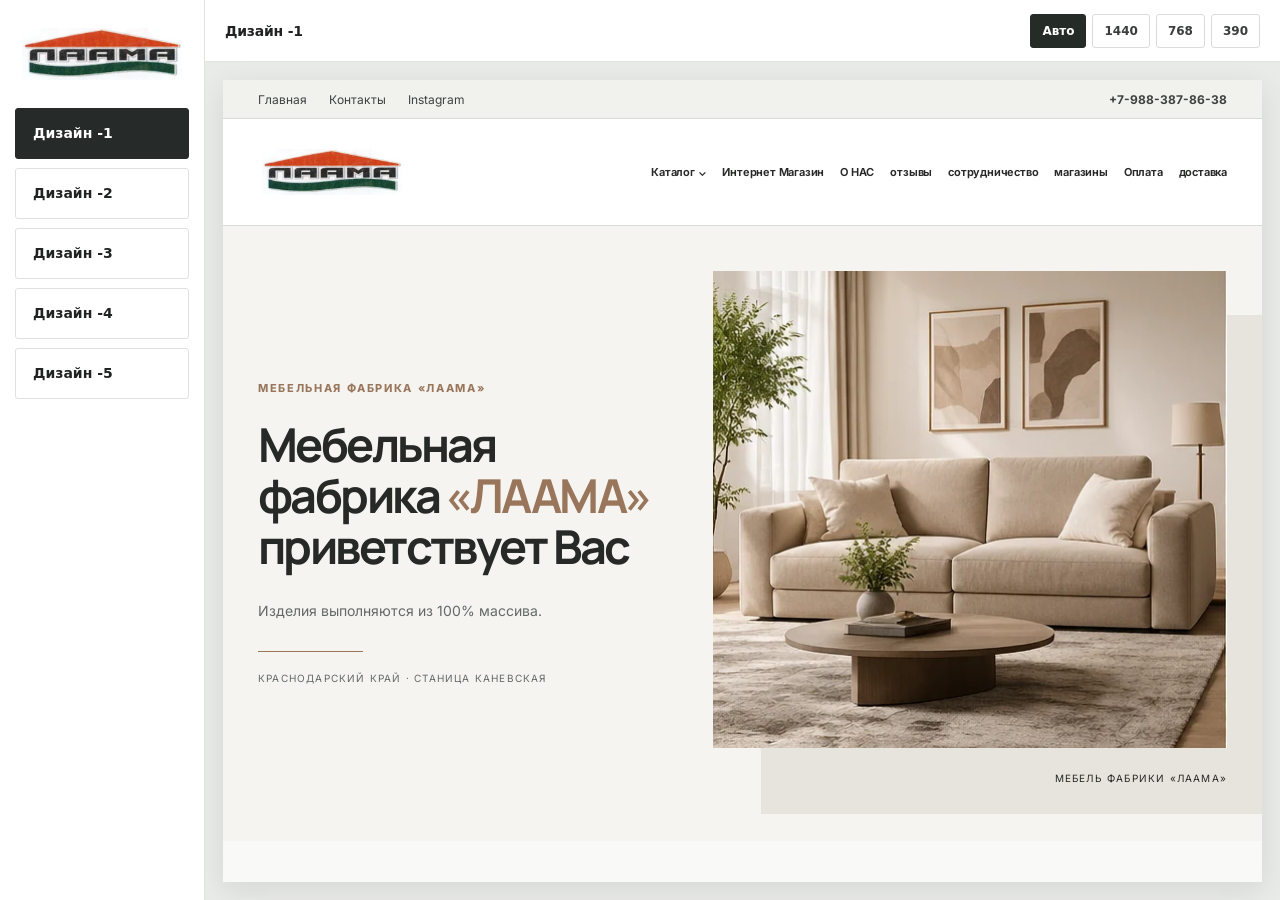
<file: index.html>
<!DOCTYPE html>
<html lang="ru">
<head>
  <meta charset="UTF-8">
  <meta name="viewport" content="width=device-width, initial-scale=1.0">
  <meta name="description" content="Пять вариантов редизайна мебельной фабрики ЛААМА">
  <meta name="robots" content="noindex,nofollow">
  <title>ЛААМА — дизайн</title>
  <link rel="icon" type="image/png" href="assets/logo.png">
  <link rel="stylesheet" href="css/preview.css">
  <script src="js/app.js" defer></script>
</head>
<body>
 <main class="app">
  <aside class="sidebar" aria-label="Выбор дизайна">
   <img src="assets/logo.png" class="demo-logo" alt="ЛААМА" width="160" height="51">
   <nav id="options" class="options" role="tablist" aria-label="Дизайны"></nav>
  </aside>
  <section class="viewer" aria-label="Просмотр макета">
   <header class="controls">
    <span id="control-name" class="control-info">Дизайн -1</span>
    <div class="devices" role="group" aria-label="Размер экрана">
     <button type="button" class="device active" data-device="auto" aria-pressed="true">Авто</button>
     <button type="button" class="device" data-device="desktop" aria-pressed="false">1440</button>
     <button type="button" class="device" data-device="tablet" aria-pressed="false">768</button>
     <button type="button" class="device" data-device="mobile" aria-pressed="false">390</button>
    </div>
   </header>
   <div class="stage" data-device="auto" id="stage">
    <iframe id="preview" class="preview" title="Дизайн -1" loading="eager"></iframe>
   </div>
  </section>
 </main>
</body>
</html>
</file>
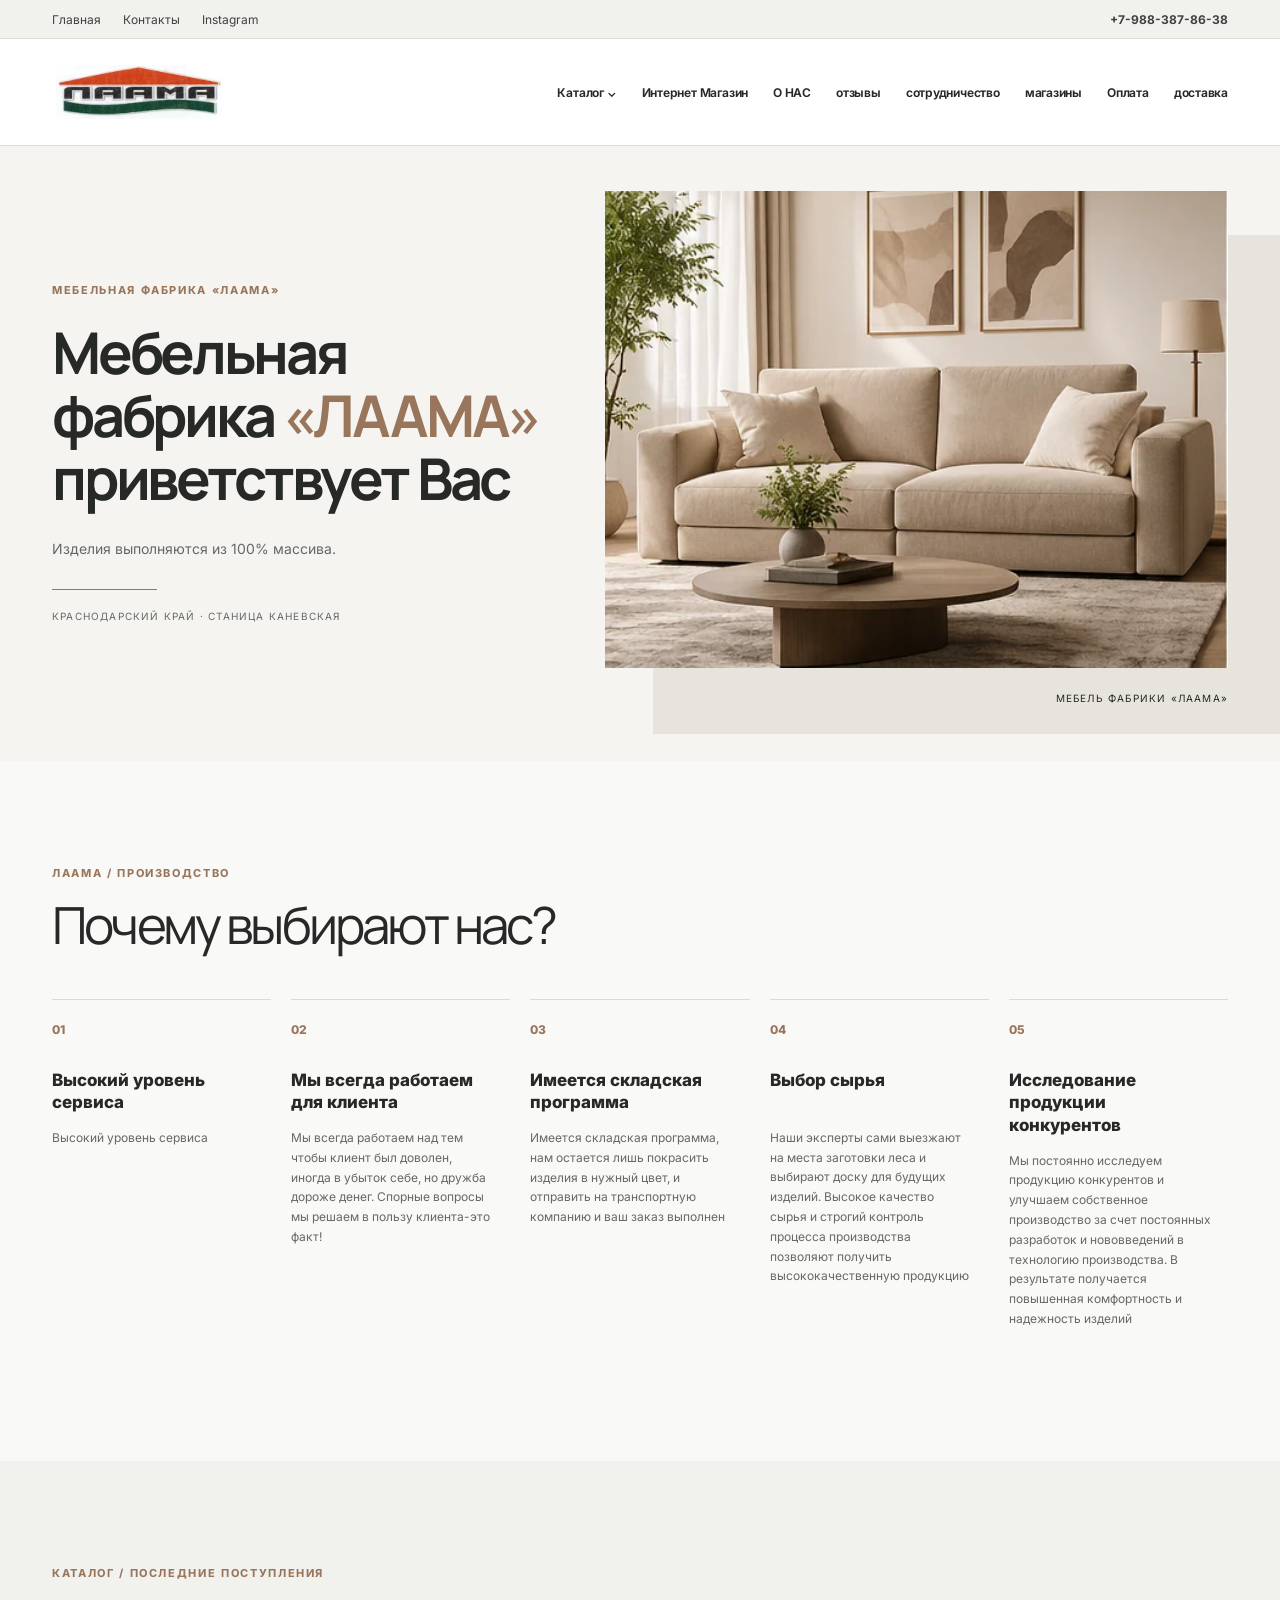
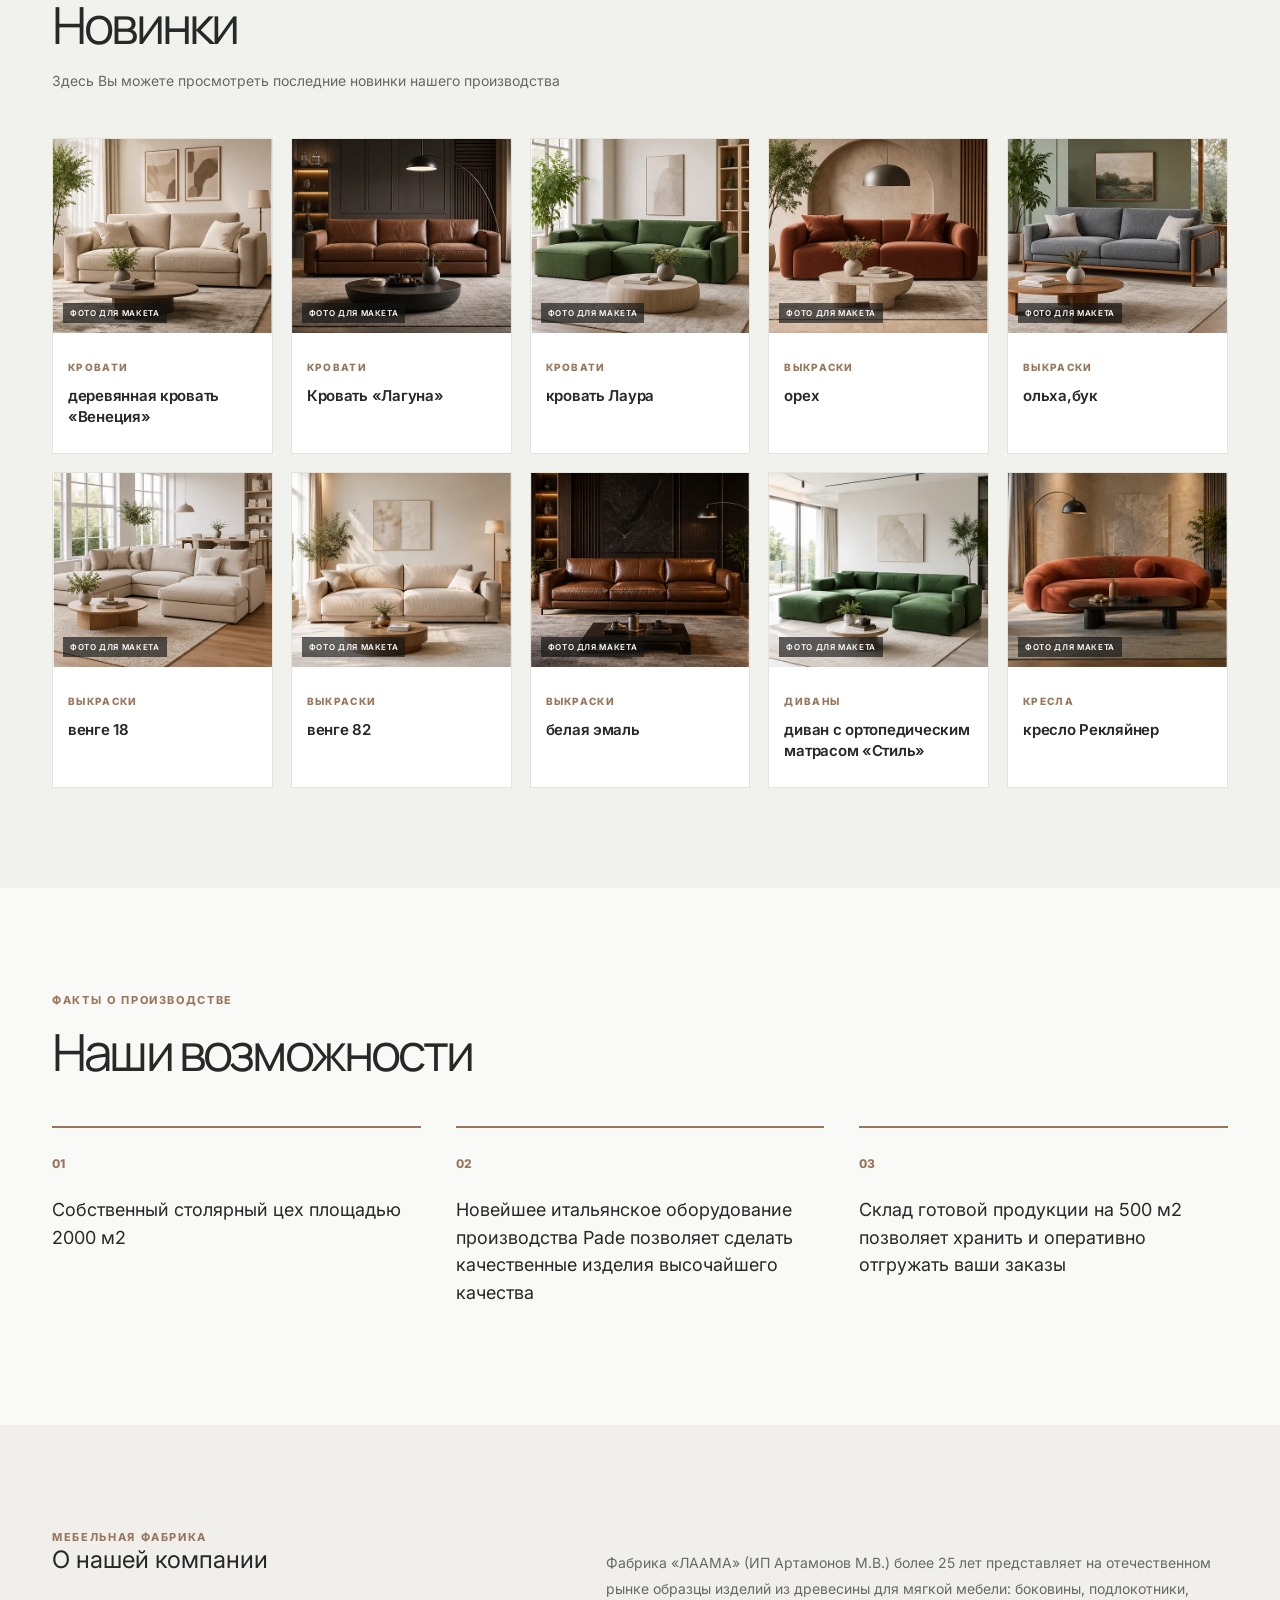
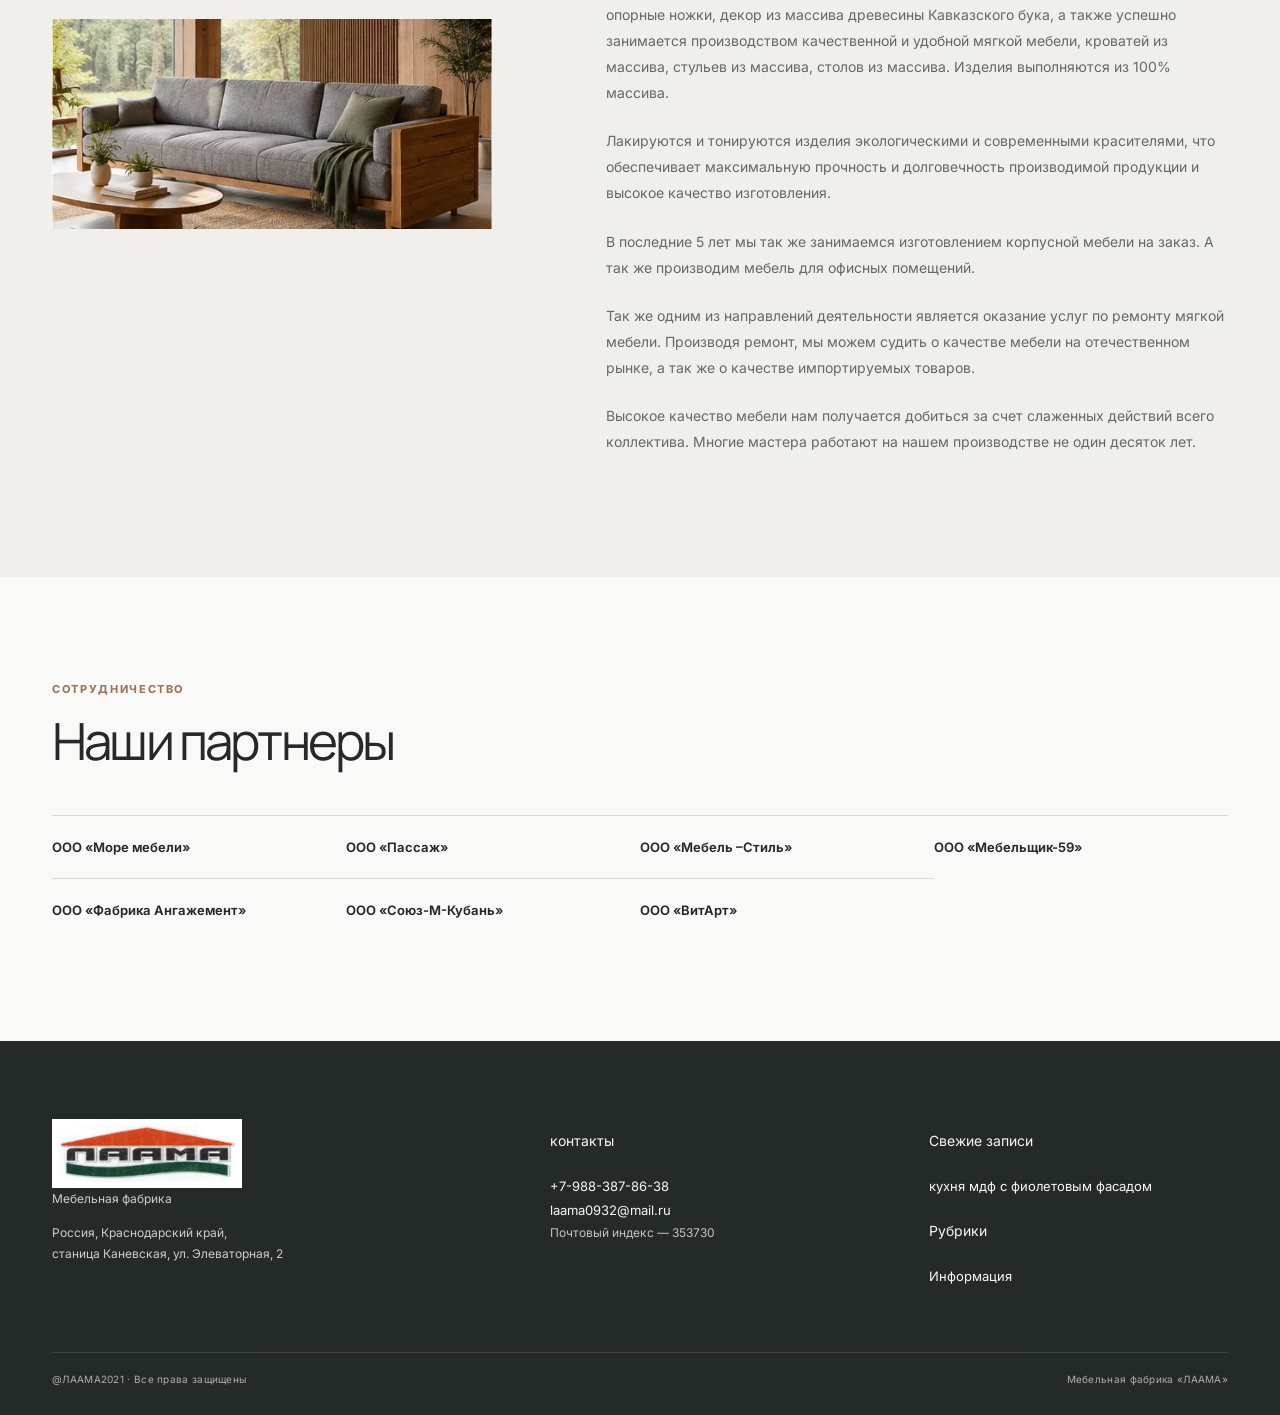
<file: design-1.html>
<!DOCTYPE html>
<html lang="ru"><head><meta charset="utf-8"/><meta content="width=device-width,initial-scale=1" name="viewport"/><title>ЛААМА — Дизайн -1</title><meta content="Визуальная концепция редизайна сайта laama24.ru" name="description"/><link href="css/site.css" rel="stylesheet"/></head><body class="theme-modern"><div class="topline"><div class="wrap topflex"><div class="toplinks"><a href="https://laama24.ru/">Главная</a><a href="https://laama24.ru/call/">Контакты</a><a href="https://laama24.ru/my-instagram-feed/">Instagram</a></div><a class="top-phone" href="tel:+79883878638">+7-988-387-86-38</a></div></div><header class="header"><div class="wrap header-grid"><a aria-label="ЛААМА · Главная" class="brand" href="https://laama24.ru/"><img alt="ЛААМА — мебельная фабрика" class="logo-image" src="assets/logo.png"/></a><nav aria-label="Основное меню" class="site-nav"><ul class="nav-list"><li class="catalog-holder"><a class="catalog-link" href="https://laama24.ru/">Каталог <span aria-hidden="true">⌄</span></a><ul class="catalog-panel"><li class="cat-group"><a href="https://laama24.ru/home/komplekt/">Деревянные подлокотники для диванов</a><ul class="cat-sub"><li><a href="https://laama24.ru/выкраски/">Выкраски</a></li><li><a href="https://laama24.ru/home/komplekt/">Деревянные подлокотники для диванов</a></li><li><a href="https://laama24.ru/divani/">Диваны</a></li></ul></li><li class="cat-group"><a href="https://laama24.ru/мебель/">мебель</a><ul class="cat-sub"><li><a href="https://laama24.ru/divani/">Диваны</a></li><li><a href="https://laama24.ru/кровати/">кровати</a></li><li><a href="https://laama24.ru/корпусная-мебель-на-заказ/">корпусная мебель на заказ</a></li><li><a href="https://laama24.ru/мебель-для-гостиниц/">Мебель для гостиниц</a></li><li><a href="https://laama24.ru/мебель/стулья-из-массива/">стулья из массива</a></li><li><a href="https://laama24.ru/мебель/столы/">столы из массива</a></li></ul></li></ul></li><li><a href="https://laama24.ru/shop/">Интернет Магазин</a></li><li><a href="https://laama24.ru/about/">О НАС</a></li><li><a href="https://laama24.ru/отзывы/">отзывы</a></li><li><a href="https://laama24.ru/сотрудничество/">сотрудничество</a></li><li><a href="https://laama24.ru/магазины/">магазины</a></li><li><a href="https://laama24.ru/оплата/">Оплата</a></li><li><a href="https://laama24.ru/доставка/">доставка</a></li></ul></nav></div></header><main><section class="hero"><div class="wrap hero-grid"><div class="hero-copy"><div class="eyebrow">МЕБЕЛЬНАЯ ФАБРИКА «ЛААМА»</div><h1>Мебельная фабрика <em>«ЛААМА»</em> приветствует Вас</h1><p>Изделия выполняются из 100% массива.</p><div class="hero-rule"></div><span class="hero-note">Краснодарский край · станица Каневская</span></div><div class="hero-visual"><div class="visual-shape"></div><div aria-label="Фотографии продукции" class="slider"><img alt="Временная демонстрационная фотография интерьера с диваном №1" class="slider-frame" fetchpriority="high" src="assets/sofa-01.webp" style="--slide:0"/><img alt="Временная демонстрационная фотография интерьера с диваном №2" class="slider-frame" loading="lazy" src="assets/sofa-02.webp" style="--slide:1"/><img alt="Временная демонстрационная фотография интерьера с диваном №3" class="slider-frame" loading="lazy" src="assets/sofa-03.webp" style="--slide:2"/><img alt="Временная демонстрационная фотография интерьера с диваном №4" class="slider-frame" loading="lazy" src="assets/sofa-04.webp" style="--slide:3"/><img alt="Временная демонстрационная фотография интерьера с диваном №5" class="slider-frame" loading="lazy" src="assets/sofa-05.webp" style="--slide:4"/><img alt="Временная демонстрационная фотография интерьера с диваном №6" class="slider-frame" loading="lazy" src="assets/sofa-06.webp" style="--slide:5"/><img alt="Временная демонстрационная фотография интерьера с диваном №7" class="slider-frame" loading="lazy" src="assets/sofa-07.webp" style="--slide:6"/><img alt="Временная демонстрационная фотография интерьера с диваном №8" class="slider-frame" loading="lazy" src="assets/sofa-08.webp" style="--slide:7"/><img alt="Временная демонстрационная фотография интерьера с диваном №9" class="slider-frame" loading="lazy" src="assets/sofa-09.webp" style="--slide:8"/><img alt="Временная демонстрационная фотография интерьера с диваном №10" class="slider-frame" loading="lazy" src="assets/sofa-10.webp" style="--slide:9"/><img alt="Временная демонстрационная фотография интерьера с диваном №11" class="slider-frame" loading="lazy" src="assets/sofa-11.webp" style="--slide:10"/><img alt="Временная демонстрационная фотография интерьера с диваном №12" class="slider-frame" loading="lazy" src="assets/sofa-12.webp" style="--slide:11"/></div><span class="visual-label">Мебель фабрики «ЛААМА»</span></div></div></section><section class="benefits sec wrap"><div class="section-title"><span class="eyebrow">ЛААМА / ПРОИЗВОДСТВО</span><h2>Почему выбирают нас?</h2></div><div class="benefit-grid"><article class="benefit"><span class="item-number">01</span><h3>Высокий уровень сервиса</h3><p>Высокий уровень сервиса</p></article><article class="benefit"><span class="item-number">02</span><h3>Мы всегда работаем для клиента</h3><p>Мы всегда работаем над тем чтобы клиент был доволен, иногда в убыток себе, но дружба дороже денег. Спорные вопросы мы решаем в пользу клиента-это факт!</p></article><article class="benefit"><span class="item-number">03</span><h3>Имеется складская программа</h3><p>Имеется складская программа, нам остается лишь покрасить изделия в нужный цвет, и отправить на транспортную компанию и ваш заказ выполнен</p></article><article class="benefit"><span class="item-number">04</span><h3>Выбор сырья</h3><p>Наши эксперты сами выезжают на места заготовки леса и выбирают доску для будущих изделий. Высокое качество сырья и строгий контроль процесса производства позволяют получить высококачественную продукцию</p></article><article class="benefit"><span class="item-number">05</span><h3>Исследование продукции конкурентов</h3><p>Мы постоянно исследуем продукцию конкурентов и улучшаем собственное производство за счет постоянных разработок и нововведений в технологию производства. В результате получается повышенная комфортность и надежность изделий</p></article></div></section><section class="novelties sec"><div class="wrap"><div class="section-title"><span class="eyebrow">КАТАЛОГ / ПОСЛЕДНИЕ ПОСТУПЛЕНИЯ</span><h2>Новинки</h2><p>Здесь Вы можете просмотреть последние новинки нашего производства</p></div><div class="product-grid"><a class="product product-1" href="https://laama24.ru/portfolio/деревянная-кровать-венеция/"><div class="product-img"><img alt="Демонстрационная фотография дивана — временное оформление макета" loading="lazy" src="assets/sofa-01.webp"/><span class="photo-demo-note">Фото для макета</span></div><div class="product-meta"><span class="product-category">Кровати</span><h3>деревянная кровать «Венеция»</h3></div></a><a class="product product-2" href="https://laama24.ru/portfolio/кровать-лагуна/"><div class="product-img"><img alt="Демонстрационная фотография дивана — временное оформление макета" loading="lazy" src="assets/sofa-02.webp"/><span class="photo-demo-note">Фото для макета</span></div><div class="product-meta"><span class="product-category">Кровати</span><h3>Кровать «Лагуна»</h3></div></a><a class="product product-3" href="https://laama24.ru/portfolio/кровать-лаура/"><div class="product-img"><img alt="Демонстрационная фотография дивана — временное оформление макета" loading="lazy" src="assets/sofa-03.webp"/><span class="photo-demo-note">Фото для макета</span></div><div class="product-meta"><span class="product-category">Кровати</span><h3>кровать Лаура</h3></div></a><a class="product product-4" href="https://laama24.ru/portfolio/орех/"><div class="product-img"><img alt="Демонстрационная фотография дивана — временное оформление макета" loading="lazy" src="assets/sofa-04.webp"/><span class="photo-demo-note">Фото для макета</span></div><div class="product-meta"><span class="product-category">Выкраски</span><h3>орех</h3></div></a><a class="product product-5" href="https://laama24.ru/portfolio/ольхабук/"><div class="product-img"><img alt="Демонстрационная фотография дивана — временное оформление макета" loading="lazy" src="assets/sofa-05.webp"/><span class="photo-demo-note">Фото для макета</span></div><div class="product-meta"><span class="product-category">Выкраски</span><h3>ольха,бук</h3></div></a><a class="product product-6" href="https://laama24.ru/portfolio/венге-18/"><div class="product-img"><img alt="Демонстрационная фотография дивана — временное оформление макета" loading="lazy" src="assets/sofa-06.webp"/><span class="photo-demo-note">Фото для макета</span></div><div class="product-meta"><span class="product-category">Выкраски</span><h3>венге 18</h3></div></a><a class="product product-7" href="https://laama24.ru/portfolio/венге-82/"><div class="product-img"><img alt="Демонстрационная фотография дивана — временное оформление макета" loading="lazy" src="assets/sofa-07.webp"/><span class="photo-demo-note">Фото для макета</span></div><div class="product-meta"><span class="product-category">Выкраски</span><h3>венге 82</h3></div></a><a class="product product-8" href="https://laama24.ru/portfolio/белая-эмаль/"><div class="product-img"><img alt="Демонстрационная фотография дивана — временное оформление макета" loading="lazy" src="assets/sofa-08.webp"/><span class="photo-demo-note">Фото для макета</span></div><div class="product-meta"><span class="product-category">Выкраски</span><h3>белая эмаль</h3></div></a><a class="product product-9" href="https://laama24.ru/portfolio/диван-стиль/"><div class="product-img"><img alt="Демонстрационная фотография дивана — временное оформление макета" loading="lazy" src="assets/sofa-09.webp"/><span class="photo-demo-note">Фото для макета</span></div><div class="product-meta"><span class="product-category">Диваны</span><h3>диван с ортопедическим матрасом «Стиль»</h3></div></a><a class="product product-10" href="https://laama24.ru/portfolio/кресло-рекляйнер/"><div class="product-img"><img alt="Демонстрационная фотография дивана — временное оформление макета" loading="lazy" src="assets/sofa-10.webp"/><span class="photo-demo-note">Фото для макета</span></div><div class="product-meta"><span class="product-category">Кресла</span><h3>кресло Рекляйнер</h3></div></a></div></div></section><section class="capacities sec"><div class="wrap"><div class="section-title"><span class="eyebrow">ФАКТЫ О ПРОИЗВОДСТВЕ</span><h2>Наши возможности</h2></div><div class="capacity-grid"><div class="capacity"><span class="item-number">01</span><p>Собственный столярный цех площадью 2000 м2</p></div><div class="capacity"><span class="item-number">02</span><p>Новейшее итальянское оборудование производства Pade позволяет сделать качественные изделия высочайшего качества</p></div><div class="capacity"><span class="item-number">03</span><p>Склад готовой продукции на 500 м2 позволяет хранить и оперативно отгружать ваши заказы</p></div></div></div></section><section class="about sec"><div class="wrap about-layout"><div class="about-heading"><span class="eyebrow">МЕБЕЛЬНАЯ ФАБРИКА</span><h2>О нашей компании</h2><div class="about-photo"><img alt="Демонстрационный интерьер с диваном" loading="lazy" src="assets/sofa-11.webp"/></div></div><div class="about-copy"><p>Фабрика «ЛААМА» (ИП Артамонов М.В.) более 25 лет представляет на отечественном рынке образцы изделий из древесины для мягкой мебели: боковины, подлокотники, опорные ножки, декор из массива древесины Кавказского бука, а также успешно занимается производством качественной и удобной мягкой мебели, кроватей из массива, стульев из массива, столов из массива. Изделия выполняются из 100% массива.</p><p>Лакируются и тонируются изделия экологическими и современными красителями, что обеспечивает максимальную прочность и долговечность производимой продукции и высокое качество изготовления.</p><p>В последние 5 лет мы так же занимаемся изготовлением корпусной мебели на заказ. А так же производим мебель для офисных помещений.</p><p>Так же одним из направлений деятельности является оказание услуг по ремонту мягкой мебели. Производя ремонт, мы можем судить о качестве мебели на отечественном рынке, а так же о качестве импортируемых товаров.</p><p>Высокое качество мебели нам получается добиться за счет слаженных действий всего коллектива. Многие мастера работают на нашем производстве не один десяток лет.</p></div></div></section><section class="partners sec"><div class="wrap"><div class="section-title"><span class="eyebrow">СОТРУДНИЧЕСТВО</span><h2>Наши партнеры</h2></div><div class="partner-grid"><span>ООО «Море мебели»</span><span>ООО «Пассаж»</span><span>ООО «Мебель –Стиль»</span><span>ООО «Мебельщик-59»</span><span>ООО «Фабрика Ангажемент»</span><span>ООО «Союз-М-Кубань»</span><span>ООО «ВитАрт»</span></div></div></section></main><footer class="site-footer"><div class="wrap foot-grid"><div class="foot-brand"><div class="foot-name"><img alt="Логотип мебельной фабрики ЛААМА" class="footer-logo" src="assets/logo.png"/></div><p>Мебельная фабрика</p><p>Россия, Краснодарский край,<br/>станица Каневская, ул. Элеваторная, 2</p></div><div class="foot-contact"><h3>контакты</h3><span>+7-988-387-86-38</span><span>laama0932@mail.ru</span><p>Почтовый индекс — 353730</p></div><div class="foot-posts"><h3>Свежие записи</h3><a href="https://laama24.ru/кухня-мдф-с-фиолетовым-фасадом/">кухня мдф с фиолетовым фасадом</a><h3 class="rubrics-h">Рубрики</h3><a href="https://laama24.ru/category/без-рубрики/">Информация</a></div></div><div class="wrap foot-bottom"><span>@ЛААМА2021 · Все права защищены</span><span>Мебельная фабрика «ЛААМА»</span></div></footer></body></html>
</file>
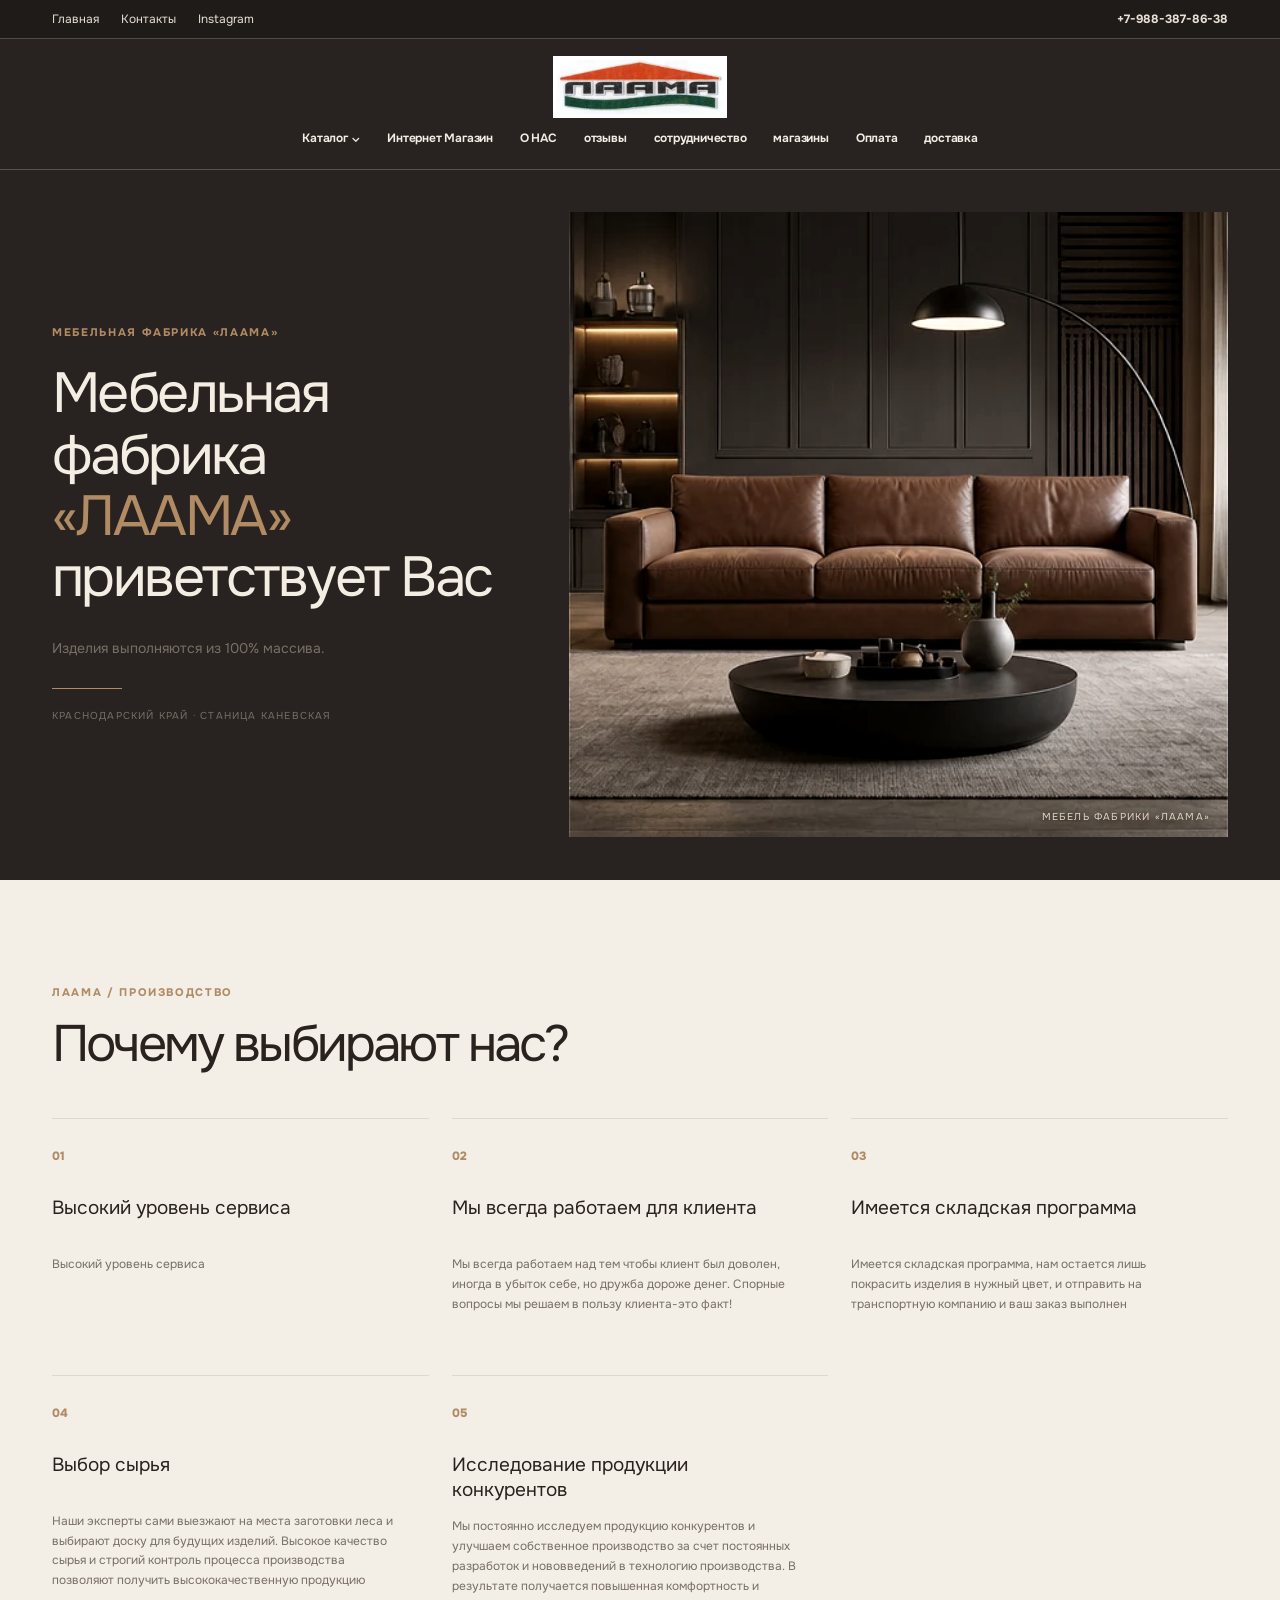
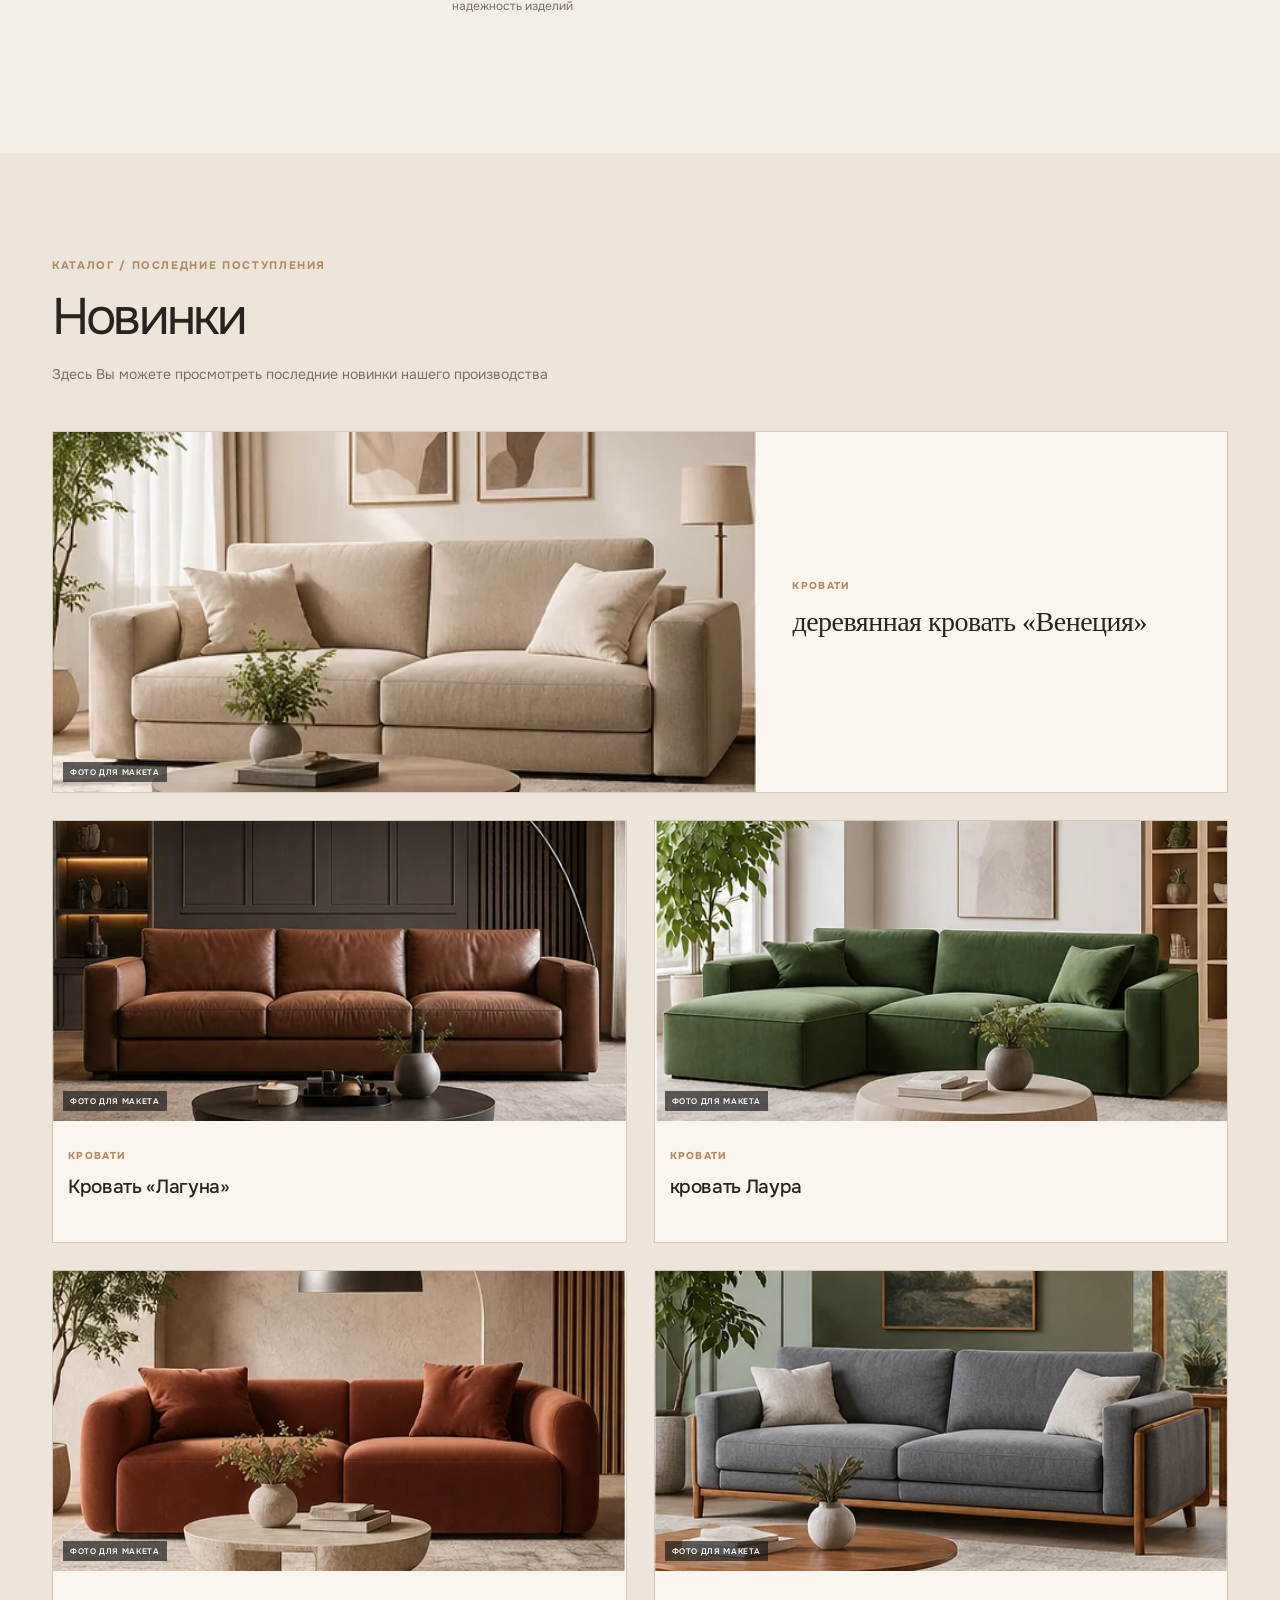
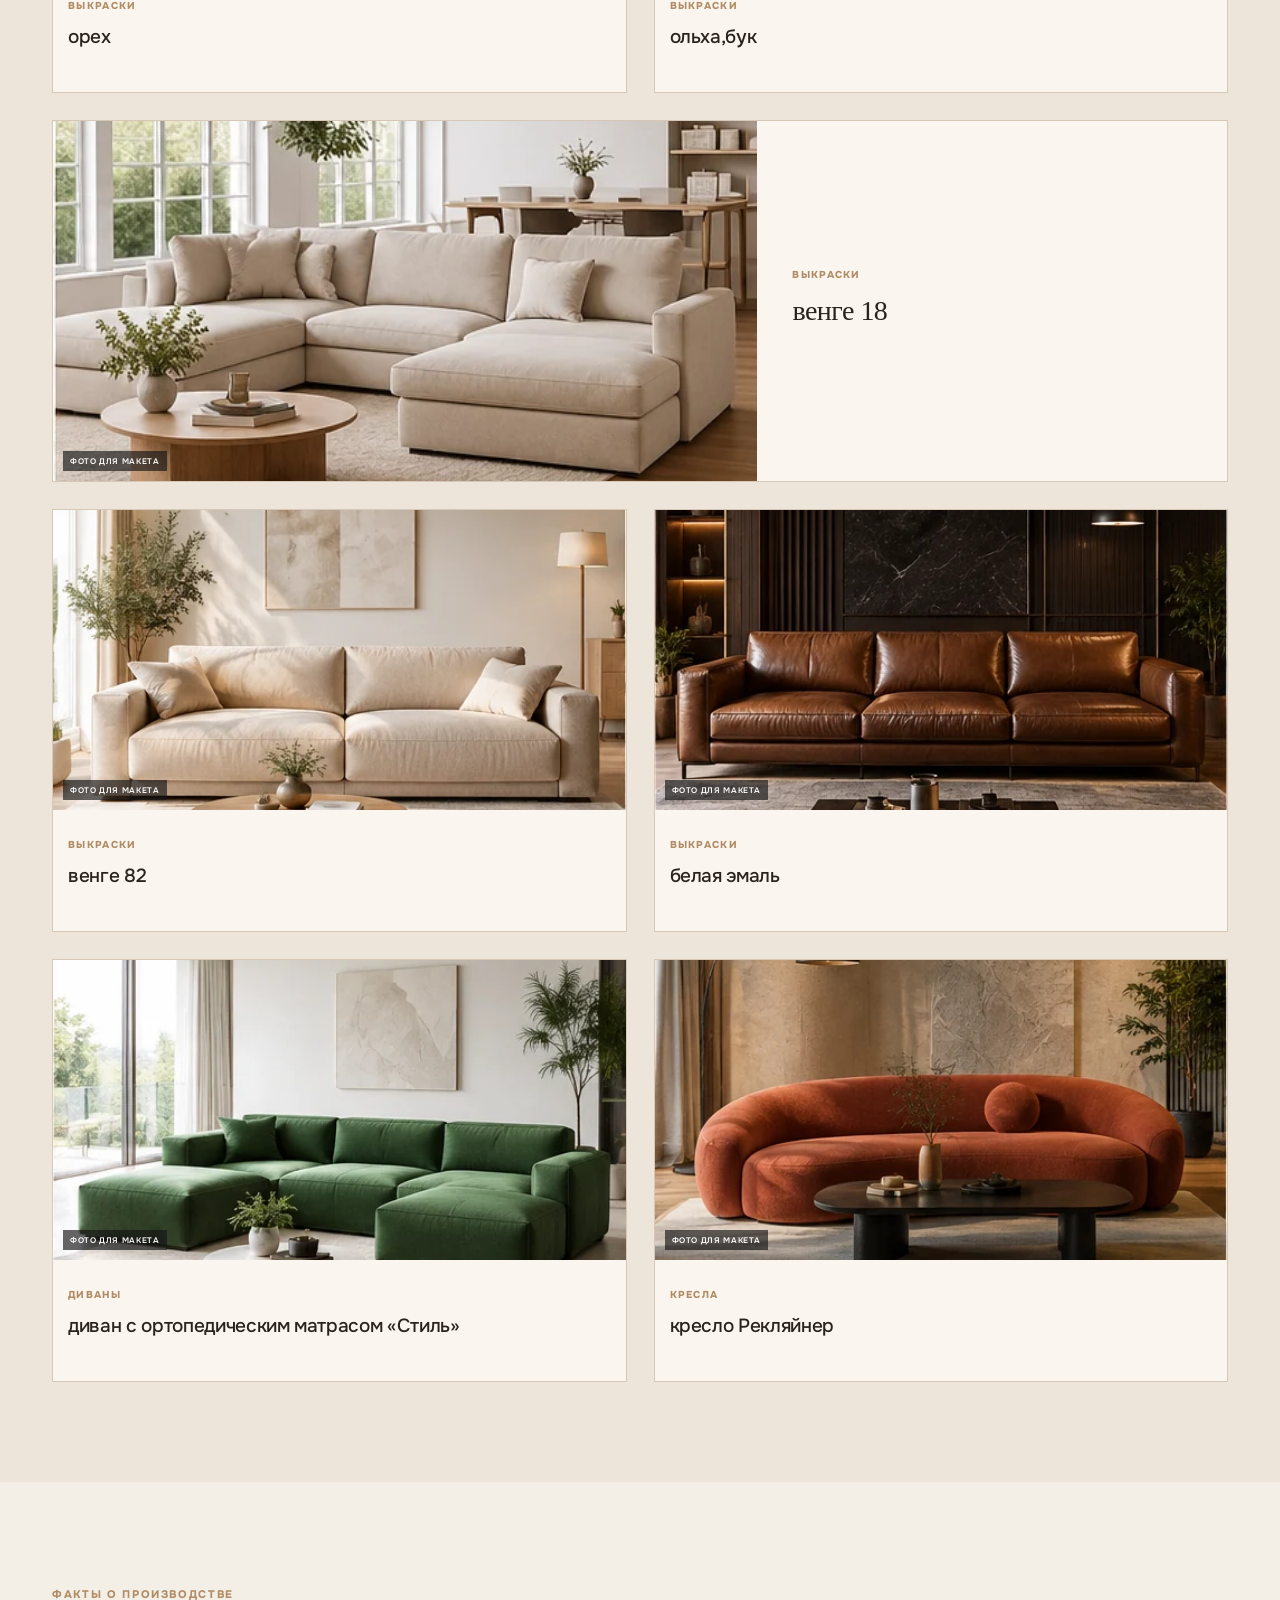
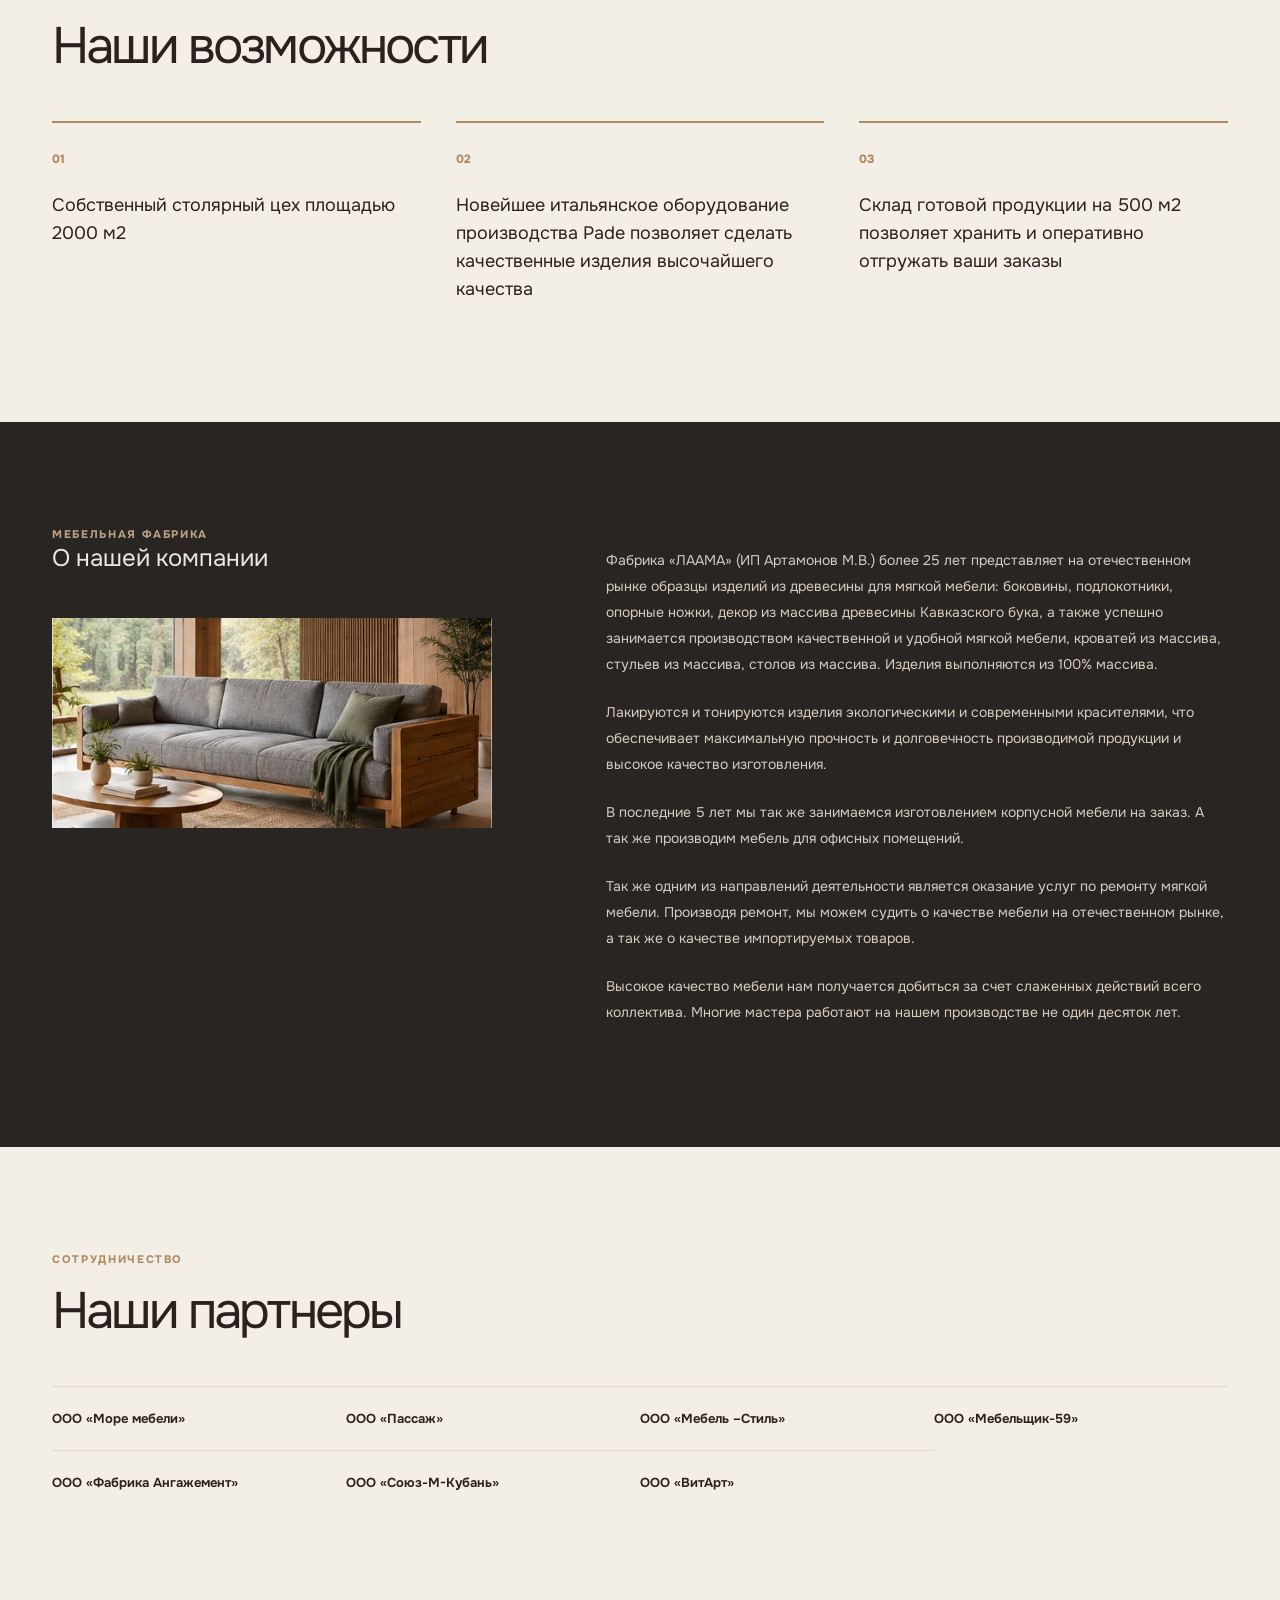
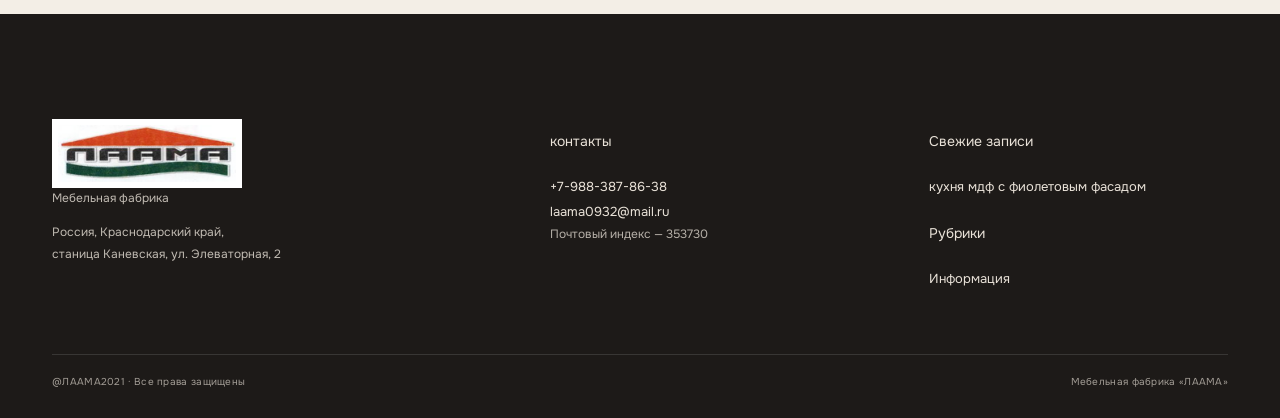
<file: design-2.html>
<!DOCTYPE html>
<html lang="ru"><head><meta charset="utf-8"/><meta content="width=device-width,initial-scale=1" name="viewport"/><title>ЛААМА — Дизайн -2</title><meta content="Визуальная концепция редизайна сайта laama24.ru" name="description"/><link href="css/site.css" rel="stylesheet"/></head><body class="theme-premium"><div class="topline"><div class="wrap topflex"><div class="toplinks"><a href="https://laama24.ru/">Главная</a><a href="https://laama24.ru/call/">Контакты</a><a href="https://laama24.ru/my-instagram-feed/">Instagram</a></div><a class="top-phone" href="tel:+79883878638">+7-988-387-86-38</a></div></div><header class="header"><div class="wrap header-grid"><a aria-label="ЛААМА · Главная" class="brand" href="https://laama24.ru/"><img alt="ЛААМА — мебельная фабрика" class="logo-image" src="assets/logo.png"/></a><nav aria-label="Основное меню" class="site-nav"><ul class="nav-list"><li class="catalog-holder"><a class="catalog-link" href="https://laama24.ru/">Каталог <span aria-hidden="true">⌄</span></a><ul class="catalog-panel"><li class="cat-group"><a href="https://laama24.ru/home/komplekt/">Деревянные подлокотники для диванов</a><ul class="cat-sub"><li><a href="https://laama24.ru/выкраски/">Выкраски</a></li><li><a href="https://laama24.ru/home/komplekt/">Деревянные подлокотники для диванов</a></li><li><a href="https://laama24.ru/divani/">Диваны</a></li></ul></li><li class="cat-group"><a href="https://laama24.ru/мебель/">мебель</a><ul class="cat-sub"><li><a href="https://laama24.ru/divani/">Диваны</a></li><li><a href="https://laama24.ru/кровати/">кровати</a></li><li><a href="https://laama24.ru/корпусная-мебель-на-заказ/">корпусная мебель на заказ</a></li><li><a href="https://laama24.ru/мебель-для-гостиниц/">Мебель для гостиниц</a></li><li><a href="https://laama24.ru/мебель/стулья-из-массива/">стулья из массива</a></li><li><a href="https://laama24.ru/мебель/столы/">столы из массива</a></li></ul></li></ul></li><li><a href="https://laama24.ru/shop/">Интернет Магазин</a></li><li><a href="https://laama24.ru/about/">О НАС</a></li><li><a href="https://laama24.ru/отзывы/">отзывы</a></li><li><a href="https://laama24.ru/сотрудничество/">сотрудничество</a></li><li><a href="https://laama24.ru/магазины/">магазины</a></li><li><a href="https://laama24.ru/оплата/">Оплата</a></li><li><a href="https://laama24.ru/доставка/">доставка</a></li></ul></nav></div></header><main><section class="hero"><div class="wrap hero-grid"><div class="hero-copy"><div class="eyebrow">МЕБЕЛЬНАЯ ФАБРИКА «ЛААМА»</div><h1>Мебельная фабрика <em>«ЛААМА»</em> приветствует Вас</h1><p>Изделия выполняются из 100% массива.</p><div class="hero-rule"></div><span class="hero-note">Краснодарский край · станица Каневская</span></div><div class="hero-visual"><div class="visual-shape"></div><div aria-label="Фотографии продукции" class="slider"><img alt="Временная демонстрационная фотография интерьера с диваном №2" class="slider-frame" fetchpriority="high" src="assets/sofa-02.webp" style="--slide:0"/><img alt="Временная демонстрационная фотография интерьера с диваном №1" class="slider-frame" loading="lazy" src="assets/sofa-01.webp" style="--slide:1"/><img alt="Временная демонстрационная фотография интерьера с диваном №3" class="slider-frame" loading="lazy" src="assets/sofa-03.webp" style="--slide:2"/><img alt="Временная демонстрационная фотография интерьера с диваном №4" class="slider-frame" loading="lazy" src="assets/sofa-04.webp" style="--slide:3"/><img alt="Временная демонстрационная фотография интерьера с диваном №5" class="slider-frame" loading="lazy" src="assets/sofa-05.webp" style="--slide:4"/><img alt="Временная демонстрационная фотография интерьера с диваном №6" class="slider-frame" loading="lazy" src="assets/sofa-06.webp" style="--slide:5"/><img alt="Временная демонстрационная фотография интерьера с диваном №7" class="slider-frame" loading="lazy" src="assets/sofa-07.webp" style="--slide:6"/><img alt="Временная демонстрационная фотография интерьера с диваном №8" class="slider-frame" loading="lazy" src="assets/sofa-08.webp" style="--slide:7"/><img alt="Временная демонстрационная фотография интерьера с диваном №9" class="slider-frame" loading="lazy" src="assets/sofa-09.webp" style="--slide:8"/><img alt="Временная демонстрационная фотография интерьера с диваном №10" class="slider-frame" loading="lazy" src="assets/sofa-10.webp" style="--slide:9"/><img alt="Временная демонстрационная фотография интерьера с диваном №11" class="slider-frame" loading="lazy" src="assets/sofa-11.webp" style="--slide:10"/><img alt="Временная демонстрационная фотография интерьера с диваном №12" class="slider-frame" loading="lazy" src="assets/sofa-12.webp" style="--slide:11"/></div><span class="visual-label">Мебель фабрики «ЛААМА»</span></div></div></section><section class="benefits sec wrap"><div class="section-title"><span class="eyebrow">ЛААМА / ПРОИЗВОДСТВО</span><h2>Почему выбирают нас?</h2></div><div class="benefit-grid"><article class="benefit"><span class="item-number">01</span><h3>Высокий уровень сервиса</h3><p>Высокий уровень сервиса</p></article><article class="benefit"><span class="item-number">02</span><h3>Мы всегда работаем для клиента</h3><p>Мы всегда работаем над тем чтобы клиент был доволен, иногда в убыток себе, но дружба дороже денег. Спорные вопросы мы решаем в пользу клиента-это факт!</p></article><article class="benefit"><span class="item-number">03</span><h3>Имеется складская программа</h3><p>Имеется складская программа, нам остается лишь покрасить изделия в нужный цвет, и отправить на транспортную компанию и ваш заказ выполнен</p></article><article class="benefit"><span class="item-number">04</span><h3>Выбор сырья</h3><p>Наши эксперты сами выезжают на места заготовки леса и выбирают доску для будущих изделий. Высокое качество сырья и строгий контроль процесса производства позволяют получить высококачественную продукцию</p></article><article class="benefit"><span class="item-number">05</span><h3>Исследование продукции конкурентов</h3><p>Мы постоянно исследуем продукцию конкурентов и улучшаем собственное производство за счет постоянных разработок и нововведений в технологию производства. В результате получается повышенная комфортность и надежность изделий</p></article></div></section><section class="novelties sec"><div class="wrap"><div class="section-title"><span class="eyebrow">КАТАЛОГ / ПОСЛЕДНИЕ ПОСТУПЛЕНИЯ</span><h2>Новинки</h2><p>Здесь Вы можете просмотреть последние новинки нашего производства</p></div><div class="product-grid"><a class="product product-1" href="https://laama24.ru/portfolio/деревянная-кровать-венеция/"><div class="product-img"><img alt="Демонстрационная фотография дивана — временное оформление макета" loading="lazy" src="assets/sofa-01.webp"/><span class="photo-demo-note">Фото для макета</span></div><div class="product-meta"><span class="product-category">Кровати</span><h3>деревянная кровать «Венеция»</h3></div></a><a class="product product-2" href="https://laama24.ru/portfolio/кровать-лагуна/"><div class="product-img"><img alt="Демонстрационная фотография дивана — временное оформление макета" loading="lazy" src="assets/sofa-02.webp"/><span class="photo-demo-note">Фото для макета</span></div><div class="product-meta"><span class="product-category">Кровати</span><h3>Кровать «Лагуна»</h3></div></a><a class="product product-3" href="https://laama24.ru/portfolio/кровать-лаура/"><div class="product-img"><img alt="Демонстрационная фотография дивана — временное оформление макета" loading="lazy" src="assets/sofa-03.webp"/><span class="photo-demo-note">Фото для макета</span></div><div class="product-meta"><span class="product-category">Кровати</span><h3>кровать Лаура</h3></div></a><a class="product product-4" href="https://laama24.ru/portfolio/орех/"><div class="product-img"><img alt="Демонстрационная фотография дивана — временное оформление макета" loading="lazy" src="assets/sofa-04.webp"/><span class="photo-demo-note">Фото для макета</span></div><div class="product-meta"><span class="product-category">Выкраски</span><h3>орех</h3></div></a><a class="product product-5" href="https://laama24.ru/portfolio/ольхабук/"><div class="product-img"><img alt="Демонстрационная фотография дивана — временное оформление макета" loading="lazy" src="assets/sofa-05.webp"/><span class="photo-demo-note">Фото для макета</span></div><div class="product-meta"><span class="product-category">Выкраски</span><h3>ольха,бук</h3></div></a><a class="product product-6" href="https://laama24.ru/portfolio/венге-18/"><div class="product-img"><img alt="Демонстрационная фотография дивана — временное оформление макета" loading="lazy" src="assets/sofa-06.webp"/><span class="photo-demo-note">Фото для макета</span></div><div class="product-meta"><span class="product-category">Выкраски</span><h3>венге 18</h3></div></a><a class="product product-7" href="https://laama24.ru/portfolio/венге-82/"><div class="product-img"><img alt="Демонстрационная фотография дивана — временное оформление макета" loading="lazy" src="assets/sofa-07.webp"/><span class="photo-demo-note">Фото для макета</span></div><div class="product-meta"><span class="product-category">Выкраски</span><h3>венге 82</h3></div></a><a class="product product-8" href="https://laama24.ru/portfolio/белая-эмаль/"><div class="product-img"><img alt="Демонстрационная фотография дивана — временное оформление макета" loading="lazy" src="assets/sofa-08.webp"/><span class="photo-demo-note">Фото для макета</span></div><div class="product-meta"><span class="product-category">Выкраски</span><h3>белая эмаль</h3></div></a><a class="product product-9" href="https://laama24.ru/portfolio/диван-стиль/"><div class="product-img"><img alt="Демонстрационная фотография дивана — временное оформление макета" loading="lazy" src="assets/sofa-09.webp"/><span class="photo-demo-note">Фото для макета</span></div><div class="product-meta"><span class="product-category">Диваны</span><h3>диван с ортопедическим матрасом «Стиль»</h3></div></a><a class="product product-10" href="https://laama24.ru/portfolio/кресло-рекляйнер/"><div class="product-img"><img alt="Демонстрационная фотография дивана — временное оформление макета" loading="lazy" src="assets/sofa-10.webp"/><span class="photo-demo-note">Фото для макета</span></div><div class="product-meta"><span class="product-category">Кресла</span><h3>кресло Рекляйнер</h3></div></a></div></div></section><section class="capacities sec"><div class="wrap"><div class="section-title"><span class="eyebrow">ФАКТЫ О ПРОИЗВОДСТВЕ</span><h2>Наши возможности</h2></div><div class="capacity-grid"><div class="capacity"><span class="item-number">01</span><p>Собственный столярный цех площадью 2000 м2</p></div><div class="capacity"><span class="item-number">02</span><p>Новейшее итальянское оборудование производства Pade позволяет сделать качественные изделия высочайшего качества</p></div><div class="capacity"><span class="item-number">03</span><p>Склад готовой продукции на 500 м2 позволяет хранить и оперативно отгружать ваши заказы</p></div></div></div></section><section class="about sec"><div class="wrap about-layout"><div class="about-heading"><span class="eyebrow">МЕБЕЛЬНАЯ ФАБРИКА</span><h2>О нашей компании</h2><div class="about-photo"><img alt="Демонстрационный интерьер с диваном" loading="lazy" src="assets/sofa-11.webp"/></div></div><div class="about-copy"><p>Фабрика «ЛААМА» (ИП Артамонов М.В.) более 25 лет представляет на отечественном рынке образцы изделий из древесины для мягкой мебели: боковины, подлокотники, опорные ножки, декор из массива древесины Кавказского бука, а также успешно занимается производством качественной и удобной мягкой мебели, кроватей из массива, стульев из массива, столов из массива. Изделия выполняются из 100% массива.</p><p>Лакируются и тонируются изделия экологическими и современными красителями, что обеспечивает максимальную прочность и долговечность производимой продукции и высокое качество изготовления.</p><p>В последние 5 лет мы так же занимаемся изготовлением корпусной мебели на заказ. А так же производим мебель для офисных помещений.</p><p>Так же одним из направлений деятельности является оказание услуг по ремонту мягкой мебели. Производя ремонт, мы можем судить о качестве мебели на отечественном рынке, а так же о качестве импортируемых товаров.</p><p>Высокое качество мебели нам получается добиться за счет слаженных действий всего коллектива. Многие мастера работают на нашем производстве не один десяток лет.</p></div></div></section><section class="partners sec"><div class="wrap"><div class="section-title"><span class="eyebrow">СОТРУДНИЧЕСТВО</span><h2>Наши партнеры</h2></div><div class="partner-grid"><span>ООО «Море мебели»</span><span>ООО «Пассаж»</span><span>ООО «Мебель –Стиль»</span><span>ООО «Мебельщик-59»</span><span>ООО «Фабрика Ангажемент»</span><span>ООО «Союз-М-Кубань»</span><span>ООО «ВитАрт»</span></div></div></section></main><footer class="site-footer"><div class="wrap foot-grid"><div class="foot-brand"><div class="foot-name"><img alt="Логотип мебельной фабрики ЛААМА" class="footer-logo" src="assets/logo.png"/></div><p>Мебельная фабрика</p><p>Россия, Краснодарский край,<br/>станица Каневская, ул. Элеваторная, 2</p></div><div class="foot-contact"><h3>контакты</h3><span>+7-988-387-86-38</span><span>laama0932@mail.ru</span><p>Почтовый индекс — 353730</p></div><div class="foot-posts"><h3>Свежие записи</h3><a href="https://laama24.ru/кухня-мдф-с-фиолетовым-фасадом/">кухня мдф с фиолетовым фасадом</a><h3 class="rubrics-h">Рубрики</h3><a href="https://laama24.ru/category/без-рубрики/">Информация</a></div></div><div class="wrap foot-bottom"><span>@ЛААМА2021 · Все права защищены</span><span>Мебельная фабрика «ЛААМА»</span></div></footer></body></html>
</file>
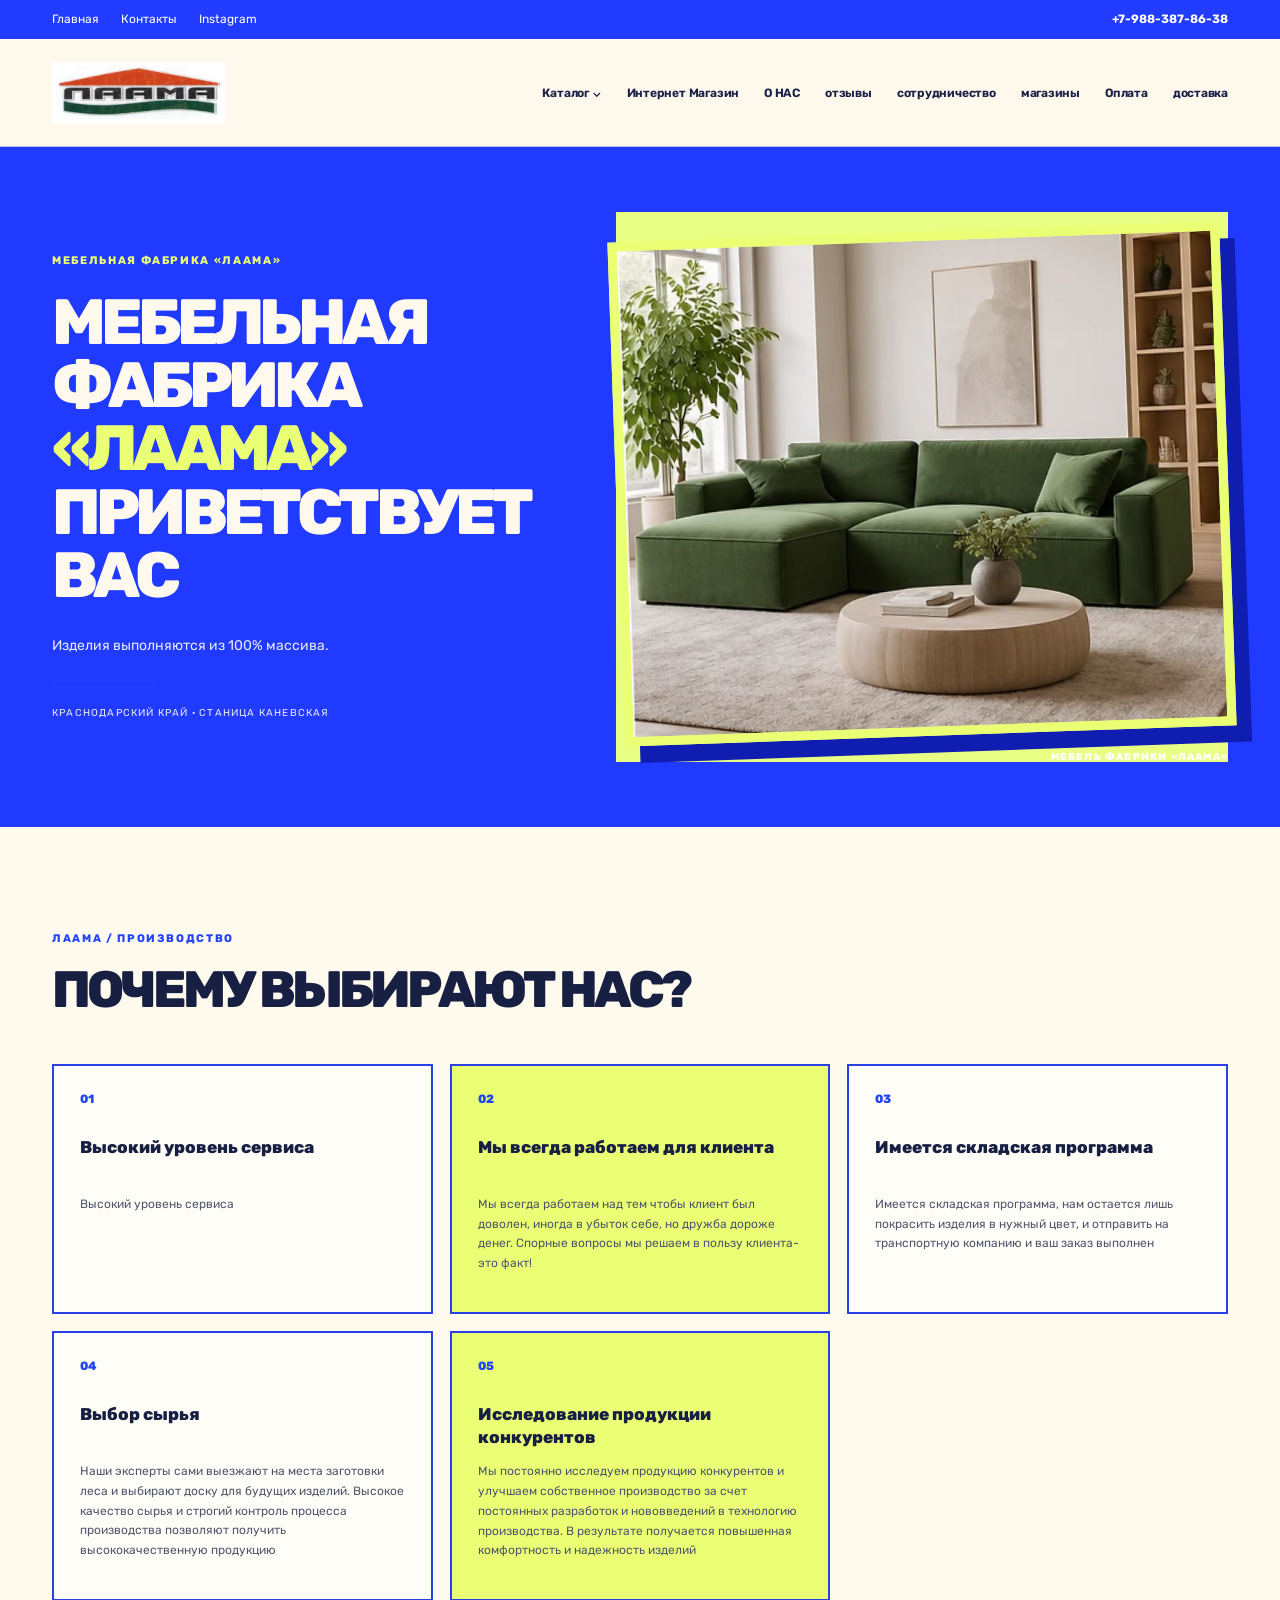
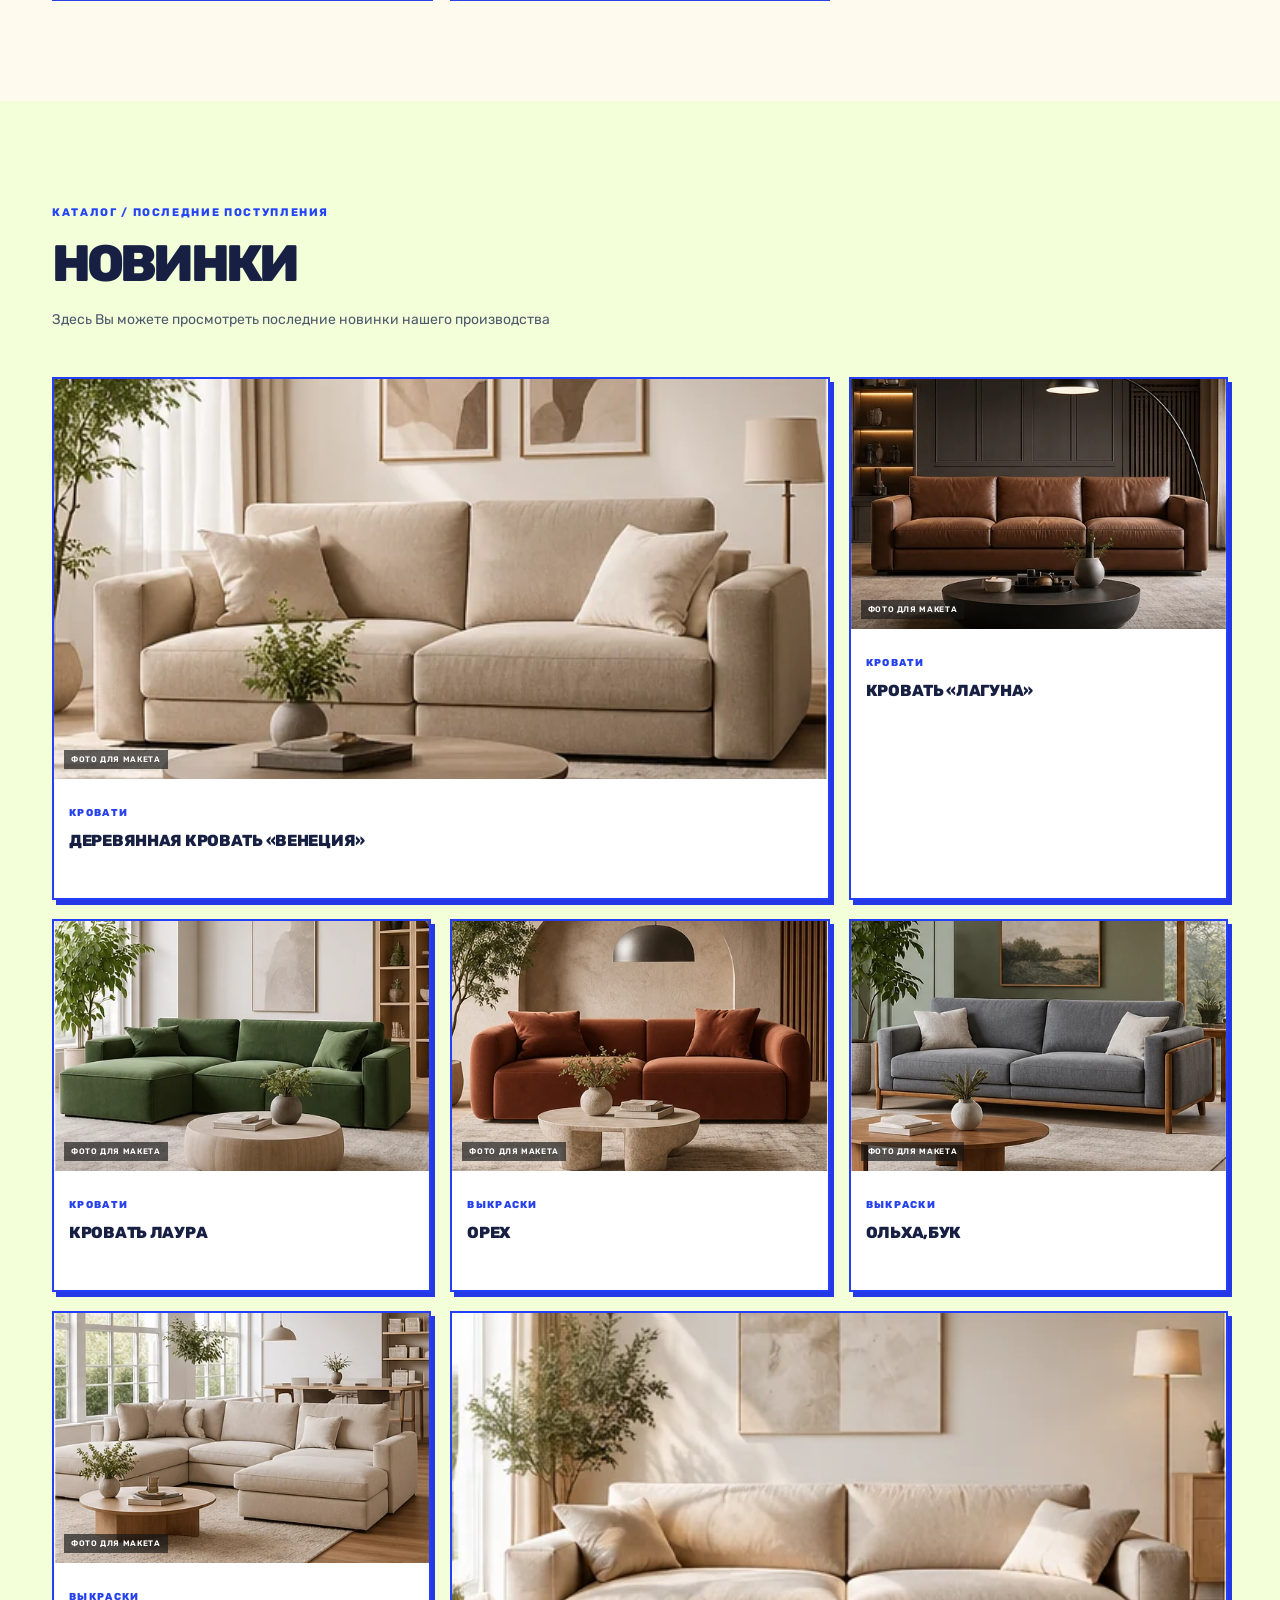
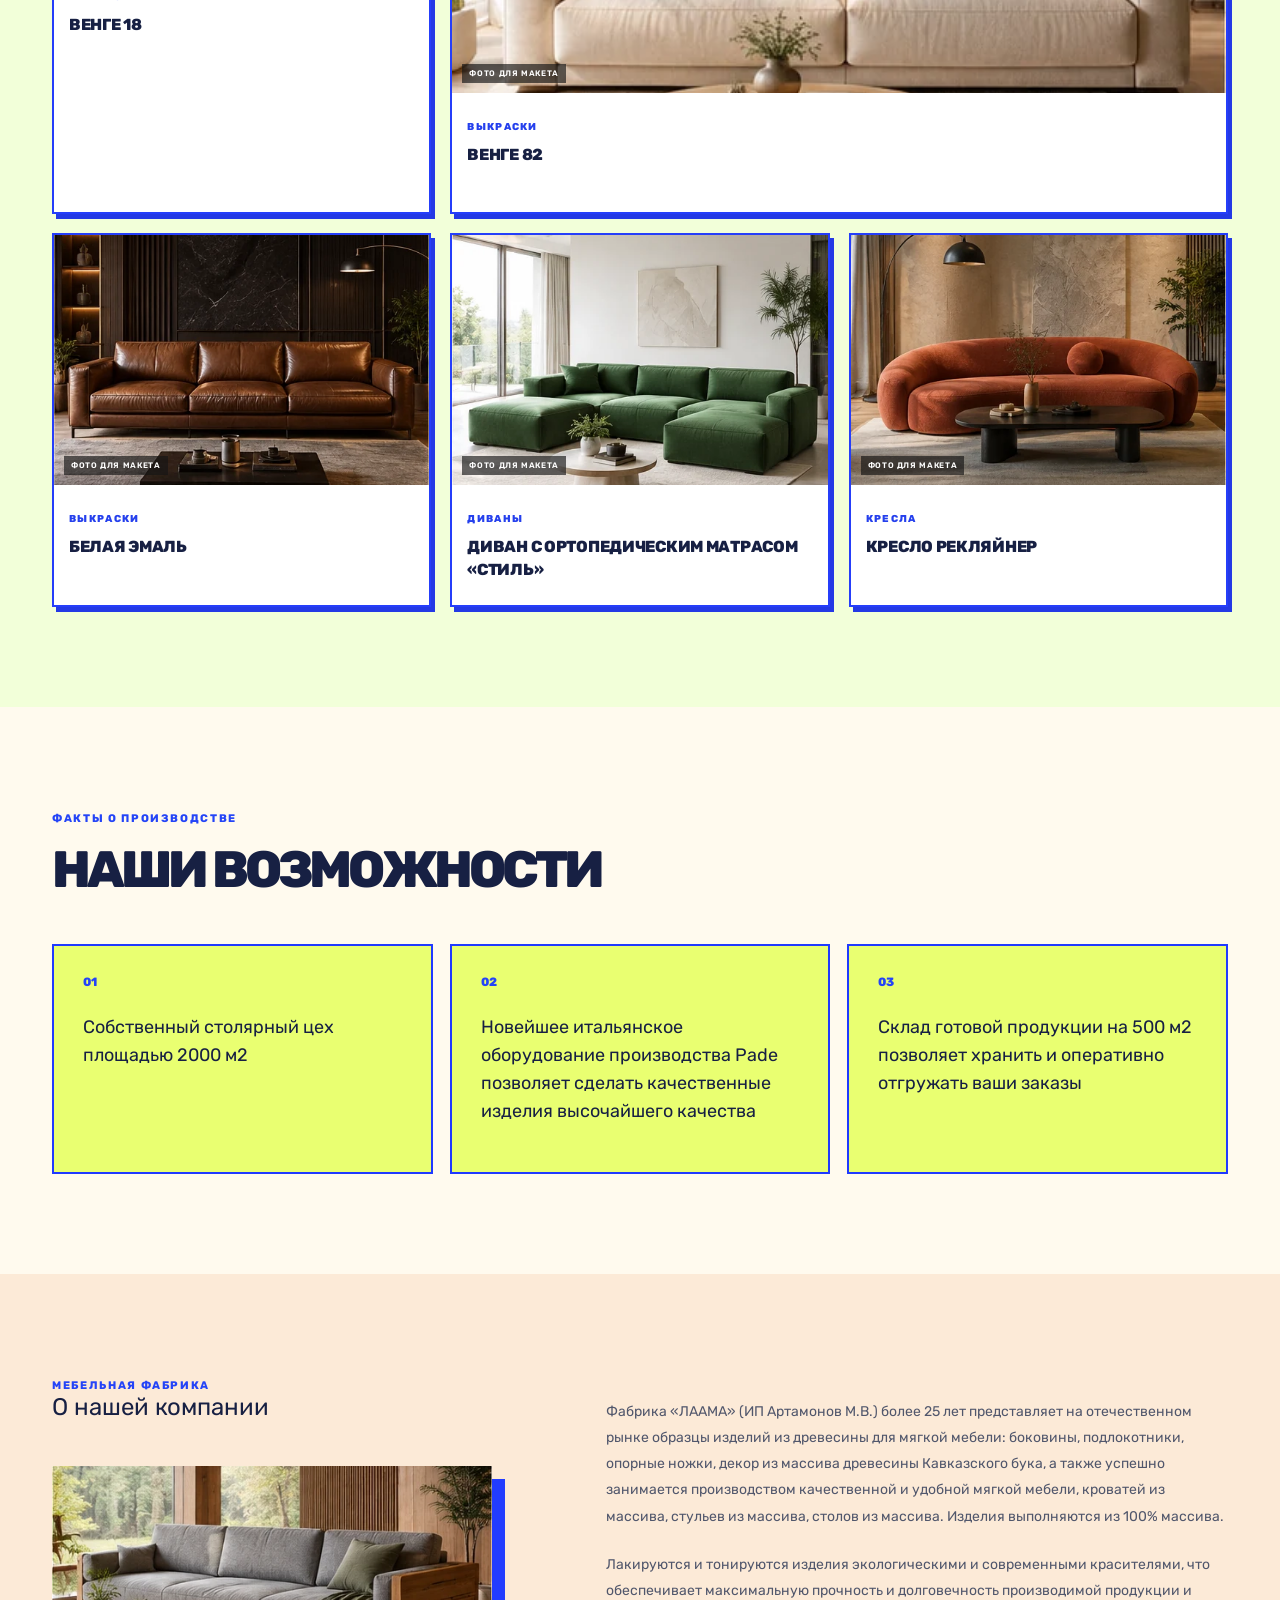
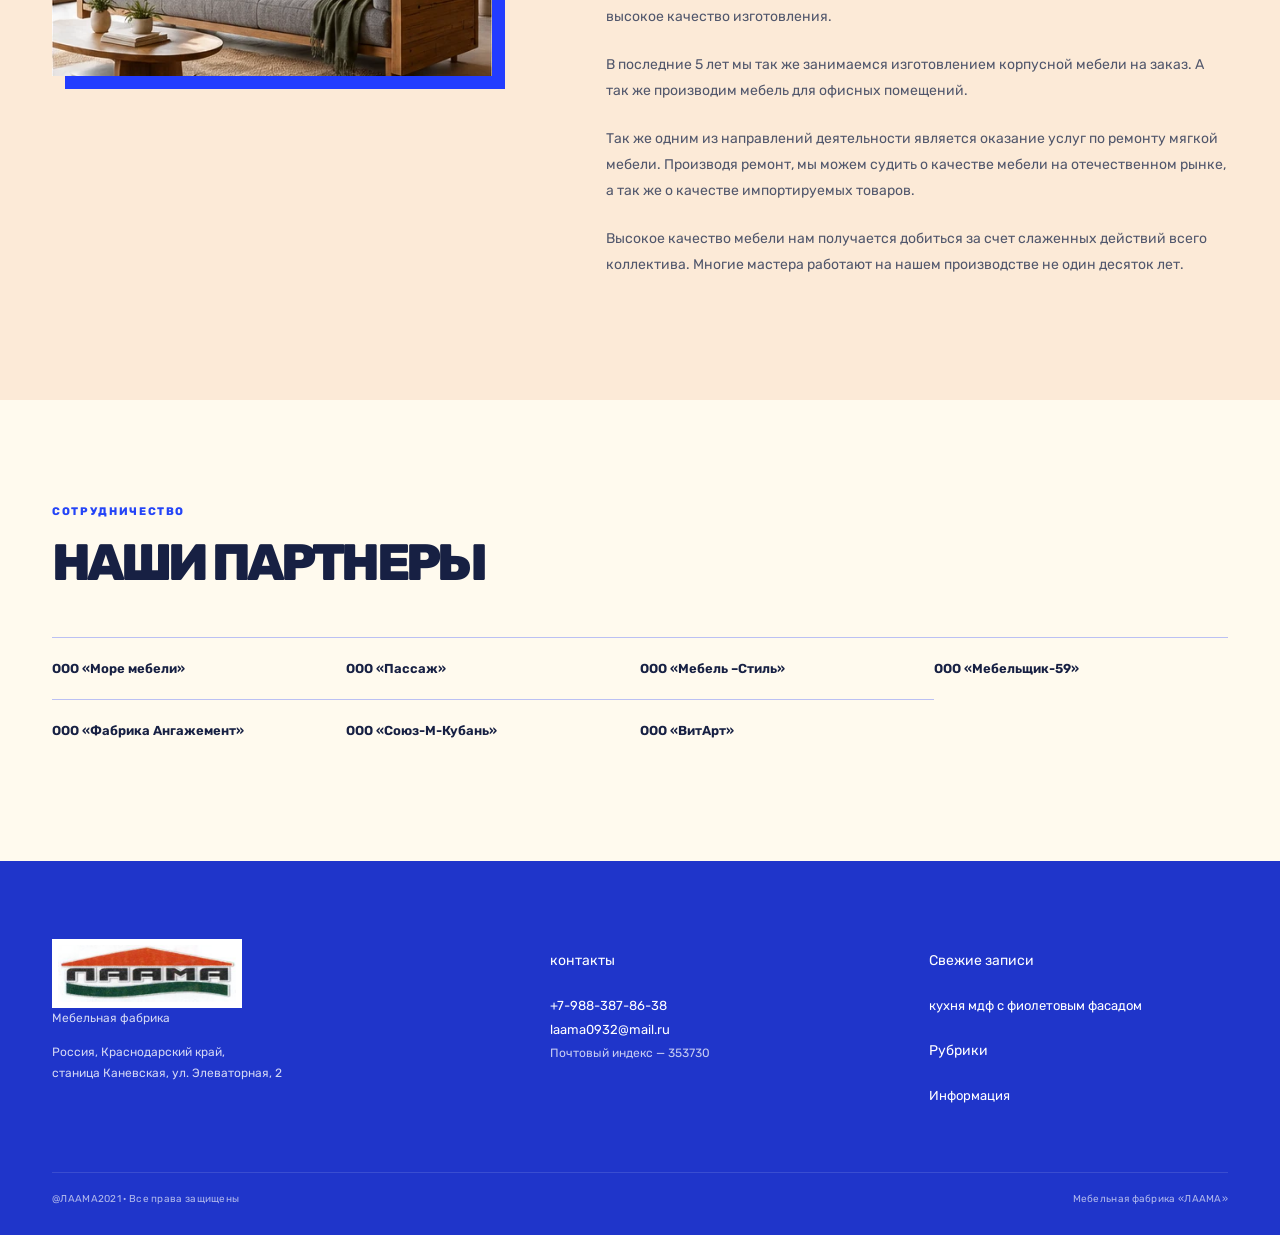
<file: design-3.html>
<!DOCTYPE html>
<html lang="ru"><head><meta charset="utf-8"/><meta content="width=device-width,initial-scale=1" name="viewport"/><title>ЛААМА — Дизайн -3</title><meta content="Визуальная концепция редизайна сайта laama24.ru" name="description"/><link href="css/site.css" rel="stylesheet"/></head><body class="theme-bold"><div class="topline"><div class="wrap topflex"><div class="toplinks"><a href="https://laama24.ru/">Главная</a><a href="https://laama24.ru/call/">Контакты</a><a href="https://laama24.ru/my-instagram-feed/">Instagram</a></div><a class="top-phone" href="tel:+79883878638">+7-988-387-86-38</a></div></div><header class="header"><div class="wrap header-grid"><a aria-label="ЛААМА · Главная" class="brand" href="https://laama24.ru/"><img alt="ЛААМА — мебельная фабрика" class="logo-image" src="assets/logo.png"/></a><nav aria-label="Основное меню" class="site-nav"><ul class="nav-list"><li class="catalog-holder"><a class="catalog-link" href="https://laama24.ru/">Каталог <span aria-hidden="true">⌄</span></a><ul class="catalog-panel"><li class="cat-group"><a href="https://laama24.ru/home/komplekt/">Деревянные подлокотники для диванов</a><ul class="cat-sub"><li><a href="https://laama24.ru/выкраски/">Выкраски</a></li><li><a href="https://laama24.ru/home/komplekt/">Деревянные подлокотники для диванов</a></li><li><a href="https://laama24.ru/divani/">Диваны</a></li></ul></li><li class="cat-group"><a href="https://laama24.ru/мебель/">мебель</a><ul class="cat-sub"><li><a href="https://laama24.ru/divani/">Диваны</a></li><li><a href="https://laama24.ru/кровати/">кровати</a></li><li><a href="https://laama24.ru/корпусная-мебель-на-заказ/">корпусная мебель на заказ</a></li><li><a href="https://laama24.ru/мебель-для-гостиниц/">Мебель для гостиниц</a></li><li><a href="https://laama24.ru/мебель/стулья-из-массива/">стулья из массива</a></li><li><a href="https://laama24.ru/мебель/столы/">столы из массива</a></li></ul></li></ul></li><li><a href="https://laama24.ru/shop/">Интернет Магазин</a></li><li><a href="https://laama24.ru/about/">О НАС</a></li><li><a href="https://laama24.ru/отзывы/">отзывы</a></li><li><a href="https://laama24.ru/сотрудничество/">сотрудничество</a></li><li><a href="https://laama24.ru/магазины/">магазины</a></li><li><a href="https://laama24.ru/оплата/">Оплата</a></li><li><a href="https://laama24.ru/доставка/">доставка</a></li></ul></nav></div></header><main><section class="hero"><div class="wrap hero-grid"><div class="hero-copy"><div class="eyebrow">МЕБЕЛЬНАЯ ФАБРИКА «ЛААМА»</div><h1>Мебельная фабрика <em>«ЛААМА»</em> приветствует Вас</h1><p>Изделия выполняются из 100% массива.</p><div class="hero-rule"></div><span class="hero-note">Краснодарский край · станица Каневская</span></div><div class="hero-visual"><div class="visual-shape"></div><div aria-label="Фотографии продукции" class="slider"><img alt="Временная демонстрационная фотография интерьера с диваном №3" class="slider-frame" fetchpriority="high" src="assets/sofa-03.webp" style="--slide:0"/><img alt="Временная демонстрационная фотография интерьера с диваном №1" class="slider-frame" loading="lazy" src="assets/sofa-01.webp" style="--slide:1"/><img alt="Временная демонстрационная фотография интерьера с диваном №2" class="slider-frame" loading="lazy" src="assets/sofa-02.webp" style="--slide:2"/><img alt="Временная демонстрационная фотография интерьера с диваном №4" class="slider-frame" loading="lazy" src="assets/sofa-04.webp" style="--slide:3"/><img alt="Временная демонстрационная фотография интерьера с диваном №5" class="slider-frame" loading="lazy" src="assets/sofa-05.webp" style="--slide:4"/><img alt="Временная демонстрационная фотография интерьера с диваном №6" class="slider-frame" loading="lazy" src="assets/sofa-06.webp" style="--slide:5"/><img alt="Временная демонстрационная фотография интерьера с диваном №7" class="slider-frame" loading="lazy" src="assets/sofa-07.webp" style="--slide:6"/><img alt="Временная демонстрационная фотография интерьера с диваном №8" class="slider-frame" loading="lazy" src="assets/sofa-08.webp" style="--slide:7"/><img alt="Временная демонстрационная фотография интерьера с диваном №9" class="slider-frame" loading="lazy" src="assets/sofa-09.webp" style="--slide:8"/><img alt="Временная демонстрационная фотография интерьера с диваном №10" class="slider-frame" loading="lazy" src="assets/sofa-10.webp" style="--slide:9"/><img alt="Временная демонстрационная фотография интерьера с диваном №11" class="slider-frame" loading="lazy" src="assets/sofa-11.webp" style="--slide:10"/><img alt="Временная демонстрационная фотография интерьера с диваном №12" class="slider-frame" loading="lazy" src="assets/sofa-12.webp" style="--slide:11"/></div><span class="visual-label">Мебель фабрики «ЛААМА»</span></div></div></section><section class="benefits sec wrap"><div class="section-title"><span class="eyebrow">ЛААМА / ПРОИЗВОДСТВО</span><h2>Почему выбирают нас?</h2></div><div class="benefit-grid"><article class="benefit"><span class="item-number">01</span><h3>Высокий уровень сервиса</h3><p>Высокий уровень сервиса</p></article><article class="benefit"><span class="item-number">02</span><h3>Мы всегда работаем для клиента</h3><p>Мы всегда работаем над тем чтобы клиент был доволен, иногда в убыток себе, но дружба дороже денег. Спорные вопросы мы решаем в пользу клиента-это факт!</p></article><article class="benefit"><span class="item-number">03</span><h3>Имеется складская программа</h3><p>Имеется складская программа, нам остается лишь покрасить изделия в нужный цвет, и отправить на транспортную компанию и ваш заказ выполнен</p></article><article class="benefit"><span class="item-number">04</span><h3>Выбор сырья</h3><p>Наши эксперты сами выезжают на места заготовки леса и выбирают доску для будущих изделий. Высокое качество сырья и строгий контроль процесса производства позволяют получить высококачественную продукцию</p></article><article class="benefit"><span class="item-number">05</span><h3>Исследование продукции конкурентов</h3><p>Мы постоянно исследуем продукцию конкурентов и улучшаем собственное производство за счет постоянных разработок и нововведений в технологию производства. В результате получается повышенная комфортность и надежность изделий</p></article></div></section><section class="novelties sec"><div class="wrap"><div class="section-title"><span class="eyebrow">КАТАЛОГ / ПОСЛЕДНИЕ ПОСТУПЛЕНИЯ</span><h2>Новинки</h2><p>Здесь Вы можете просмотреть последние новинки нашего производства</p></div><div class="product-grid"><a class="product product-1" href="https://laama24.ru/portfolio/деревянная-кровать-венеция/"><div class="product-img"><img alt="Демонстрационная фотография дивана — временное оформление макета" loading="lazy" src="assets/sofa-01.webp"/><span class="photo-demo-note">Фото для макета</span></div><div class="product-meta"><span class="product-category">Кровати</span><h3>деревянная кровать «Венеция»</h3></div></a><a class="product product-2" href="https://laama24.ru/portfolio/кровать-лагуна/"><div class="product-img"><img alt="Демонстрационная фотография дивана — временное оформление макета" loading="lazy" src="assets/sofa-02.webp"/><span class="photo-demo-note">Фото для макета</span></div><div class="product-meta"><span class="product-category">Кровати</span><h3>Кровать «Лагуна»</h3></div></a><a class="product product-3" href="https://laama24.ru/portfolio/кровать-лаура/"><div class="product-img"><img alt="Демонстрационная фотография дивана — временное оформление макета" loading="lazy" src="assets/sofa-03.webp"/><span class="photo-demo-note">Фото для макета</span></div><div class="product-meta"><span class="product-category">Кровати</span><h3>кровать Лаура</h3></div></a><a class="product product-4" href="https://laama24.ru/portfolio/орех/"><div class="product-img"><img alt="Демонстрационная фотография дивана — временное оформление макета" loading="lazy" src="assets/sofa-04.webp"/><span class="photo-demo-note">Фото для макета</span></div><div class="product-meta"><span class="product-category">Выкраски</span><h3>орех</h3></div></a><a class="product product-5" href="https://laama24.ru/portfolio/ольхабук/"><div class="product-img"><img alt="Демонстрационная фотография дивана — временное оформление макета" loading="lazy" src="assets/sofa-05.webp"/><span class="photo-demo-note">Фото для макета</span></div><div class="product-meta"><span class="product-category">Выкраски</span><h3>ольха,бук</h3></div></a><a class="product product-6" href="https://laama24.ru/portfolio/венге-18/"><div class="product-img"><img alt="Демонстрационная фотография дивана — временное оформление макета" loading="lazy" src="assets/sofa-06.webp"/><span class="photo-demo-note">Фото для макета</span></div><div class="product-meta"><span class="product-category">Выкраски</span><h3>венге 18</h3></div></a><a class="product product-7" href="https://laama24.ru/portfolio/венге-82/"><div class="product-img"><img alt="Демонстрационная фотография дивана — временное оформление макета" loading="lazy" src="assets/sofa-07.webp"/><span class="photo-demo-note">Фото для макета</span></div><div class="product-meta"><span class="product-category">Выкраски</span><h3>венге 82</h3></div></a><a class="product product-8" href="https://laama24.ru/portfolio/белая-эмаль/"><div class="product-img"><img alt="Демонстрационная фотография дивана — временное оформление макета" loading="lazy" src="assets/sofa-08.webp"/><span class="photo-demo-note">Фото для макета</span></div><div class="product-meta"><span class="product-category">Выкраски</span><h3>белая эмаль</h3></div></a><a class="product product-9" href="https://laama24.ru/portfolio/диван-стиль/"><div class="product-img"><img alt="Демонстрационная фотография дивана — временное оформление макета" loading="lazy" src="assets/sofa-09.webp"/><span class="photo-demo-note">Фото для макета</span></div><div class="product-meta"><span class="product-category">Диваны</span><h3>диван с ортопедическим матрасом «Стиль»</h3></div></a><a class="product product-10" href="https://laama24.ru/portfolio/кресло-рекляйнер/"><div class="product-img"><img alt="Демонстрационная фотография дивана — временное оформление макета" loading="lazy" src="assets/sofa-10.webp"/><span class="photo-demo-note">Фото для макета</span></div><div class="product-meta"><span class="product-category">Кресла</span><h3>кресло Рекляйнер</h3></div></a></div></div></section><section class="capacities sec"><div class="wrap"><div class="section-title"><span class="eyebrow">ФАКТЫ О ПРОИЗВОДСТВЕ</span><h2>Наши возможности</h2></div><div class="capacity-grid"><div class="capacity"><span class="item-number">01</span><p>Собственный столярный цех площадью 2000 м2</p></div><div class="capacity"><span class="item-number">02</span><p>Новейшее итальянское оборудование производства Pade позволяет сделать качественные изделия высочайшего качества</p></div><div class="capacity"><span class="item-number">03</span><p>Склад готовой продукции на 500 м2 позволяет хранить и оперативно отгружать ваши заказы</p></div></div></div></section><section class="about sec"><div class="wrap about-layout"><div class="about-heading"><span class="eyebrow">МЕБЕЛЬНАЯ ФАБРИКА</span><h2>О нашей компании</h2><div class="about-photo"><img alt="Демонстрационный интерьер с диваном" loading="lazy" src="assets/sofa-11.webp"/></div></div><div class="about-copy"><p>Фабрика «ЛААМА» (ИП Артамонов М.В.) более 25 лет представляет на отечественном рынке образцы изделий из древесины для мягкой мебели: боковины, подлокотники, опорные ножки, декор из массива древесины Кавказского бука, а также успешно занимается производством качественной и удобной мягкой мебели, кроватей из массива, стульев из массива, столов из массива. Изделия выполняются из 100% массива.</p><p>Лакируются и тонируются изделия экологическими и современными красителями, что обеспечивает максимальную прочность и долговечность производимой продукции и высокое качество изготовления.</p><p>В последние 5 лет мы так же занимаемся изготовлением корпусной мебели на заказ. А так же производим мебель для офисных помещений.</p><p>Так же одним из направлений деятельности является оказание услуг по ремонту мягкой мебели. Производя ремонт, мы можем судить о качестве мебели на отечественном рынке, а так же о качестве импортируемых товаров.</p><p>Высокое качество мебели нам получается добиться за счет слаженных действий всего коллектива. Многие мастера работают на нашем производстве не один десяток лет.</p></div></div></section><section class="partners sec"><div class="wrap"><div class="section-title"><span class="eyebrow">СОТРУДНИЧЕСТВО</span><h2>Наши партнеры</h2></div><div class="partner-grid"><span>ООО «Море мебели»</span><span>ООО «Пассаж»</span><span>ООО «Мебель –Стиль»</span><span>ООО «Мебельщик-59»</span><span>ООО «Фабрика Ангажемент»</span><span>ООО «Союз-М-Кубань»</span><span>ООО «ВитАрт»</span></div></div></section></main><footer class="site-footer"><div class="wrap foot-grid"><div class="foot-brand"><div class="foot-name"><img alt="Логотип мебельной фабрики ЛААМА" class="footer-logo" src="assets/logo.png"/></div><p>Мебельная фабрика</p><p>Россия, Краснодарский край,<br/>станица Каневская, ул. Элеваторная, 2</p></div><div class="foot-contact"><h3>контакты</h3><span>+7-988-387-86-38</span><span>laama0932@mail.ru</span><p>Почтовый индекс — 353730</p></div><div class="foot-posts"><h3>Свежие записи</h3><a href="https://laama24.ru/кухня-мдф-с-фиолетовым-фасадом/">кухня мдф с фиолетовым фасадом</a><h3 class="rubrics-h">Рубрики</h3><a href="https://laama24.ru/category/без-рубрики/">Информация</a></div></div><div class="wrap foot-bottom"><span>@ЛААМА2021 · Все права защищены</span><span>Мебельная фабрика «ЛААМА»</span></div></footer></body></html>
</file>
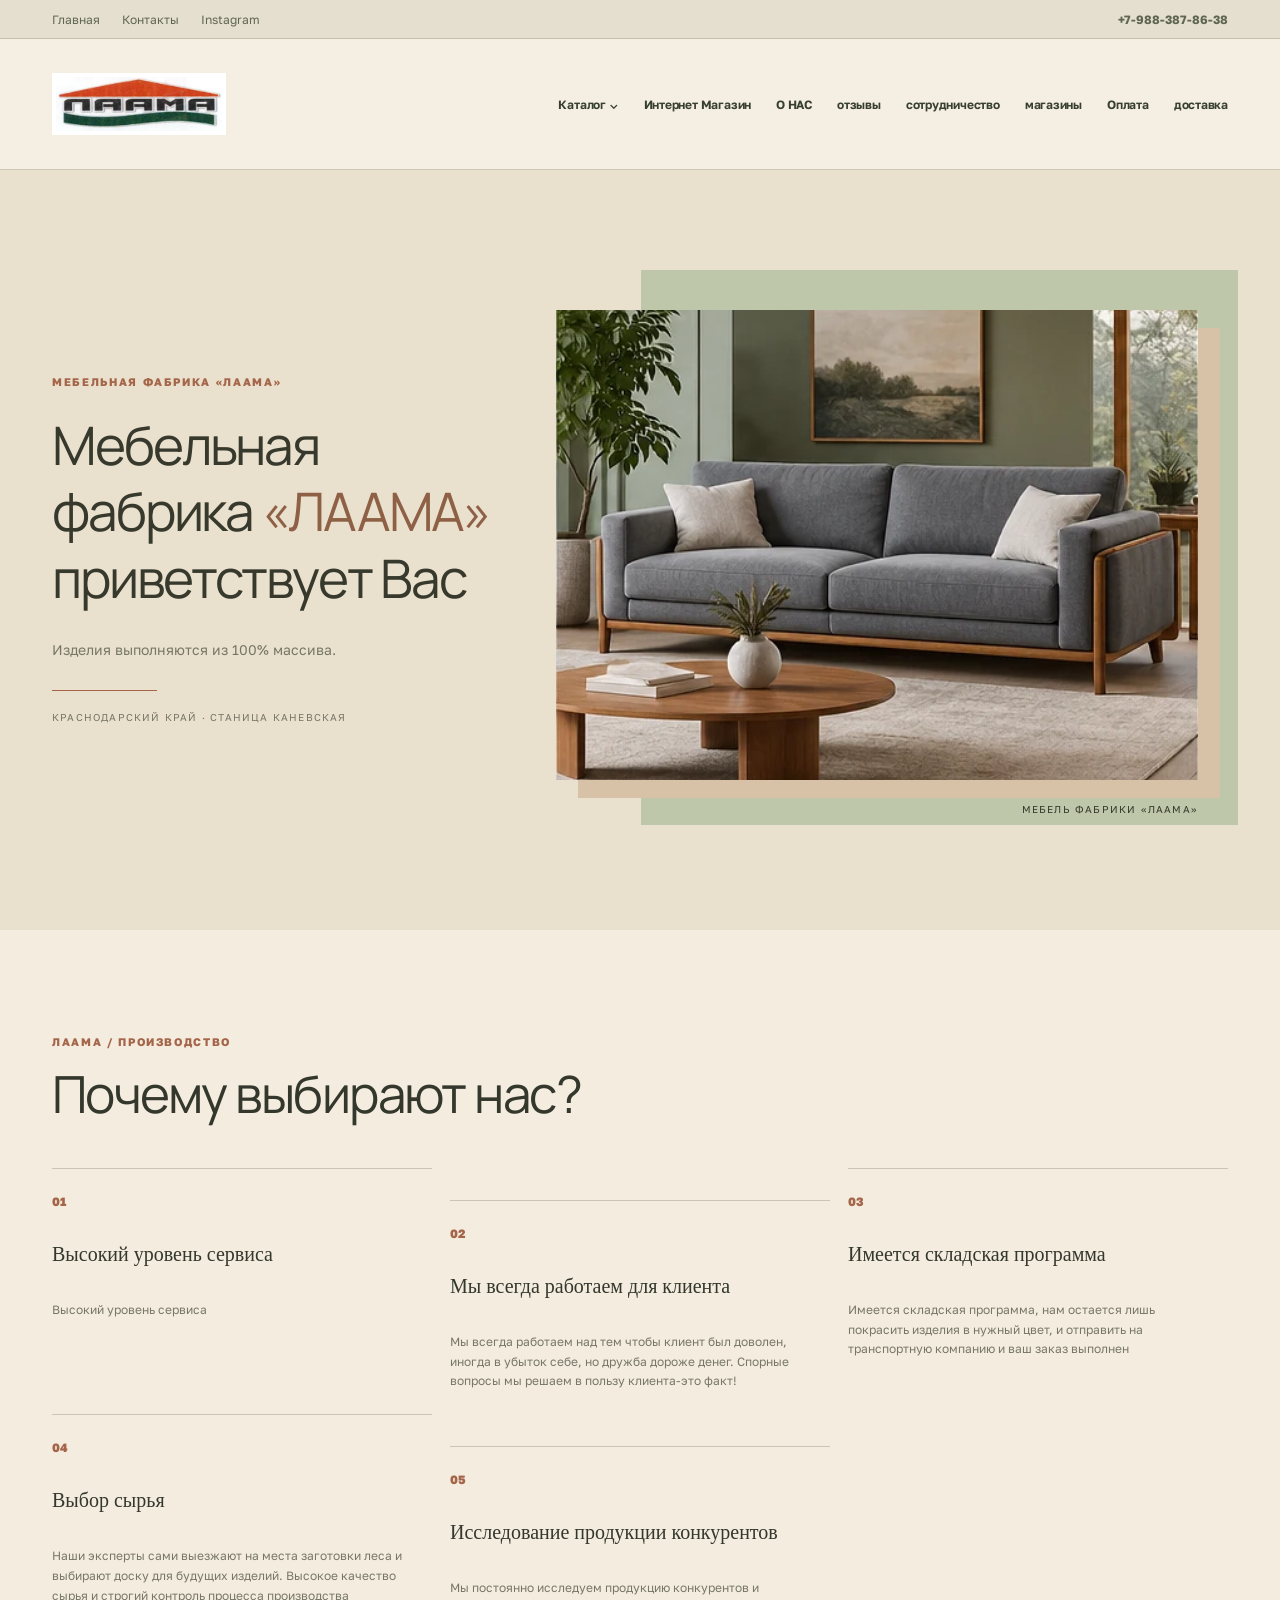
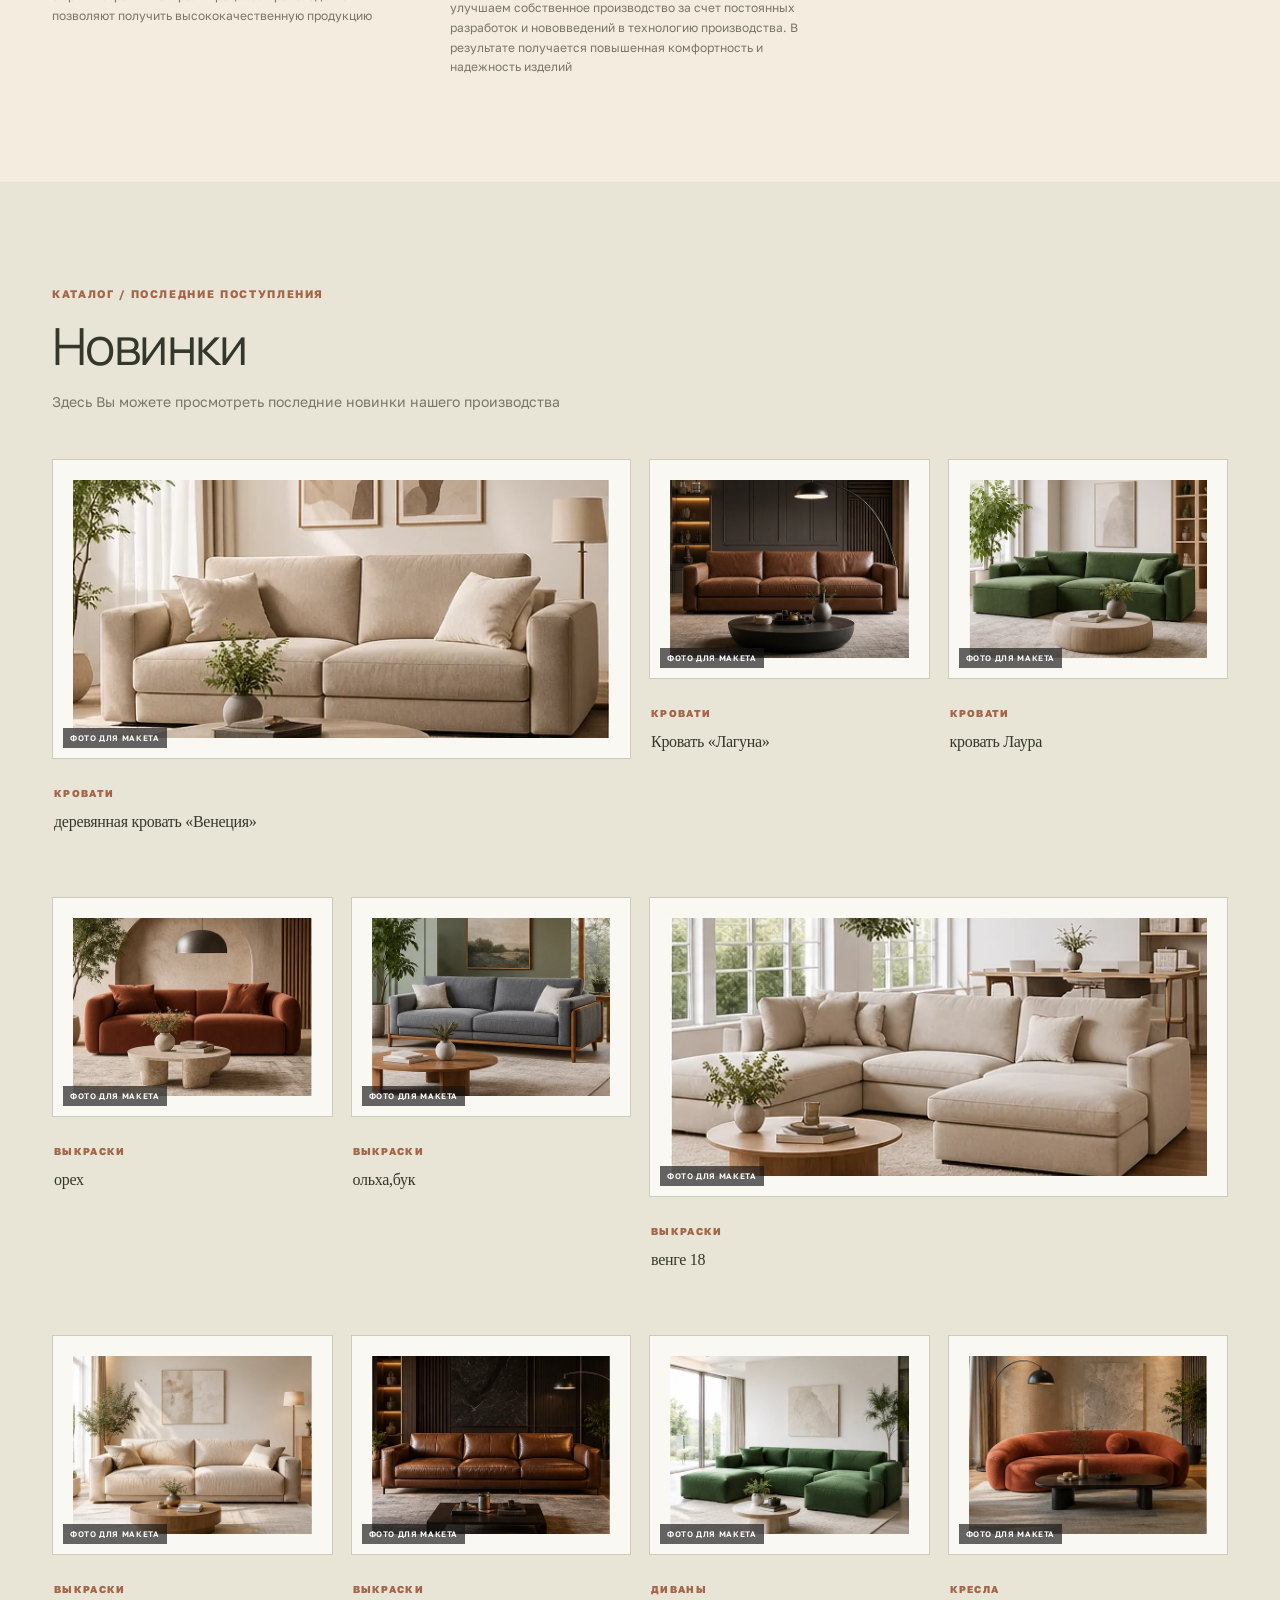
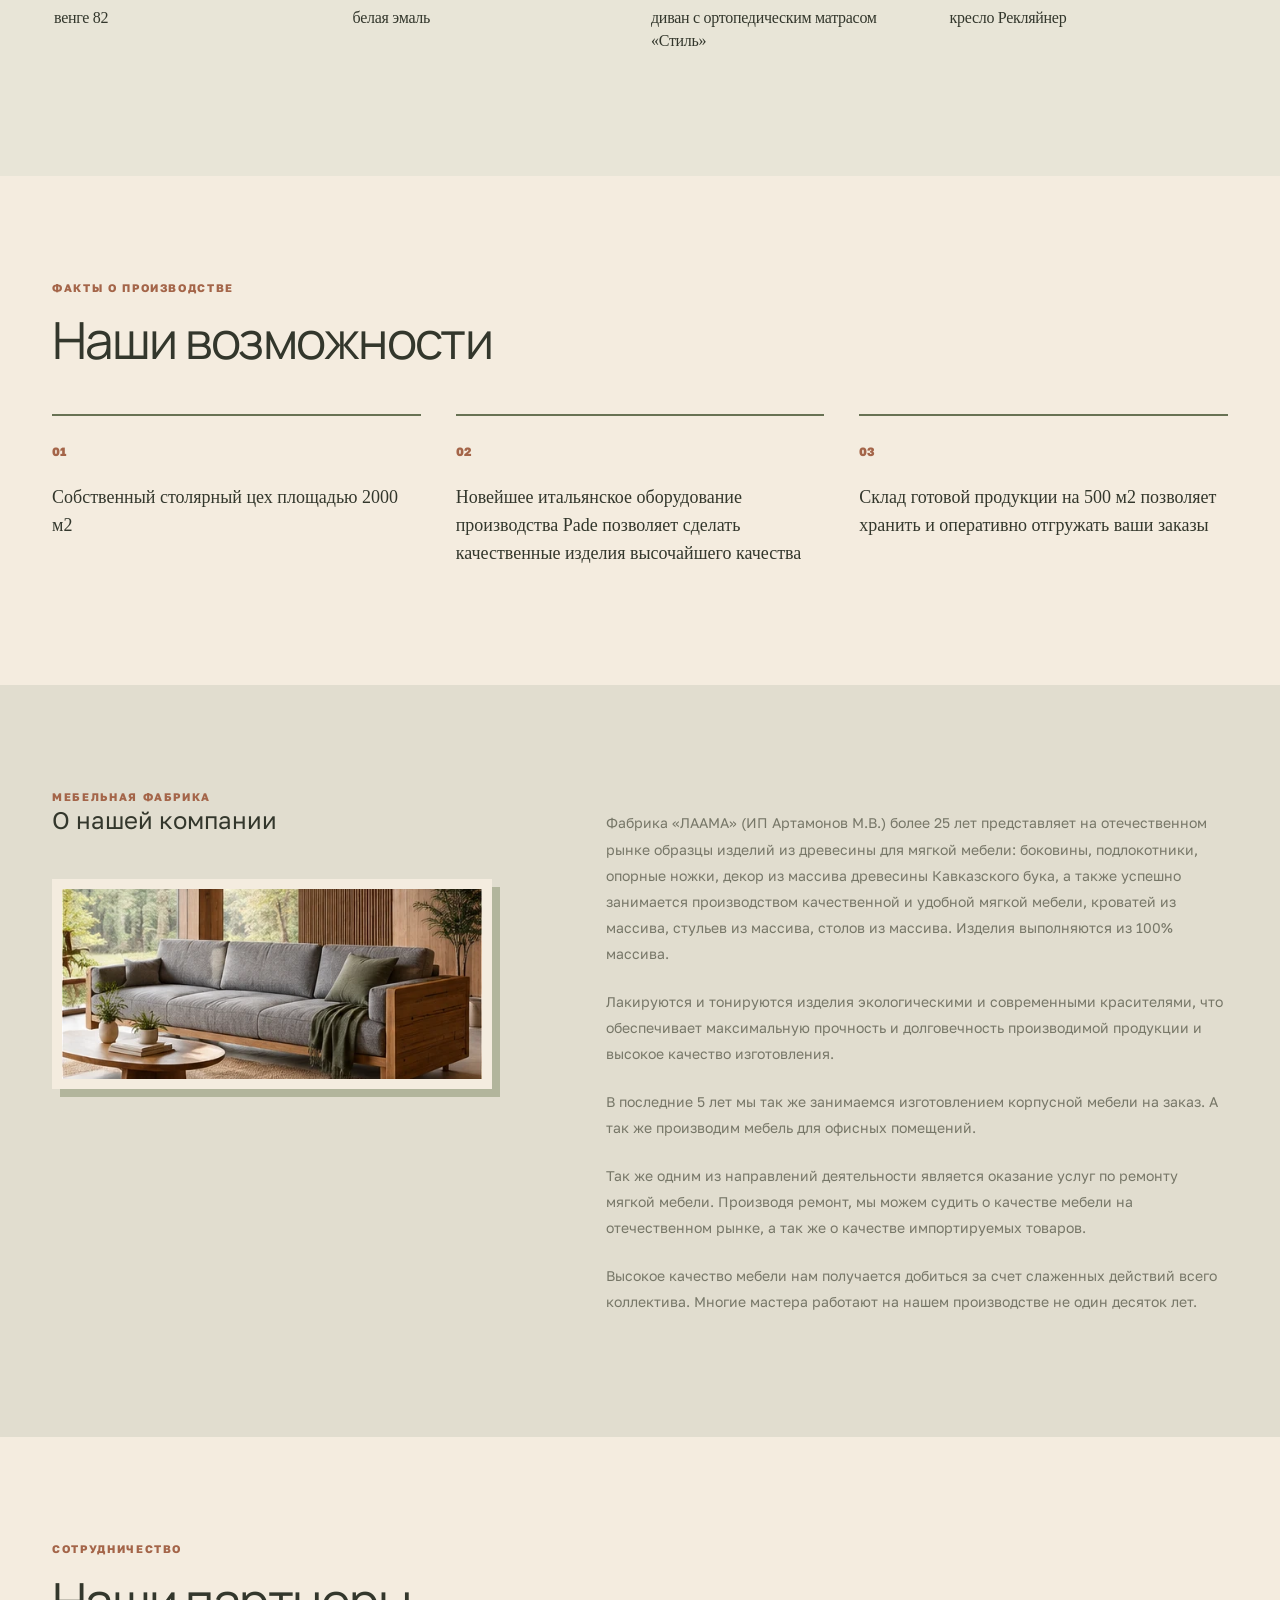
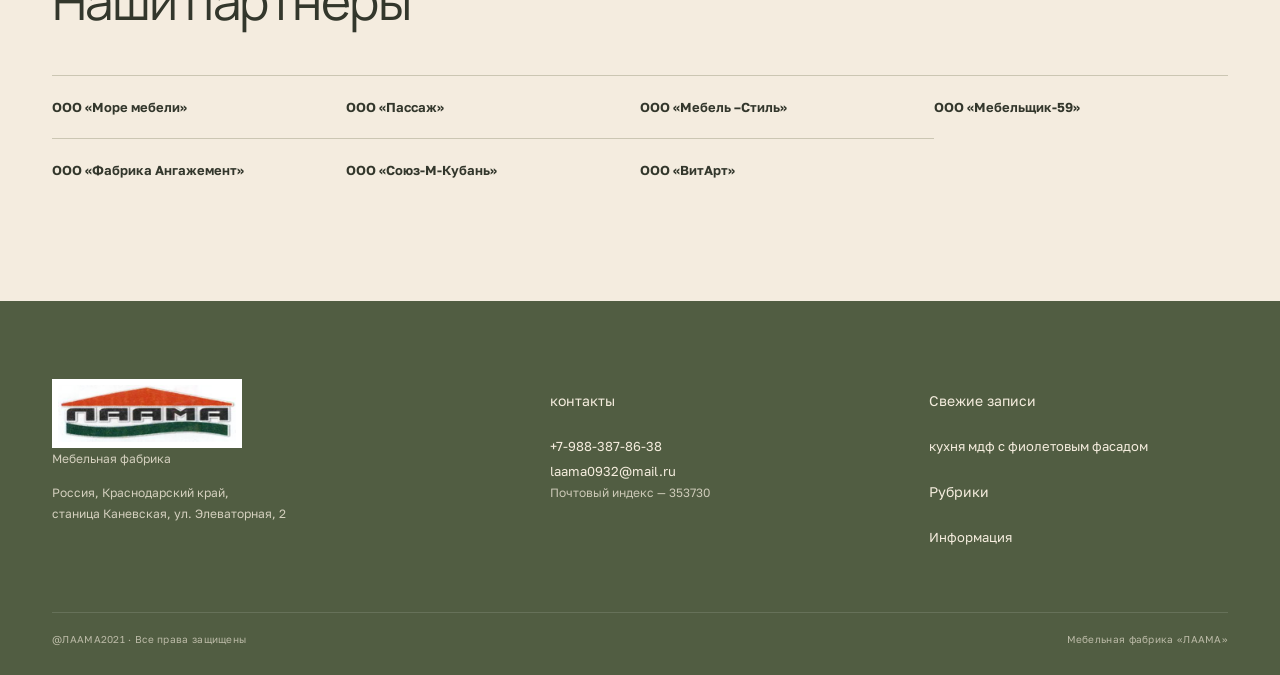
<file: design-4.html>
<!DOCTYPE html>
<html lang="ru"><head><meta charset="utf-8"/><meta content="width=device-width,initial-scale=1" name="viewport"/><title>ЛААМА — Дизайн -4</title><meta content="Визуальная концепция редизайна сайта laama24.ru" name="description"/><link href="css/site.css" rel="stylesheet"/></head><body class="theme-craft"><div class="topline"><div class="wrap topflex"><div class="toplinks"><a href="https://laama24.ru/">Главная</a><a href="https://laama24.ru/call/">Контакты</a><a href="https://laama24.ru/my-instagram-feed/">Instagram</a></div><a class="top-phone" href="tel:+79883878638">+7-988-387-86-38</a></div></div><header class="header"><div class="wrap header-grid"><a aria-label="ЛААМА · Главная" class="brand" href="https://laama24.ru/"><img alt="ЛААМА — мебельная фабрика" class="logo-image" src="assets/logo.png"/></a><nav aria-label="Основное меню" class="site-nav"><ul class="nav-list"><li class="catalog-holder"><a class="catalog-link" href="https://laama24.ru/">Каталог <span aria-hidden="true">⌄</span></a><ul class="catalog-panel"><li class="cat-group"><a href="https://laama24.ru/home/komplekt/">Деревянные подлокотники для диванов</a><ul class="cat-sub"><li><a href="https://laama24.ru/выкраски/">Выкраски</a></li><li><a href="https://laama24.ru/home/komplekt/">Деревянные подлокотники для диванов</a></li><li><a href="https://laama24.ru/divani/">Диваны</a></li></ul></li><li class="cat-group"><a href="https://laama24.ru/мебель/">мебель</a><ul class="cat-sub"><li><a href="https://laama24.ru/divani/">Диваны</a></li><li><a href="https://laama24.ru/кровати/">кровати</a></li><li><a href="https://laama24.ru/корпусная-мебель-на-заказ/">корпусная мебель на заказ</a></li><li><a href="https://laama24.ru/мебель-для-гостиниц/">Мебель для гостиниц</a></li><li><a href="https://laama24.ru/мебель/стулья-из-массива/">стулья из массива</a></li><li><a href="https://laama24.ru/мебель/столы/">столы из массива</a></li></ul></li></ul></li><li><a href="https://laama24.ru/shop/">Интернет Магазин</a></li><li><a href="https://laama24.ru/about/">О НАС</a></li><li><a href="https://laama24.ru/отзывы/">отзывы</a></li><li><a href="https://laama24.ru/сотрудничество/">сотрудничество</a></li><li><a href="https://laama24.ru/магазины/">магазины</a></li><li><a href="https://laama24.ru/оплата/">Оплата</a></li><li><a href="https://laama24.ru/доставка/">доставка</a></li></ul></nav></div></header><main><section class="hero"><div class="wrap hero-grid"><div class="hero-copy"><div class="eyebrow">МЕБЕЛЬНАЯ ФАБРИКА «ЛААМА»</div><h1>Мебельная фабрика <em>«ЛААМА»</em> приветствует Вас</h1><p>Изделия выполняются из 100% массива.</p><div class="hero-rule"></div><span class="hero-note">Краснодарский край · станица Каневская</span></div><div class="hero-visual"><div class="visual-shape"></div><div aria-label="Фотографии продукции" class="slider"><img alt="Временная демонстрационная фотография интерьера с диваном №5" class="slider-frame" fetchpriority="high" src="assets/sofa-05.webp" style="--slide:0"/><img alt="Временная демонстрационная фотография интерьера с диваном №1" class="slider-frame" loading="lazy" src="assets/sofa-01.webp" style="--slide:1"/><img alt="Временная демонстрационная фотография интерьера с диваном №2" class="slider-frame" loading="lazy" src="assets/sofa-02.webp" style="--slide:2"/><img alt="Временная демонстрационная фотография интерьера с диваном №3" class="slider-frame" loading="lazy" src="assets/sofa-03.webp" style="--slide:3"/><img alt="Временная демонстрационная фотография интерьера с диваном №4" class="slider-frame" loading="lazy" src="assets/sofa-04.webp" style="--slide:4"/><img alt="Временная демонстрационная фотография интерьера с диваном №6" class="slider-frame" loading="lazy" src="assets/sofa-06.webp" style="--slide:5"/><img alt="Временная демонстрационная фотография интерьера с диваном №7" class="slider-frame" loading="lazy" src="assets/sofa-07.webp" style="--slide:6"/><img alt="Временная демонстрационная фотография интерьера с диваном №8" class="slider-frame" loading="lazy" src="assets/sofa-08.webp" style="--slide:7"/><img alt="Временная демонстрационная фотография интерьера с диваном №9" class="slider-frame" loading="lazy" src="assets/sofa-09.webp" style="--slide:8"/><img alt="Временная демонстрационная фотография интерьера с диваном №10" class="slider-frame" loading="lazy" src="assets/sofa-10.webp" style="--slide:9"/><img alt="Временная демонстрационная фотография интерьера с диваном №11" class="slider-frame" loading="lazy" src="assets/sofa-11.webp" style="--slide:10"/><img alt="Временная демонстрационная фотография интерьера с диваном №12" class="slider-frame" loading="lazy" src="assets/sofa-12.webp" style="--slide:11"/></div><span class="visual-label">Мебель фабрики «ЛААМА»</span></div></div></section><section class="benefits sec wrap"><div class="section-title"><span class="eyebrow">ЛААМА / ПРОИЗВОДСТВО</span><h2>Почему выбирают нас?</h2></div><div class="benefit-grid"><article class="benefit"><span class="item-number">01</span><h3>Высокий уровень сервиса</h3><p>Высокий уровень сервиса</p></article><article class="benefit"><span class="item-number">02</span><h3>Мы всегда работаем для клиента</h3><p>Мы всегда работаем над тем чтобы клиент был доволен, иногда в убыток себе, но дружба дороже денег. Спорные вопросы мы решаем в пользу клиента-это факт!</p></article><article class="benefit"><span class="item-number">03</span><h3>Имеется складская программа</h3><p>Имеется складская программа, нам остается лишь покрасить изделия в нужный цвет, и отправить на транспортную компанию и ваш заказ выполнен</p></article><article class="benefit"><span class="item-number">04</span><h3>Выбор сырья</h3><p>Наши эксперты сами выезжают на места заготовки леса и выбирают доску для будущих изделий. Высокое качество сырья и строгий контроль процесса производства позволяют получить высококачественную продукцию</p></article><article class="benefit"><span class="item-number">05</span><h3>Исследование продукции конкурентов</h3><p>Мы постоянно исследуем продукцию конкурентов и улучшаем собственное производство за счет постоянных разработок и нововведений в технологию производства. В результате получается повышенная комфортность и надежность изделий</p></article></div></section><section class="novelties sec"><div class="wrap"><div class="section-title"><span class="eyebrow">КАТАЛОГ / ПОСЛЕДНИЕ ПОСТУПЛЕНИЯ</span><h2>Новинки</h2><p>Здесь Вы можете просмотреть последние новинки нашего производства</p></div><div class="product-grid"><a class="product product-1" href="https://laama24.ru/portfolio/деревянная-кровать-венеция/"><div class="product-img"><img alt="Демонстрационная фотография дивана — временное оформление макета" loading="lazy" src="assets/sofa-01.webp"/><span class="photo-demo-note">Фото для макета</span></div><div class="product-meta"><span class="product-category">Кровати</span><h3>деревянная кровать «Венеция»</h3></div></a><a class="product product-2" href="https://laama24.ru/portfolio/кровать-лагуна/"><div class="product-img"><img alt="Демонстрационная фотография дивана — временное оформление макета" loading="lazy" src="assets/sofa-02.webp"/><span class="photo-demo-note">Фото для макета</span></div><div class="product-meta"><span class="product-category">Кровати</span><h3>Кровать «Лагуна»</h3></div></a><a class="product product-3" href="https://laama24.ru/portfolio/кровать-лаура/"><div class="product-img"><img alt="Демонстрационная фотография дивана — временное оформление макета" loading="lazy" src="assets/sofa-03.webp"/><span class="photo-demo-note">Фото для макета</span></div><div class="product-meta"><span class="product-category">Кровати</span><h3>кровать Лаура</h3></div></a><a class="product product-4" href="https://laama24.ru/portfolio/орех/"><div class="product-img"><img alt="Демонстрационная фотография дивана — временное оформление макета" loading="lazy" src="assets/sofa-04.webp"/><span class="photo-demo-note">Фото для макета</span></div><div class="product-meta"><span class="product-category">Выкраски</span><h3>орех</h3></div></a><a class="product product-5" href="https://laama24.ru/portfolio/ольхабук/"><div class="product-img"><img alt="Демонстрационная фотография дивана — временное оформление макета" loading="lazy" src="assets/sofa-05.webp"/><span class="photo-demo-note">Фото для макета</span></div><div class="product-meta"><span class="product-category">Выкраски</span><h3>ольха,бук</h3></div></a><a class="product product-6" href="https://laama24.ru/portfolio/венге-18/"><div class="product-img"><img alt="Демонстрационная фотография дивана — временное оформление макета" loading="lazy" src="assets/sofa-06.webp"/><span class="photo-demo-note">Фото для макета</span></div><div class="product-meta"><span class="product-category">Выкраски</span><h3>венге 18</h3></div></a><a class="product product-7" href="https://laama24.ru/portfolio/венге-82/"><div class="product-img"><img alt="Демонстрационная фотография дивана — временное оформление макета" loading="lazy" src="assets/sofa-07.webp"/><span class="photo-demo-note">Фото для макета</span></div><div class="product-meta"><span class="product-category">Выкраски</span><h3>венге 82</h3></div></a><a class="product product-8" href="https://laama24.ru/portfolio/белая-эмаль/"><div class="product-img"><img alt="Демонстрационная фотография дивана — временное оформление макета" loading="lazy" src="assets/sofa-08.webp"/><span class="photo-demo-note">Фото для макета</span></div><div class="product-meta"><span class="product-category">Выкраски</span><h3>белая эмаль</h3></div></a><a class="product product-9" href="https://laama24.ru/portfolio/диван-стиль/"><div class="product-img"><img alt="Демонстрационная фотография дивана — временное оформление макета" loading="lazy" src="assets/sofa-09.webp"/><span class="photo-demo-note">Фото для макета</span></div><div class="product-meta"><span class="product-category">Диваны</span><h3>диван с ортопедическим матрасом «Стиль»</h3></div></a><a class="product product-10" href="https://laama24.ru/portfolio/кресло-рекляйнер/"><div class="product-img"><img alt="Демонстрационная фотография дивана — временное оформление макета" loading="lazy" src="assets/sofa-10.webp"/><span class="photo-demo-note">Фото для макета</span></div><div class="product-meta"><span class="product-category">Кресла</span><h3>кресло Рекляйнер</h3></div></a></div></div></section><section class="capacities sec"><div class="wrap"><div class="section-title"><span class="eyebrow">ФАКТЫ О ПРОИЗВОДСТВЕ</span><h2>Наши возможности</h2></div><div class="capacity-grid"><div class="capacity"><span class="item-number">01</span><p>Собственный столярный цех площадью 2000 м2</p></div><div class="capacity"><span class="item-number">02</span><p>Новейшее итальянское оборудование производства Pade позволяет сделать качественные изделия высочайшего качества</p></div><div class="capacity"><span class="item-number">03</span><p>Склад готовой продукции на 500 м2 позволяет хранить и оперативно отгружать ваши заказы</p></div></div></div></section><section class="about sec"><div class="wrap about-layout"><div class="about-heading"><span class="eyebrow">МЕБЕЛЬНАЯ ФАБРИКА</span><h2>О нашей компании</h2><div class="about-photo"><img alt="Демонстрационный интерьер с диваном" loading="lazy" src="assets/sofa-11.webp"/></div></div><div class="about-copy"><p>Фабрика «ЛААМА» (ИП Артамонов М.В.) более 25 лет представляет на отечественном рынке образцы изделий из древесины для мягкой мебели: боковины, подлокотники, опорные ножки, декор из массива древесины Кавказского бука, а также успешно занимается производством качественной и удобной мягкой мебели, кроватей из массива, стульев из массива, столов из массива. Изделия выполняются из 100% массива.</p><p>Лакируются и тонируются изделия экологическими и современными красителями, что обеспечивает максимальную прочность и долговечность производимой продукции и высокое качество изготовления.</p><p>В последние 5 лет мы так же занимаемся изготовлением корпусной мебели на заказ. А так же производим мебель для офисных помещений.</p><p>Так же одним из направлений деятельности является оказание услуг по ремонту мягкой мебели. Производя ремонт, мы можем судить о качестве мебели на отечественном рынке, а так же о качестве импортируемых товаров.</p><p>Высокое качество мебели нам получается добиться за счет слаженных действий всего коллектива. Многие мастера работают на нашем производстве не один десяток лет.</p></div></div></section><section class="partners sec"><div class="wrap"><div class="section-title"><span class="eyebrow">СОТРУДНИЧЕСТВО</span><h2>Наши партнеры</h2></div><div class="partner-grid"><span>ООО «Море мебели»</span><span>ООО «Пассаж»</span><span>ООО «Мебель –Стиль»</span><span>ООО «Мебельщик-59»</span><span>ООО «Фабрика Ангажемент»</span><span>ООО «Союз-М-Кубань»</span><span>ООО «ВитАрт»</span></div></div></section></main><footer class="site-footer"><div class="wrap foot-grid"><div class="foot-brand"><div class="foot-name"><img alt="Логотип мебельной фабрики ЛААМА" class="footer-logo" src="assets/logo.png"/></div><p>Мебельная фабрика</p><p>Россия, Краснодарский край,<br/>станица Каневская, ул. Элеваторная, 2</p></div><div class="foot-contact"><h3>контакты</h3><span>+7-988-387-86-38</span><span>laama0932@mail.ru</span><p>Почтовый индекс — 353730</p></div><div class="foot-posts"><h3>Свежие записи</h3><a href="https://laama24.ru/кухня-мдф-с-фиолетовым-фасадом/">кухня мдф с фиолетовым фасадом</a><h3 class="rubrics-h">Рубрики</h3><a href="https://laama24.ru/category/без-рубрики/">Информация</a></div></div><div class="wrap foot-bottom"><span>@ЛААМА2021 · Все права защищены</span><span>Мебельная фабрика «ЛААМА»</span></div></footer></body></html>
</file>
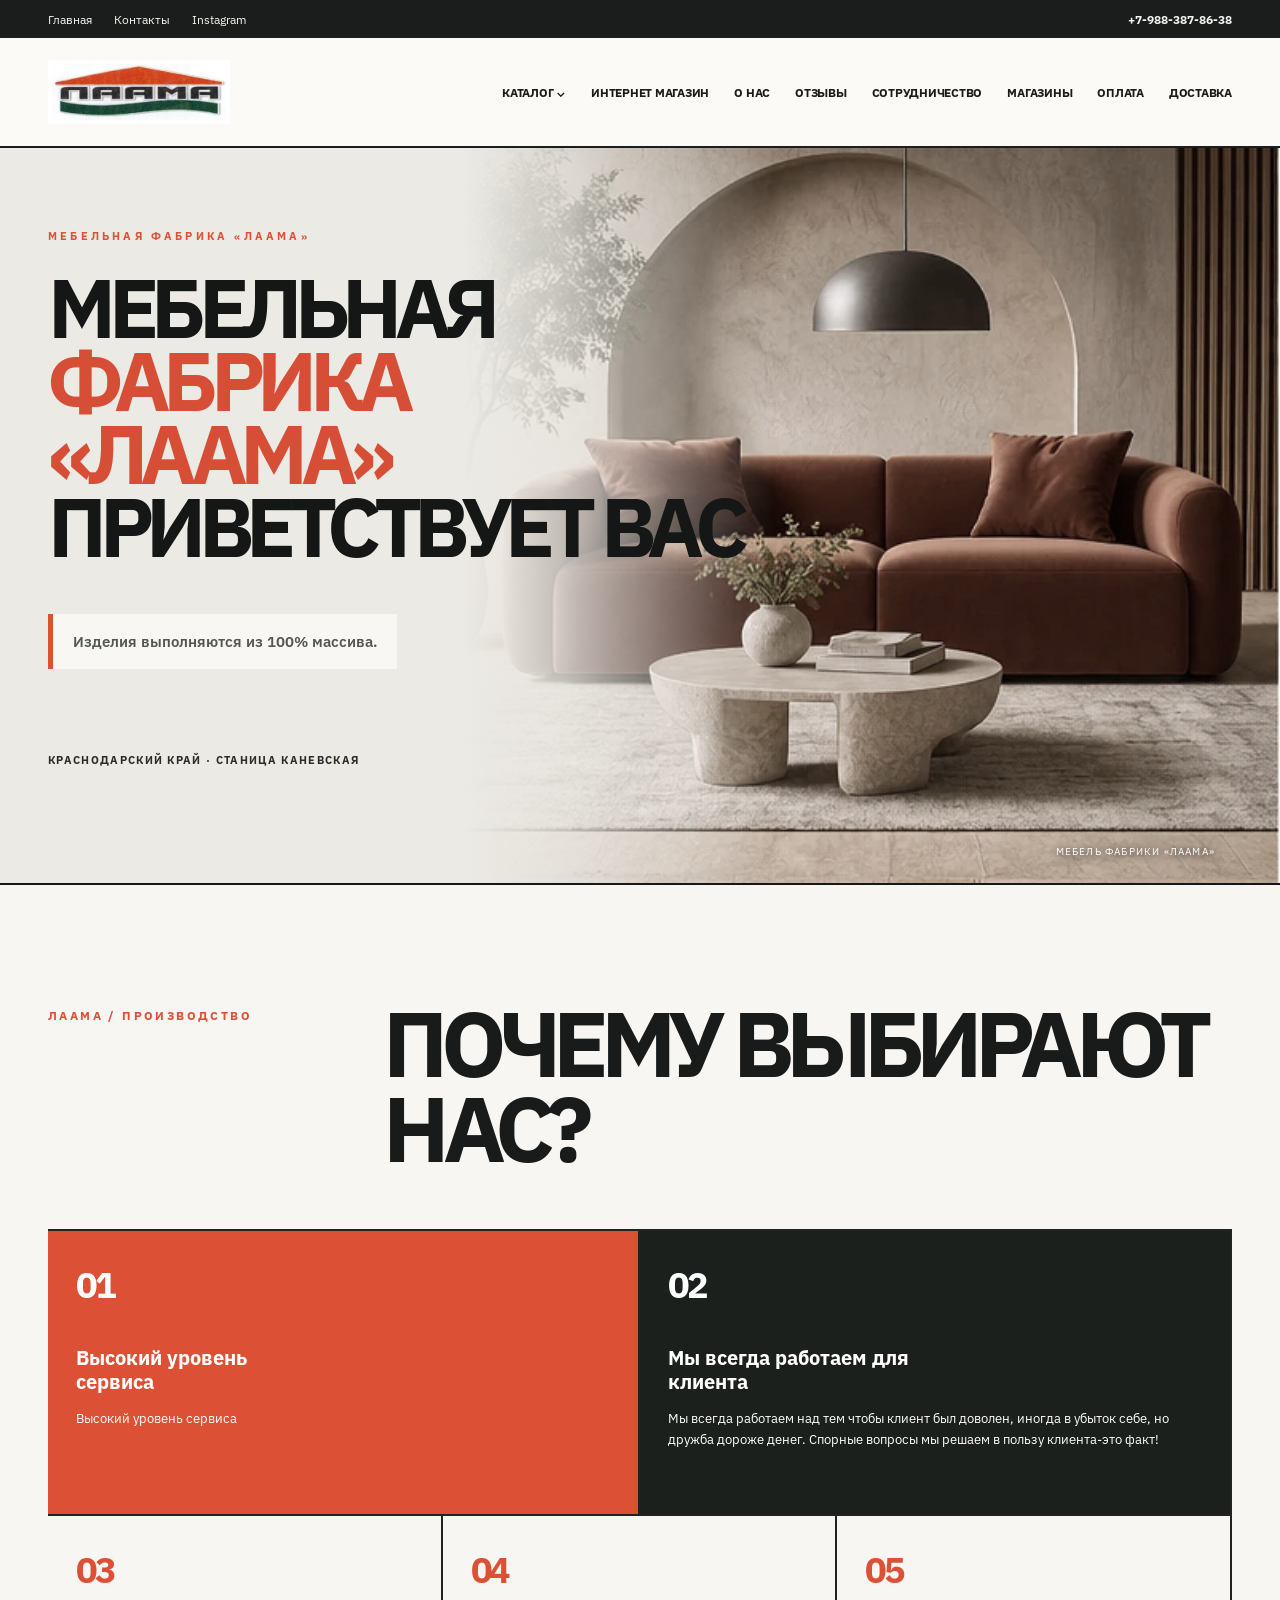
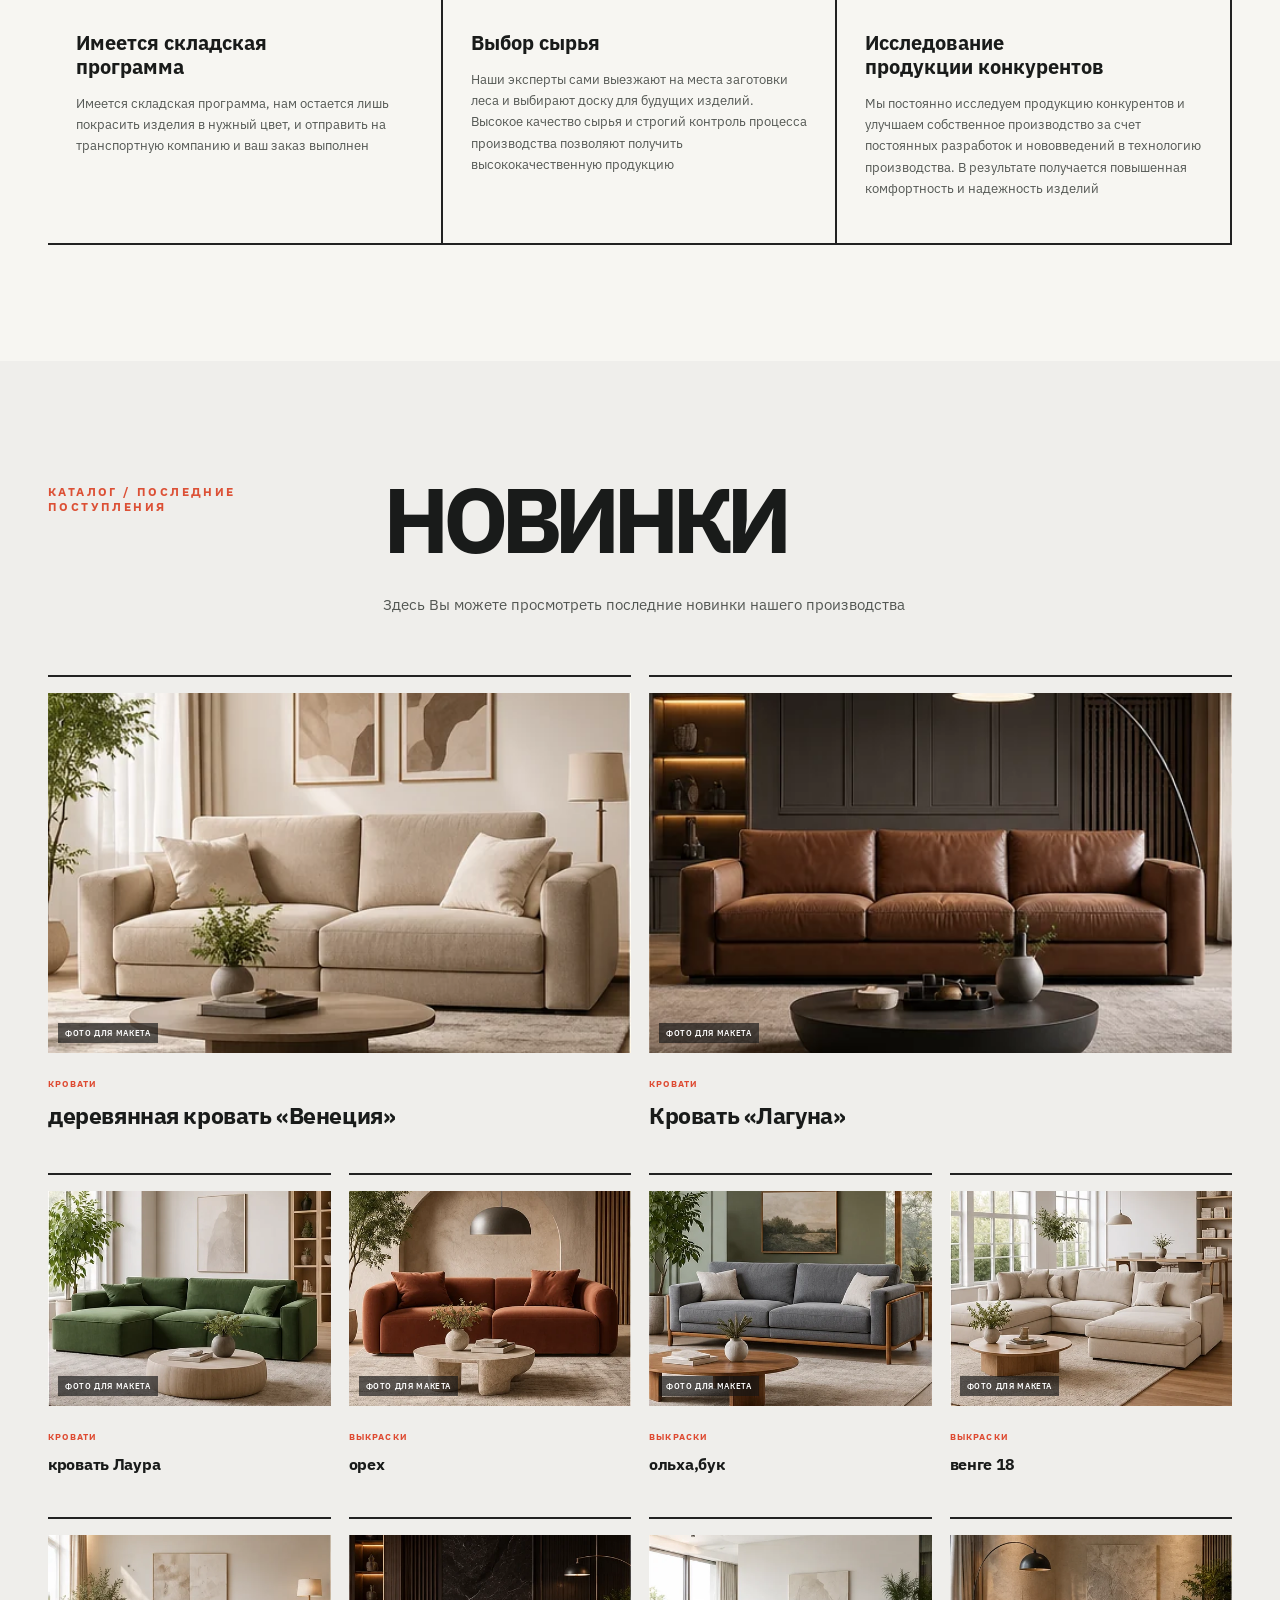
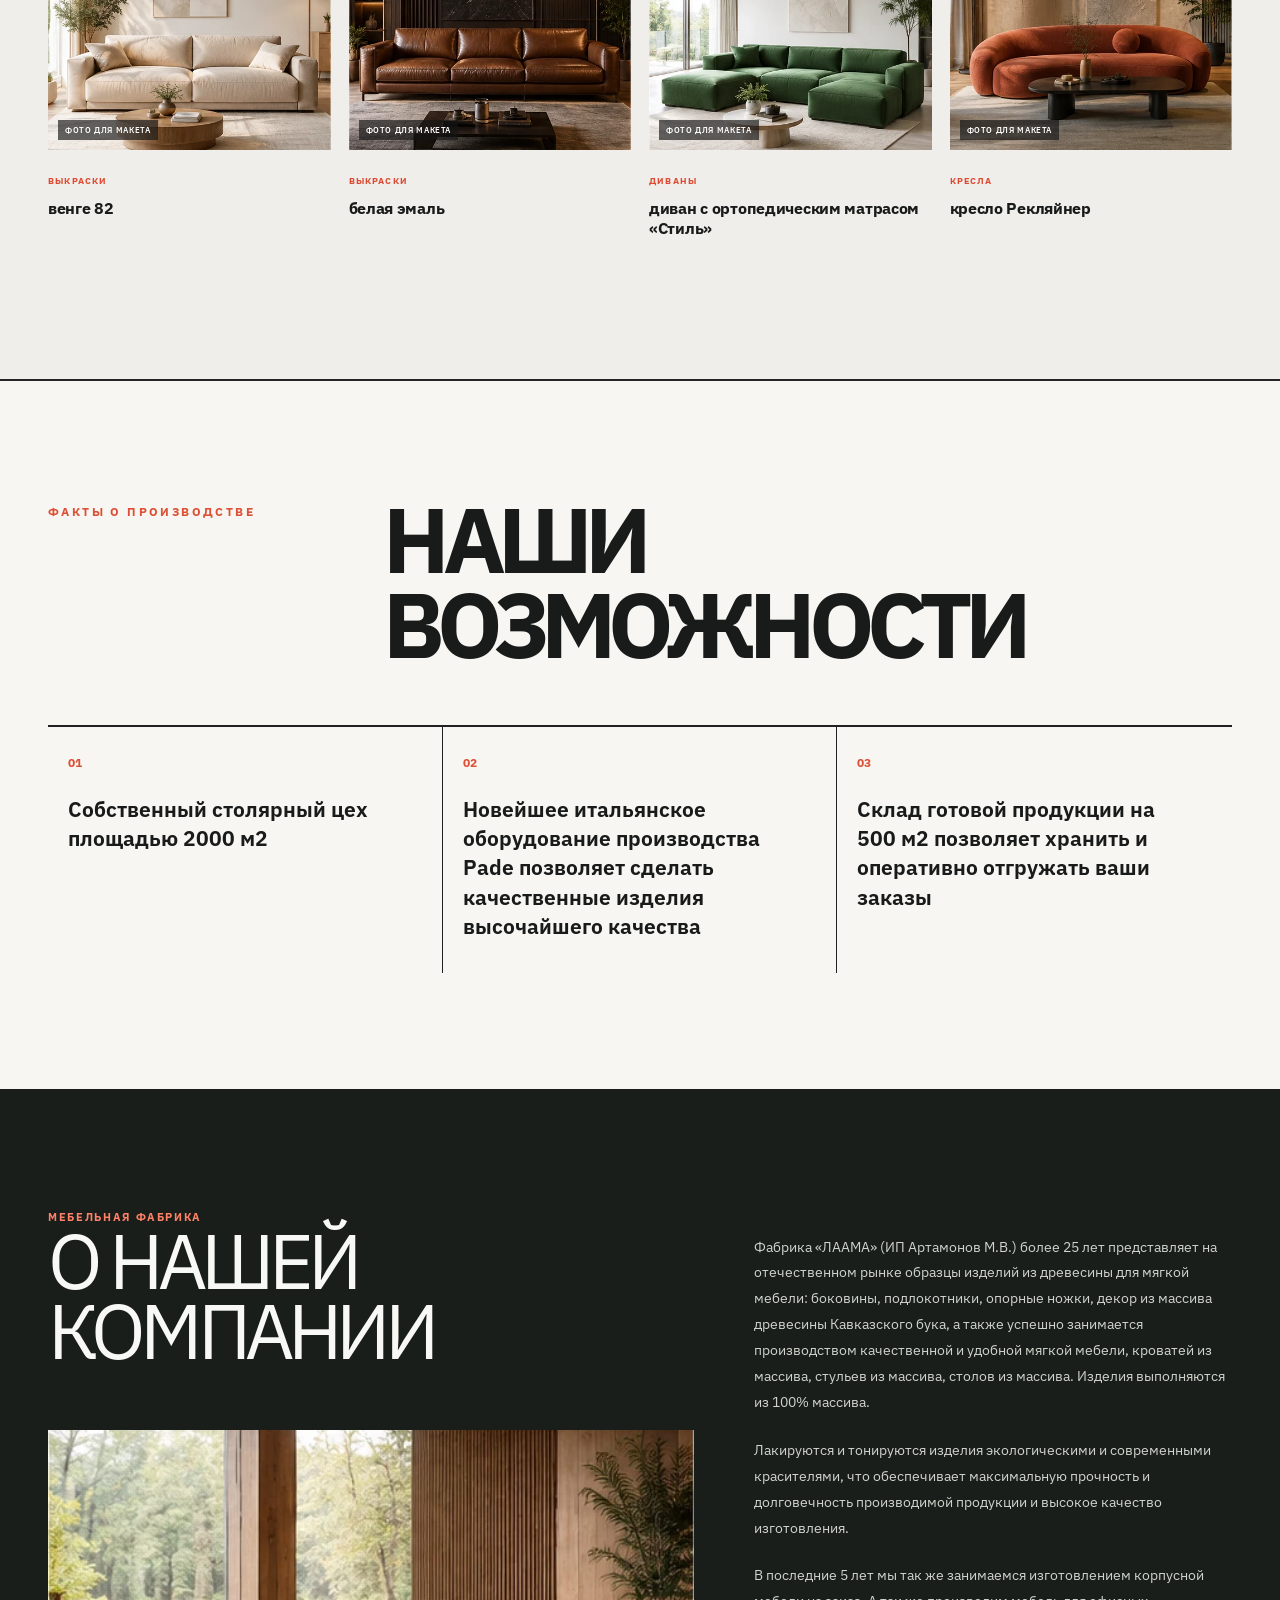
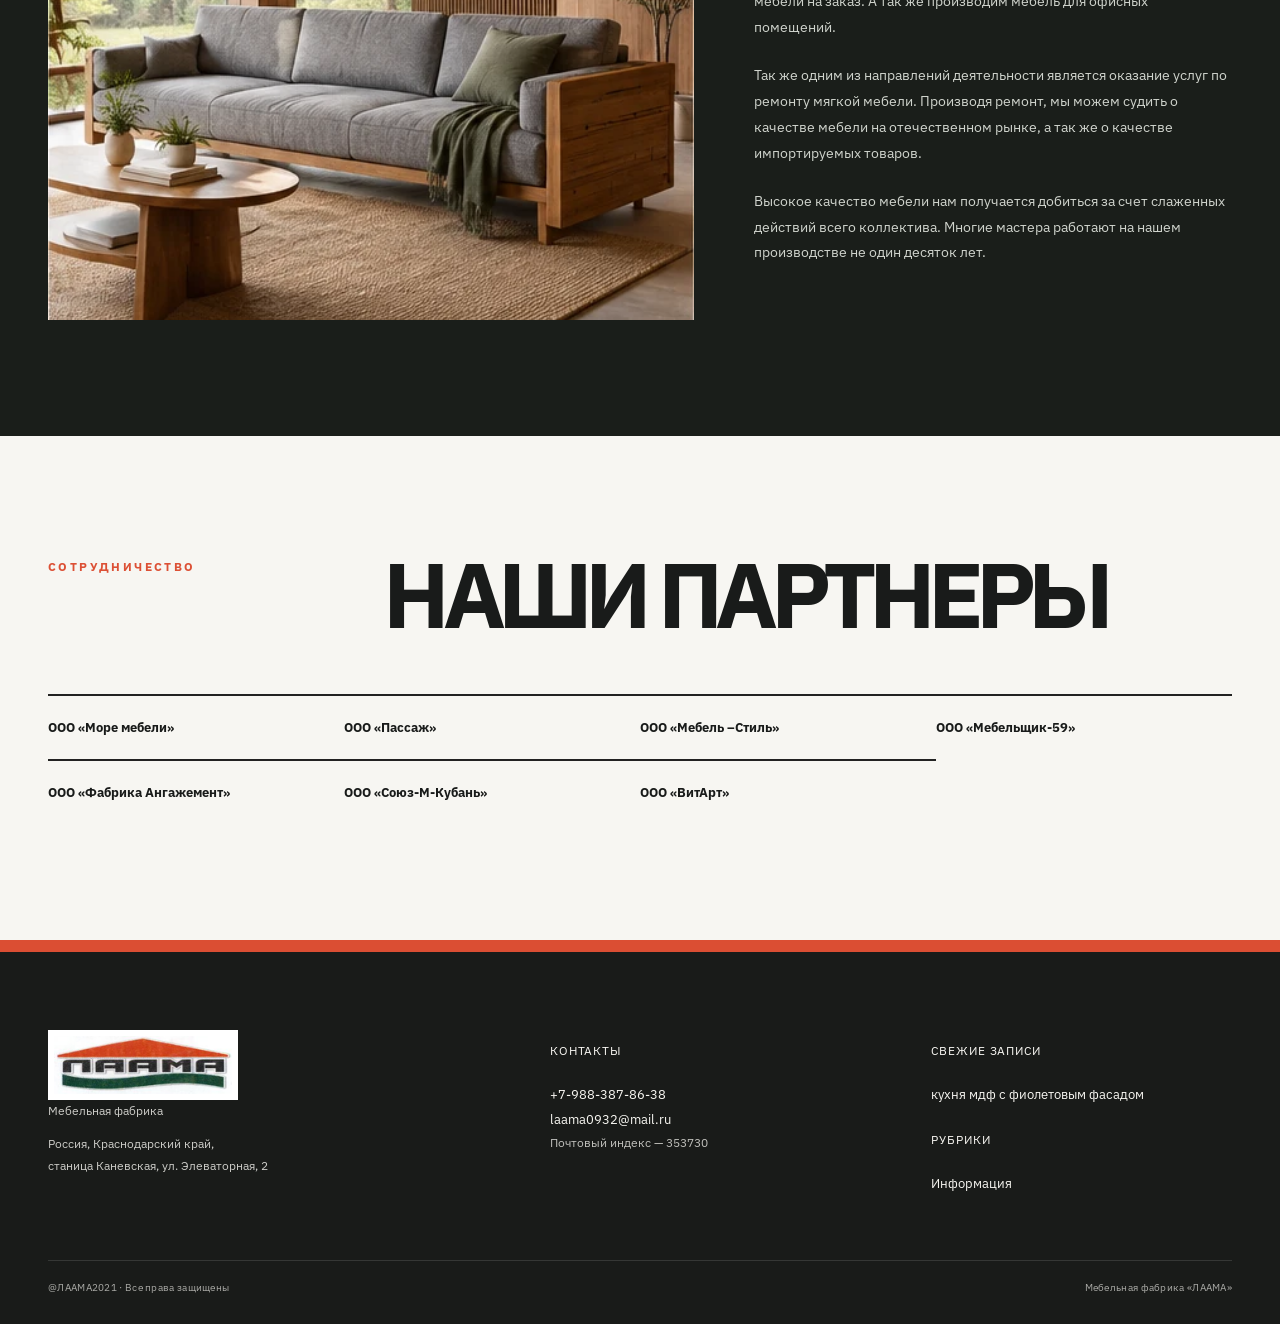
<file: design-5.html>
<!DOCTYPE html>
<html lang="ru"><head><meta charset="utf-8"/><meta content="width=device-width,initial-scale=1" name="viewport"/><title>ЛААМА — Дизайн -5</title><meta content="Визуальная концепция редизайна сайта laama24.ru" name="description"/><link href="css/site.css" rel="stylesheet"/></head><body class="theme-atelier"><div class="topline"><div class="wrap topflex"><div class="toplinks"><a href="https://laama24.ru/">Главная</a><a href="https://laama24.ru/call/">Контакты</a><a href="https://laama24.ru/my-instagram-feed/">Instagram</a></div><a class="top-phone" href="tel:+79883878638">+7-988-387-86-38</a></div></div><header class="header"><div class="wrap header-grid"><a aria-label="ЛААМА · Главная" class="brand" href="https://laama24.ru/"><img alt="ЛААМА — мебельная фабрика" class="logo-image" src="assets/logo.png"/></a><nav aria-label="Основное меню" class="site-nav"><ul class="nav-list"><li class="catalog-holder"><a class="catalog-link" href="https://laama24.ru/">Каталог <span aria-hidden="true">⌄</span></a><ul class="catalog-panel"><li class="cat-group"><a href="https://laama24.ru/home/komplekt/">Деревянные подлокотники для диванов</a><ul class="cat-sub"><li><a href="https://laama24.ru/выкраски/">Выкраски</a></li><li><a href="https://laama24.ru/home/komplekt/">Деревянные подлокотники для диванов</a></li><li><a href="https://laama24.ru/divani/">Диваны</a></li></ul></li><li class="cat-group"><a href="https://laama24.ru/мебель/">мебель</a><ul class="cat-sub"><li><a href="https://laama24.ru/divani/">Диваны</a></li><li><a href="https://laama24.ru/кровати/">кровати</a></li><li><a href="https://laama24.ru/корпусная-мебель-на-заказ/">корпусная мебель на заказ</a></li><li><a href="https://laama24.ru/мебель-для-гостиниц/">Мебель для гостиниц</a></li><li><a href="https://laama24.ru/мебель/стулья-из-массива/">стулья из массива</a></li><li><a href="https://laama24.ru/мебель/столы/">столы из массива</a></li></ul></li></ul></li><li><a href="https://laama24.ru/shop/">Интернет Магазин</a></li><li><a href="https://laama24.ru/about/">О НАС</a></li><li><a href="https://laama24.ru/отзывы/">отзывы</a></li><li><a href="https://laama24.ru/сотрудничество/">сотрудничество</a></li><li><a href="https://laama24.ru/магазины/">магазины</a></li><li><a href="https://laama24.ru/оплата/">Оплата</a></li><li><a href="https://laama24.ru/доставка/">доставка</a></li></ul></nav></div></header><main><section class="hero"><div class="wrap hero-grid"><div class="hero-copy"><div class="eyebrow">МЕБЕЛЬНАЯ ФАБРИКА «ЛААМА»</div><h1>Мебельная <em>фабрика «ЛААМА»</em> приветствует Вас</h1><p>Изделия выполняются из 100% массива.</p><div class="hero-rule"></div><span class="hero-note">Краснодарский край · станица Каневская</span></div><div class="hero-visual"><div class="visual-shape"></div><div aria-label="Фотографии продукции" class="slider"><img alt="Временная демонстрационная фотография интерьера с диваном №4" class="slider-frame" fetchpriority="high" src="assets/sofa-04.webp" style="--slide:0"/><img alt="Временная демонстрационная фотография интерьера с диваном №1" class="slider-frame" loading="lazy" src="assets/sofa-01.webp" style="--slide:1"/><img alt="Временная демонстрационная фотография интерьера с диваном №2" class="slider-frame" loading="lazy" src="assets/sofa-02.webp" style="--slide:2"/><img alt="Временная демонстрационная фотография интерьера с диваном №3" class="slider-frame" loading="lazy" src="assets/sofa-03.webp" style="--slide:3"/><img alt="Временная демонстрационная фотография интерьера с диваном №5" class="slider-frame" loading="lazy" src="assets/sofa-05.webp" style="--slide:4"/><img alt="Временная демонстрационная фотография интерьера с диваном №6" class="slider-frame" loading="lazy" src="assets/sofa-06.webp" style="--slide:5"/><img alt="Временная демонстрационная фотография интерьера с диваном №7" class="slider-frame" loading="lazy" src="assets/sofa-07.webp" style="--slide:6"/><img alt="Временная демонстрационная фотография интерьера с диваном №8" class="slider-frame" loading="lazy" src="assets/sofa-08.webp" style="--slide:7"/><img alt="Временная демонстрационная фотография интерьера с диваном №9" class="slider-frame" loading="lazy" src="assets/sofa-09.webp" style="--slide:8"/><img alt="Временная демонстрационная фотография интерьера с диваном №10" class="slider-frame" loading="lazy" src="assets/sofa-10.webp" style="--slide:9"/><img alt="Временная демонстрационная фотография интерьера с диваном №11" class="slider-frame" loading="lazy" src="assets/sofa-11.webp" style="--slide:10"/><img alt="Временная демонстрационная фотография интерьера с диваном №12" class="slider-frame" loading="lazy" src="assets/sofa-12.webp" style="--slide:11"/></div><span class="visual-label">Мебель фабрики «ЛААМА»</span></div></div></section><section class="benefits sec wrap"><div class="section-title"><span class="eyebrow">ЛААМА / ПРОИЗВОДСТВО</span><h2>Почему выбирают нас?</h2></div><div class="benefit-grid"><article class="benefit"><span class="item-number">01</span><h3>Высокий уровень сервиса</h3><p>Высокий уровень сервиса</p></article><article class="benefit"><span class="item-number">02</span><h3>Мы всегда работаем для клиента</h3><p>Мы всегда работаем над тем чтобы клиент был доволен, иногда в убыток себе, но дружба дороже денег. Спорные вопросы мы решаем в пользу клиента-это факт!</p></article><article class="benefit"><span class="item-number">03</span><h3>Имеется складская программа</h3><p>Имеется складская программа, нам остается лишь покрасить изделия в нужный цвет, и отправить на транспортную компанию и ваш заказ выполнен</p></article><article class="benefit"><span class="item-number">04</span><h3>Выбор сырья</h3><p>Наши эксперты сами выезжают на места заготовки леса и выбирают доску для будущих изделий. Высокое качество сырья и строгий контроль процесса производства позволяют получить высококачественную продукцию</p></article><article class="benefit"><span class="item-number">05</span><h3>Исследование продукции конкурентов</h3><p>Мы постоянно исследуем продукцию конкурентов и улучшаем собственное производство за счет постоянных разработок и нововведений в технологию производства. В результате получается повышенная комфортность и надежность изделий</p></article></div></section><section class="novelties sec"><div class="wrap"><div class="section-title"><span class="eyebrow">КАТАЛОГ / ПОСЛЕДНИЕ ПОСТУПЛЕНИЯ</span><h2>Новинки</h2><p>Здесь Вы можете просмотреть последние новинки нашего производства</p></div><div class="product-grid"><a class="product product-1" href="https://laama24.ru/portfolio/деревянная-кровать-венеция/"><div class="product-img"><img alt="Демонстрационная фотография дивана — временное оформление макета" loading="lazy" src="assets/sofa-01.webp"/><span class="photo-demo-note">Фото для макета</span></div><div class="product-meta"><span class="product-category">Кровати</span><h3>деревянная кровать «Венеция»</h3></div></a><a class="product product-2" href="https://laama24.ru/portfolio/кровать-лагуна/"><div class="product-img"><img alt="Демонстрационная фотография дивана — временное оформление макета" loading="lazy" src="assets/sofa-02.webp"/><span class="photo-demo-note">Фото для макета</span></div><div class="product-meta"><span class="product-category">Кровати</span><h3>Кровать «Лагуна»</h3></div></a><a class="product product-3" href="https://laama24.ru/portfolio/кровать-лаура/"><div class="product-img"><img alt="Демонстрационная фотография дивана — временное оформление макета" loading="lazy" src="assets/sofa-03.webp"/><span class="photo-demo-note">Фото для макета</span></div><div class="product-meta"><span class="product-category">Кровати</span><h3>кровать Лаура</h3></div></a><a class="product product-4" href="https://laama24.ru/portfolio/орех/"><div class="product-img"><img alt="Демонстрационная фотография дивана — временное оформление макета" loading="lazy" src="assets/sofa-04.webp"/><span class="photo-demo-note">Фото для макета</span></div><div class="product-meta"><span class="product-category">Выкраски</span><h3>орех</h3></div></a><a class="product product-5" href="https://laama24.ru/portfolio/ольхабук/"><div class="product-img"><img alt="Демонстрационная фотография дивана — временное оформление макета" loading="lazy" src="assets/sofa-05.webp"/><span class="photo-demo-note">Фото для макета</span></div><div class="product-meta"><span class="product-category">Выкраски</span><h3>ольха,бук</h3></div></a><a class="product product-6" href="https://laama24.ru/portfolio/венге-18/"><div class="product-img"><img alt="Демонстрационная фотография дивана — временное оформление макета" loading="lazy" src="assets/sofa-06.webp"/><span class="photo-demo-note">Фото для макета</span></div><div class="product-meta"><span class="product-category">Выкраски</span><h3>венге 18</h3></div></a><a class="product product-7" href="https://laama24.ru/portfolio/венге-82/"><div class="product-img"><img alt="Демонстрационная фотография дивана — временное оформление макета" loading="lazy" src="assets/sofa-07.webp"/><span class="photo-demo-note">Фото для макета</span></div><div class="product-meta"><span class="product-category">Выкраски</span><h3>венге 82</h3></div></a><a class="product product-8" href="https://laama24.ru/portfolio/белая-эмаль/"><div class="product-img"><img alt="Демонстрационная фотография дивана — временное оформление макета" loading="lazy" src="assets/sofa-08.webp"/><span class="photo-demo-note">Фото для макета</span></div><div class="product-meta"><span class="product-category">Выкраски</span><h3>белая эмаль</h3></div></a><a class="product product-9" href="https://laama24.ru/portfolio/диван-стиль/"><div class="product-img"><img alt="Демонстрационная фотография дивана — временное оформление макета" loading="lazy" src="assets/sofa-09.webp"/><span class="photo-demo-note">Фото для макета</span></div><div class="product-meta"><span class="product-category">Диваны</span><h3>диван с ортопедическим матрасом «Стиль»</h3></div></a><a class="product product-10" href="https://laama24.ru/portfolio/кресло-рекляйнер/"><div class="product-img"><img alt="Демонстрационная фотография дивана — временное оформление макета" loading="lazy" src="assets/sofa-10.webp"/><span class="photo-demo-note">Фото для макета</span></div><div class="product-meta"><span class="product-category">Кресла</span><h3>кресло Рекляйнер</h3></div></a></div></div></section><section class="capacities sec"><div class="wrap"><div class="section-title"><span class="eyebrow">ФАКТЫ О ПРОИЗВОДСТВЕ</span><h2>Наши возможности</h2></div><div class="capacity-grid"><div class="capacity"><span class="item-number">01</span><p>Собственный столярный цех площадью 2000 м2</p></div><div class="capacity"><span class="item-number">02</span><p>Новейшее итальянское оборудование производства Pade позволяет сделать качественные изделия высочайшего качества</p></div><div class="capacity"><span class="item-number">03</span><p>Склад готовой продукции на 500 м2 позволяет хранить и оперативно отгружать ваши заказы</p></div></div></div></section><section class="about sec"><div class="wrap about-layout"><div class="about-heading"><span class="eyebrow">МЕБЕЛЬНАЯ ФАБРИКА</span><h2>О нашей компании</h2><div class="about-photo"><img alt="Демонстрационный интерьер с диваном" loading="lazy" src="assets/sofa-11.webp"/></div></div><div class="about-copy"><p>Фабрика «ЛААМА» (ИП Артамонов М.В.) более 25 лет представляет на отечественном рынке образцы изделий из древесины для мягкой мебели: боковины, подлокотники, опорные ножки, декор из массива древесины Кавказского бука, а также успешно занимается производством качественной и удобной мягкой мебели, кроватей из массива, стульев из массива, столов из массива. Изделия выполняются из 100% массива.</p><p>Лакируются и тонируются изделия экологическими и современными красителями, что обеспечивает максимальную прочность и долговечность производимой продукции и высокое качество изготовления.</p><p>В последние 5 лет мы так же занимаемся изготовлением корпусной мебели на заказ. А так же производим мебель для офисных помещений.</p><p>Так же одним из направлений деятельности является оказание услуг по ремонту мягкой мебели. Производя ремонт, мы можем судить о качестве мебели на отечественном рынке, а так же о качестве импортируемых товаров.</p><p>Высокое качество мебели нам получается добиться за счет слаженных действий всего коллектива. Многие мастера работают на нашем производстве не один десяток лет.</p></div></div></section><section class="partners sec"><div class="wrap"><div class="section-title"><span class="eyebrow">СОТРУДНИЧЕСТВО</span><h2>Наши партнеры</h2></div><div class="partner-grid"><span>ООО «Море мебели»</span><span>ООО «Пассаж»</span><span>ООО «Мебель –Стиль»</span><span>ООО «Мебельщик-59»</span><span>ООО «Фабрика Ангажемент»</span><span>ООО «Союз-М-Кубань»</span><span>ООО «ВитАрт»</span></div></div></section></main><footer class="site-footer"><div class="wrap foot-grid"><div class="foot-brand"><div class="foot-name"><img alt="Логотип мебельной фабрики ЛААМА" class="footer-logo" src="assets/logo.png"/></div><p>Мебельная фабрика</p><p>Россия, Краснодарский край,<br/>станица Каневская, ул. Элеваторная, 2</p></div><div class="foot-contact"><h3>контакты</h3><span>+7-988-387-86-38</span><span>laama0932@mail.ru</span><p>Почтовый индекс — 353730</p></div><div class="foot-posts"><h3>Свежие записи</h3><a href="https://laama24.ru/кухня-мдф-с-фиолетовым-фасадом/">кухня мдф с фиолетовым фасадом</a><h3 class="rubrics-h">Рубрики</h3><a href="https://laama24.ru/category/без-рубрики/">Информация</a></div></div><div class="wrap foot-bottom"><span>@ЛААМА2021 · Все права защищены</span><span>Мебельная фабрика «ЛААМА»</span></div></footer></body></html>
</file>
<file: css/preview.css>
/* Интерфейс показа пяти дизайнов. Не относится к редизайну сайта внутри iframe. */
:root{font-family:Inter,system-ui,-apple-system,BlinkMacSystemFont,"Segoe UI",Arial,sans-serif;color:#202321;background:#e9ebe8}
*{box-sizing:border-box}
html,body{height:100%;margin:0}
button{font:inherit}
.app{height:100dvh;display:grid;grid-template-columns:205px minmax(0,1fr)}
.sidebar{background:#fff;padding:28px 15px;border-right:1px solid #e1e3df;display:flex;flex-direction:column;gap:28px;overflow-y:auto}
.demo-logo{display:block;width:160px;height:auto;object-fit:contain;margin:0 auto}
.options{display:flex;flex-direction:column;gap:9px}
.option{width:100%;min-height:51px;border:1px solid #dfe1de;border-radius:3px;background:#fff;color:#202321;text-align:left;padding:13px 17px;cursor:pointer;font-size:14px;font-weight:600;transition:border-color .15s,background .15s,color .15s}
.option:hover{border-color:#666e69}
.option[aria-selected="true"]{background:#262a28;color:#fff;border-color:#262a28}
.option:focus-visible,.device:focus-visible{outline:2px solid #d96b47;outline-offset:2px}
.viewer{min-width:0;min-height:0;display:flex;flex-direction:column}
.controls{background:#fff;min-height:62px;flex-shrink:0;border-bottom:1px solid #e1e3df;display:flex;flex-wrap:wrap;gap:14px;align-items:center;justify-content:space-between;padding:10px 20px}
.control-info{font-size:14px;letter-spacing:-.015em;font-weight:650}
.devices{display:flex;flex-wrap:nowrap;gap:6px}
.device{background:#fff;color:#3a3d3b;border:1px solid #d9ddd8;border-radius:3px;padding:9px 11px;cursor:pointer;font-size:12px;font-weight:550;white-space:nowrap}
.device:hover{border-color:#6a716d}
.device.active{background:#252b27;color:#fff;border-color:#252b27}
.stage{min-height:0;min-width:0;overflow:auto;flex:1;padding:18px;display:flex;align-items:flex-start;justify-content:flex-start;background:#e9ebe8}
.preview{display:block;width:100%;max-width:1440px;height:100%;min-height:0;margin-inline:auto;border:0;flex-shrink:0;background:white;box-shadow:0 8px 28px #14171417}
.stage[data-device="desktop"] .preview{width:1440px;max-width:none}
.stage[data-device="tablet"] .preview{width:768px;max-width:none}
.stage[data-device="mobile"] .preview{width:390px;max-width:none}
.stage[data-device="auto"] .preview{width:100%;max-width:1440px}
@media(max-width:850px){
  .app{display:flex;flex-direction:column;min-height:100dvh;height:100dvh}
  .viewer{flex:1}
  .sidebar{flex-shrink:0;padding:8px 12px;display:flex;flex-direction:row;align-items:center;gap:12px;overflow:visible;border-right:0;border-bottom:1px solid #dfe3df}
  .demo-logo{width:83px;margin:0;flex-shrink:0}
  .options{min-width:0;overflow-x:auto;display:flex;flex-direction:row;gap:6px;padding:4px 2px}
  .option{width:auto;min-width:max-content;min-height:36px;padding:9px 11px;font-size:12px}
  .controls{padding:8px 12px;min-height:52px}
  .device{padding:8px;font-size:11px}
  .stage{padding:10px}
}
@media(max-width:520px){
 .sidebar{gap:8px;padding:7px 8px}.demo-logo{width:65px}
 .controls{gap:8px;padding:6px 8px}.control-info{font-size:12px}
 .devices{gap:3px}.device{padding:7px 6px;font-size:10px}
 .stage{padding:0}
 .stage[data-device="mobile"] .preview{width:min(390px,100%)}
}
</file>
<file: css/site.css>
@import url('https://fonts.googleapis.com/css2?family=Golos+Text:wght@400;500;600;700;800;900&family=IBM+Plex+Sans:wght@400;500;600;700&family=Inter:wght@400;500;600;700;800&family=Manrope:wght@400;500;600;700;800&family=Onest:wght@400;500;600;700;800&family=Rubik:wght@400;500;600;700;800&display=swap');

*{box-sizing:border-box}html{scroll-behavior:smooth}body{margin:0;min-width:320px;overflow-x:hidden;background:var(--bg);color:var(--ink);font-family:var(--bodyfont)}a{color:inherit;text-decoration:none}img{max-width:100%}.wrap{width:min(1360px,calc(100% - 104px));margin:0 auto}.sec{padding:100px 0}.eyebrow{font-family:var(--bodyfont);font-weight:750;letter-spacing:.15em;text-transform:uppercase;font-size:11px;color:var(--accent)}h1,h2,h3,p{margin-top:0}h1,h2,h3{font-weight:inherit}p{line-height:1.72}.topline{background:var(--top-bg);color:var(--top-ink);border-bottom:1px solid var(--line);font-size:12px}.topflex{display:flex;align-items:center;justify-content:space-between;min-height:38px;gap:16px}.toplinks{display:flex;gap:22px}.topflex a:hover,.site-nav a:hover,.foot-grid a:hover{opacity:.65}.top-phone{font-weight:700}.header{background:var(--header-bg);color:var(--header-ink);position:relative;z-index:10;border-bottom:1px solid var(--line)}.header-grid{display:flex;gap:50px;align-items:center;min-height:106px;justify-content:space-between}.brand{display:inline-flex;flex-direction:column;white-space:nowrap;gap:1px}.brand b{font-family:var(--display);font-weight:700;font-size:37px;letter-spacing:-.07em;line-height:1}.brand small{font-size:9px;font-weight:700;letter-spacing:.15em}.site-nav{min-width:0}.nav-list{display:flex;flex-wrap:wrap;justify-content:flex-end;align-items:center;column-gap:25px;row-gap:14px;list-style:none;margin:0;padding:0}.nav-list>li>a{display:block;font-size:12px;font-weight:750;white-space:nowrap}.catalog-holder{position:relative}.catalog-panel{display:none;position:absolute;z-index:25;left:0;top:calc(100% + 13px);width:440px;max-width:calc(100vw - 32px);padding:23px;list-style:none;margin:0;box-shadow:0 22px 50px #0002;background:var(--panel);color:var(--panel-ink);border:1px solid var(--line)}.catalog-panel::before{content:"";position:absolute;top:-15px;left:0;width:100%;height:20px}.catalog-holder:hover .catalog-panel,.catalog-holder:focus-within .catalog-panel{display:block}.cat-group>a{display:block;font-size:13px;font-weight:800;padding:10px 0}.cat-group+.cat-group{border-top:1px solid var(--line)}.cat-sub{display:grid;grid-template-columns:1fr 1fr;gap:12px 8px;list-style:none;margin:4px 0 15px;padding:0}.cat-sub a{font-size:11px;line-height:1.35;display:block}.hero{background:var(--hero-bg);color:var(--hero-ink);overflow:hidden}.hero-grid{min-height:615px;display:grid;grid-template-columns:44% 56%;align-items:center;gap:0}.hero-copy{padding:74px 60px 74px 0;position:relative;z-index:1}.hero h1{font-family:var(--display);font-size:clamp(44px,4.5vw,72px);line-height:1.09;letter-spacing:-.055em;font-weight:700;margin:24px 0 27px;max-width:650px}.hero h1 em{font-weight:inherit;font-style:normal;color:var(--accent)}.hero-copy>p{max-width:390px;font-size:14px;color:var(--muted);margin-bottom:24px}.hero-rule{height:1px;max-width:105px;background:var(--accent);margin:28px 0 14px}.hero-note,.visual-label{font-size:10px;letter-spacing:.12em;text-transform:uppercase;color:var(--muted)}.hero-visual{position:relative;height:495px;min-width:0;display:flex;align-items:center}.visual-shape{position:absolute;inset:0;background:var(--visual-bg)}.slider{position:absolute;inset:30px 0 36px 0;background:var(--visual-bg);overflow:hidden}.slider-frame{position:absolute;width:100%;height:100%;object-fit:cover;object-position:center;opacity:0;animation:gallery 66s infinite;animation-delay:calc(var(--slide) * 6s)}.slider-frame:first-child{opacity:1}@keyframes gallery{0%,8%{opacity:1}9.5%,100%{opacity:0}}.visual-label{position:absolute;bottom:12px;right:0;color:var(--hero-ink)}.section-title{margin-bottom:45px}.section-title h2{font-family:var(--display);font-size:clamp(35px,4vw,59px);letter-spacing:-.045em;line-height:1.13;margin:15px 0}.section-title>p{font-size:14px;color:var(--muted)}.benefit-grid{display:grid;grid-template-columns:repeat(5,1fr);gap:17px}.benefit{border-top:1px solid var(--line);padding:22px 16px 20px 0;min-width:0}.item-number{display:block;font-size:12px;color:var(--accent);font-weight:800;margin-bottom:32px}.benefit h3{font-size:17px;line-height:1.33;font-weight:800;min-height:45px;margin-bottom:14px}.benefit p{font-size:12px;color:var(--muted);line-height:1.65}.novelties{background:var(--section-bg)}.product-grid{display:grid;grid-template-columns:repeat(5,minmax(0,1fr));gap:18px}.product{display:block;min-width:0;border:1px solid var(--card-line);background:var(--card-bg);transition:transform .25s ease,border-color .25s ease}.product:hover{transform:translateY(-5px);border-color:var(--accent)}.product-img{position:relative;height:194px;background:var(--image-bg);display:flex;align-items:center;justify-content:center;overflow:hidden}.photo-fallback{position:absolute;inset:0;display:flex;align-items:center;justify-content:center;text-align:center;line-height:1.7;font-size:10px;font-weight:800;letter-spacing:.12em;color:var(--muted);opacity:.6}.photo-fallback[hidden]{display:none}.slider-fallback{position:absolute;inset:0;display:flex;flex-direction:column;align-items:center;justify-content:center;gap:30px;text-align:center;opacity:.45;letter-spacing:.15em}.slider-fallback span{font-size:12px}.slider-fallback strong{font-family:var(--display);font-size:clamp(18px,2vw,34px);font-weight:500;line-height:1.3;letter-spacing:0}.product-img img{width:100%;height:100%;object-fit:contain;transition:transform .4s;mix-blend-mode:var(--blend)}.product:hover img{transform:scale(1.05)}.product-meta{padding:22px 15px 24px}.product-category{font-size:10px;text-transform:uppercase;letter-spacing:.13em;color:var(--accent);font-weight:800}.product h3{margin:10px 0 0;font-size:15px;line-height:1.4;font-weight:750;min-height:44px}.capacity-grid{display:grid;grid-template-columns:repeat(3,1fr);gap:35px}.capacity{border-top:2px solid var(--accent);padding-top:28px}.capacity .item-number{margin-bottom:25px}.capacity p{font-size:18px;line-height:1.55;max-width:380px}.about{background:var(--about-bg)}.about-layout{display:grid;grid-template-columns:.85fr 1.15fr;gap:95px}.about-photo{margin-top:45px;max-width:440px;height:210px;overflow:hidden;background:var(--image-bg)}.about-photo img{height:100%;width:100%;object-fit:cover}.about-copy{padding-top:25px}.about-copy p{font-size:14px;line-height:1.86;margin-bottom:22px;color:var(--muted)}.partner-grid{display:grid;grid-template-columns:repeat(4,1fr);gap:0}.partner-grid>span{padding:23px 15px 23px 0;border-top:1px solid var(--line);font-size:13px;font-weight:650}.site-footer{background:var(--footer-bg);color:var(--footer-ink);padding-top:78px}.foot-grid{display:grid;grid-template-columns:1.4fr 1fr 1fr;gap:80px;padding-bottom:63px}.foot-name{font-family:var(--display);font-size:48px;font-weight:700;letter-spacing:-.07em}.foot-brand>p{font-size:12px;line-height:1.8;opacity:.8}.foot-grid h3{font-size:14px;margin:13px 0 25px}.foot-grid a,.foot-grid .foot-contact span{display:block;font-size:13px;line-height:1.9}.foot-contact p{font-size:12px;opacity:.75}.rubrics-h{margin-top:24px!important}.foot-bottom{border-top:1px solid #ffffff30;display:flex;justify-content:space-between;gap:20px;padding:20px 0 30px;font-size:10px;opacity:.65;letter-spacing:.03em}
/* 01: restrained European modernism */
.theme-modern{--bg:#f9f9f7;--ink:#262927;--accent:#99765b;--muted:#646967;--line:#d8dcd6;--top-bg:#f1f1ee;--top-ink:#3d423f;--header-bg:#fff;--header-ink:#272927;--panel:#fff;--panel-ink:#292b29;--hero-bg:#f5f4f0;--hero-ink:#272927;--visual-bg:#e7e4dd;--section-bg:#f1f2ee;--card-bg:#fff;--card-line:#e3e4de;--image-bg:#fdfcfb;--blend:multiply;--about-bg:#f0efeb;--footer-bg:#242a28;--footer-ink:#f8f8f4;--bodyfont:Manrope,Arial,sans-serif;--display:Manrope,Arial,sans-serif}.theme-modern .hero-grid{grid-template-columns:47% 53%}.theme-modern .hero-visual{height:525px}.theme-modern .hero .slider{inset:0 0 48px 0}.theme-modern .hero-visual .visual-shape{inset:44px -140px -18px 48px}.theme-modern .brand b{font-family:Manrope,sans-serif;font-weight:800}.theme-modern .benefit-grid{gap:20px}
/* 02: premium, gallery-like dark / cream */
.theme-premium{--bg:#f3eee6;--ink:#2a221e;--accent:#b08b63;--muted:#786f66;--line:#b8aa9b55;--top-bg:#1e1b19;--top-ink:#e8dfd4;--header-bg:#282320;--header-ink:#f4ede3;--panel:#282320;--panel-ink:#f4ede3;--hero-bg:#282320;--hero-ink:#f4ede3;--visual-bg:#3c332d;--section-bg:#ede5da;--card-bg:#faf6ef;--card-line:#d6c7b7;--image-bg:#fff;--blend:normal;--about-bg:#292522;--footer-bg:#1d1a18;--footer-ink:#e9e2d8;--bodyfont:'DM Sans',Arial,sans-serif;--display:Prata,Georgia,serif}.theme-premium .header-grid{display:grid;grid-template-columns:1fr}.theme-premium .header .brand{align-items:center;margin:20px auto 3px}.theme-premium .brand b{font-weight:400;font-size:50px;letter-spacing:.06em}.theme-premium .nav-list{justify-content:center;gap:27px}.theme-premium .header-grid{gap:12px;padding-bottom:23px}.theme-premium .hero-grid{min-height:710px;grid-template-columns:44% 56%}.theme-premium .hero h1{font-size:clamp(45px,4.4vw,70px);letter-spacing:-.045em;font-weight:400}.theme-premium .hero h1 em{font-style:italic}.theme-premium .hero .hero-copy{padding-right:60px}.theme-premium .hero .hero-visual{height:625px}.theme-premium .hero .slider{inset:0;filter:saturate(.72) contrast(1.08)}.theme-premium .visual-label{color:#e5d7c3;bottom:14px;right:18px;text-shadow:0 1px 7px #000}.theme-premium .hero-rule{width:70px}.theme-premium .benefit-grid{grid-template-columns:repeat(3,1fr);gap:23px}.theme-premium .benefit{padding:29px 32px 25px 0}.theme-premium .benefit h3{font-family:var(--display);font-weight:400;font-size:19px}.theme-premium .product-grid{grid-template-columns:repeat(2,1fr);gap:27px}.theme-premium .product-img{height:300px}.theme-premium .product:nth-child(5n+1){grid-column:span 2;display:grid;grid-template-columns:60% 40%}.theme-premium .product:nth-child(5n+1) .product-img{height:360px}.theme-premium .product:nth-child(5n+1) .product-meta{display:flex;flex-direction:column;justify-content:center;padding:35px}.theme-premium .product:nth-child(5n+1) h3{font-size:28px;font-family:Prata,Georgia,serif;font-weight:400}.theme-premium .product h3{font-weight:500;font-size:19px}.theme-premium .about{color:#eee7df}.theme-premium .about-copy p{color:#d8cbbf}.theme-premium .about .eyebrow{color:#bda184}.theme-premium .site-footer{padding-top:105px}
/* 03: contemporary editorial with playful geometry (no added controls) */
.theme-bold{--bg:#fffaee;--ink:#172043;--accent:#2444f7;--muted:#51576c;--line:#203aff4d;--top-bg:#223cff;--top-ink:#fff;--header-bg:#fff8ed;--header-ink:#1b2146;--panel:#fff9ee;--panel-ink:#18204a;--hero-bg:#203aff;--hero-ink:#fff9ed;--visual-bg:#e8ff84;--section-bg:#f2ffd9;--card-bg:#fff;--card-line:#253efa;--image-bg:#f9f4e9;--blend:multiply;--about-bg:#fcead7;--footer-bg:#1f35ca;--footer-ink:#fff;--bodyfont:Manrope,Arial,sans-serif;--display:Manrope,Arial,sans-serif}.theme-bold .header-grid{min-height:107px}.theme-bold .brand b{font-size:44px;font-weight:800;letter-spacing:-.085em}.theme-bold .brand small{letter-spacing:.18em}.theme-bold .hero-grid{min-height:680px;grid-template-columns:48% 52%;gap:0}.theme-bold .hero h1{font-size:clamp(51px,5vw,80px);font-weight:800;line-height:.99;letter-spacing:-.075em;text-transform:uppercase}.theme-bold .hero h1 em{color:#eaff73}.theme-bold .hero .hero-copy{padding-top:95px;padding-bottom:95px}.theme-bold .hero .eyebrow{color:#eaff73}.theme-bold .hero-copy>p,.theme-bold .hero-note{color:#e7e9ff}.theme-bold .hero-visual{height:550px}.theme-bold .hero .slider{inset:20px 0 26px 0;border:9px solid #eaff73;transform:rotate(-2deg);box-shadow:15px 17px 0 #101db1}.theme-bold .visual-label{color:#fff;bottom:-1px;font-weight:800}.theme-bold .section-title h2{text-transform:uppercase;font-weight:800;letter-spacing:-.075em}.theme-bold .benefit-grid{grid-template-columns:repeat(3,1fr);gap:17px}.theme-bold .benefit{border:2px solid #2940e5;padding:26px;background:#fffdf7}.theme-bold .benefit:nth-child(3n+2){background:#eaff73}.theme-bold .benefit .item-number{margin-bottom:30px}.theme-bold .product-grid{grid-template-columns:repeat(3,minmax(0,1fr));gap:19px}.theme-bold .product{border-width:2px;box-shadow:4px 5px 0 #2439e5}.theme-bold .product-img{height:250px}.theme-bold .product:nth-child(1){grid-column:span 2}.theme-bold .product:nth-child(1) .product-img{height:400px}.theme-bold .product:nth-child(7){grid-column:span 2}.theme-bold .product:nth-child(7) .product-img{height:380px}.theme-bold .product h3{font-size:16px;font-weight:800;text-transform:uppercase}.theme-bold .product-category{color:#2540ed}.theme-bold .capacity-grid{gap:17px}.theme-bold .capacity{background:#e9ff71;border:2px solid #203aff;padding:29px}.theme-bold .about-photo{box-shadow:13px 13px 0 #223cff}.theme-bold .foot-name{font-weight:800}
/* 04: craft / warm, breathable natural editorial */
.theme-craft{--bg:#f4ecdf;--ink:#33372c;--accent:#a46549;--muted:#777768;--line:#aaa58e88;--top-bg:#e5dfd0;--top-ink:#5f6651;--header-bg:#f5eee2;--header-ink:#37402e;--panel:#f5eee2;--panel-ink:#37402e;--hero-bg:#eae0ce;--hero-ink:#37392d;--visual-bg:#d2c8ac;--section-bg:#e8e5d7;--card-bg:#f6f1e6;--card-line:#d9d4c6;--image-bg:#fefcf7;--blend:multiply;--about-bg:#e1ddcf;--footer-bg:#515d42;--footer-ink:#f5edde;--bodyfont:'DM Sans',Arial,sans-serif;--display:Prata,Georgia,serif}.theme-craft .wrap{width:min(1280px,calc(100% - 104px))}.theme-craft .header-grid{min-height:130px}.theme-craft .brand b{font-size:50px;font-weight:400;letter-spacing:.018em}.theme-craft .brand small{margin-top:6px}.theme-craft .hero-grid{min-height:760px;grid-template-columns:42% 58%;gap:30px}.theme-craft .hero h1{font-size:clamp(45px,4.15vw,66px);line-height:1.25;letter-spacing:-.04em;font-weight:400}.theme-craft .hero h1 em{font-style:italic;color:#8e6146}.theme-craft .hero .hero-copy{padding-right:35px}.theme-craft .hero-visual{height:560px}.theme-craft .hero .visual-shape{inset:0 20px 5px 65px;background:#bfc7aa}.theme-craft .hero .slider{inset:40px 60px 50px -20px;box-shadow:22px 18px 0 #d7c2a7}.theme-craft .visual-label{right:60px;bottom:15px}.theme-craft .section-title h2{font-weight:400;letter-spacing:-.03em}.theme-craft .benefit-grid{grid-template-columns:repeat(3,1fr);gap:18px}.theme-craft .benefit{padding:25px 20px 25px 0}.theme-craft .benefit h3{font-weight:400;font-family:Prata,Georgia,serif;font-size:20px}.theme-craft .benefit:nth-child(2),.theme-craft .benefit:nth-child(5){transform:translateY(32px)}.theme-craft .product-grid{grid-template-columns:repeat(4,1fr);gap:18px}.theme-craft .product{border:0;background:transparent}.theme-craft .product-img{border:1px solid #d0cabb;height:220px;background:#faf8f2;padding:20px}.theme-craft .product:nth-child(5n+1){grid-column:span 2}.theme-craft .product:nth-child(5n+1) .product-img{height:300px}.theme-craft .product-meta{padding-left:2px}.theme-craft .product h3{font-family:Prata,Georgia,serif;font-size:16px;font-weight:400}.theme-craft .capacity{border-color:#687254}.theme-craft .capacity p{font-family:Prata,Georgia,serif;font-size:18px}.theme-craft .about-photo{border:10px solid #f4ecdf;box-shadow:8px 8px 0 #b2b59c}
@media(max-width:1240px){.wrap,.theme-craft .wrap{width:calc(100% - 70px)}.header-grid{gap:25px}.nav-list{column-gap:16px}.nav-list>li>a{font-size:11px}.benefit-grid{grid-template-columns:repeat(3,1fr)}.product-grid{grid-template-columns:repeat(4,1fr)}.theme-premium .product-grid{grid-template-columns:repeat(2,1fr)}.theme-bold .product-grid{grid-template-columns:repeat(3,1fr)}.theme-craft .product-grid{grid-template-columns:repeat(3,1fr)}}
@media(max-width:800px){.wrap,.theme-craft .wrap{width:calc(100% - 40px)}.sec{padding:70px 0}.topflex{font-size:10px}.header-grid,.theme-premium .header-grid{display:block;padding:19px 0 25px;min-height:auto}.brand{margin-bottom:18px}.theme-premium .header .brand{display:flex;margin:12px auto 20px}.site-nav .nav-list{justify-content:flex-start;gap:12px 20px}.theme-premium .site-nav .nav-list{justify-content:center}.hero-grid,.theme-modern .hero-grid,.theme-premium .hero-grid,.theme-bold .hero-grid,.theme-craft .hero-grid{display:flex;flex-direction:column;min-height:0;gap:0;padding-bottom:30px;align-items:stretch}.hero-copy,.theme-premium .hero .hero-copy,.theme-bold .hero .hero-copy,.theme-craft .hero .hero-copy{padding:70px 0 25px}.hero h1,.theme-premium .hero h1,.theme-bold .hero h1,.theme-craft .hero h1{font-size:clamp(39px,7vw,58px);max-width:650px}.hero-visual,.theme-modern .hero-visual,.theme-premium .hero .hero-visual,.theme-bold .hero-visual,.theme-craft .hero-visual{height:400px;width:100%}.theme-premium .header-grid{padding-bottom:25px}.theme-premium .hero .slider{inset:0}.benefit-grid,.theme-premium .benefit-grid,.theme-bold .benefit-grid,.theme-craft .benefit-grid{grid-template-columns:repeat(2,1fr)}.theme-craft .benefit:nth-child(2),.theme-craft .benefit:nth-child(5){transform:none}.product-grid,.theme-premium .product-grid,.theme-bold .product-grid,.theme-craft .product-grid{grid-template-columns:repeat(2,1fr)}.theme-premium .product:nth-child(5n+1){grid-column:span 1;display:block}.theme-premium .product:nth-child(5n+1) .product-img,.theme-premium .product-img{height:220px}.theme-premium .product:nth-child(5n+1) .product-meta{display:block;padding:22px 15px}.theme-premium .product:nth-child(5n+1) h3{font-size:18px}.theme-bold .product:nth-child(1),.theme-bold .product:nth-child(7),.theme-craft .product:nth-child(5n+1){grid-column:span 1}.theme-bold .product:nth-child(1) .product-img,.theme-bold .product:nth-child(7) .product-img,.theme-craft .product:nth-child(5n+1) .product-img{height:220px}.about-layout{grid-template-columns:1fr;gap:15px}.about-copy{padding:0}.capacity-grid{gap:20px}.partner-grid{grid-template-columns:repeat(3,1fr)}.foot-grid{gap:35px}}
@media(max-width:480px){.wrap,.theme-craft .wrap{width:calc(100% - 30px)}.toplinks{gap:11px}.topflex{min-height:37px}.top-phone{font-size:10px}.brand b,.theme-premium .brand b,.theme-bold .brand b,.theme-craft .brand b{font-size:40px}.nav-list>li>a{font-size:11px}.nav-list,.theme-premium .site-nav .nav-list{justify-content:flex-start!important;column-gap:13px;row-gap:13px}.header-grid{padding-top:18px;padding-bottom:20px}.catalog-panel{position:fixed;left:10px;right:10px;top:auto;width:calc(100vw - 20px);max-height:70vh;overflow:auto}.cat-sub{grid-template-columns:1fr 1fr}.hero-copy,.theme-premium .hero .hero-copy,.theme-bold .hero .hero-copy,.theme-craft .hero .hero-copy{padding:51px 0 27px}.hero h1,.theme-premium .hero h1,.theme-bold .hero h1,.theme-craft .hero h1{font-size:40px;line-height:1.12}.theme-bold .hero h1{font-size:43px;line-height:1.04}.hero-note{font-size:9px}.hero-visual,.theme-modern .hero-visual,.theme-premium .hero .hero-visual,.theme-bold .hero-visual,.theme-craft .hero-visual{height:235px}.slider,.theme-modern .hero .slider{inset:8px 0 25px 0}.theme-craft .hero .slider{inset:16px 17px 25px -2px;box-shadow:8px 9px 0 #d7c2a7}.theme-bold .hero .slider{inset:12px 5px 22px 2px;border-width:5px;box-shadow:6px 9px 0 #101db1}.hero-grid{padding-bottom:15px!important}.visual-label{font-size:8px}.sec{padding:54px 0}.section-title{margin-bottom:28px}.section-title h2{font-size:36px}.benefit-grid,.theme-premium .benefit-grid,.theme-bold .benefit-grid,.theme-craft .benefit-grid{grid-template-columns:1fr}.benefit,.theme-premium .benefit,.theme-bold .benefit,.theme-craft .benefit{padding:22px 0}.theme-bold .benefit{padding:22px}.benefit h3{min-height:0;margin-bottom:10px}.benefit .item-number{margin-bottom:17px}.benefit p{margin-bottom:0}.product-grid,.theme-premium .product-grid,.theme-bold .product-grid,.theme-craft .product-grid{grid-template-columns:repeat(2,minmax(0,1fr));gap:11px}.product-img,.theme-bold .product-img,.theme-premium .product-img,.theme-craft .product-img,.theme-craft .product:nth-child(5n+1) .product-img,.theme-premium .product:nth-child(5n+1) .product-img{height:145px;padding:0}.product-meta,.theme-premium .product:nth-child(5n+1) .product-meta{padding:15px 10px}.product h3,.theme-premium .product h3,.theme-premium .product:nth-child(5n+1) h3,.theme-bold .product h3{font-size:12px}.product-category{font-size:8px}.capacity-grid{grid-template-columns:1fr;gap:0}.capacity p{font-size:16px}.capacity .item-number{margin-bottom:15px}.about-photo{height:170px}.about-copy p{font-size:13px}.partner-grid{grid-template-columns:repeat(2,1fr)}.foot-grid{grid-template-columns:1fr 1fr;gap:20px;padding-bottom:35px}.foot-brand{grid-column:span 2}.foot-name{font-size:42px}.foot-bottom{font-size:9px;flex-direction:column;gap:7px}.site-footer{padding-top:55px}}
@media(prefers-reduced-motion:reduce){*,*::after,*::before{animation-duration:.01ms!important;transition-duration:.01ms!important}.slider-frame:not(:first-child){display:none}}

/* Keep mobile text inside its column instead of clipping long words. */
@media(max-width:800px){
  .hero-copy,.about-heading,.about-copy,.capacity,.foot-grid>div{min-width:0}
  h1,h2,h3,.eyebrow,.about-copy,.foot-grid,.cat-sub{overflow-wrap:anywhere}
  .topflex{flex-wrap:wrap;padding-block:8px}
}

/* v2 typography, logo and image display: same original navigation and destinations */
.theme-modern{--bodyfont:Inter,'Segoe UI',Arial,sans-serif;--display:Manrope,Inter,'Segoe UI',Arial,sans-serif}
.theme-premium{--bodyfont:Onest,Inter,'Segoe UI',Arial,sans-serif;--display:Onest,Inter,'Segoe UI',Arial,sans-serif}
.theme-bold{--bodyfont:Rubik,Inter,'Segoe UI',Arial,sans-serif;--display:Rubik,Inter,'Segoe UI',Arial,sans-serif}
.theme-craft{--bodyfont:'Golos Text',Inter,'Segoe UI',Arial,sans-serif;--display:Manrope,Inter,'Segoe UI',Arial,sans-serif}
body{font-optical-sizing:auto;-webkit-font-smoothing:antialiased;text-rendering:optimizeLegibility}
.nav-list>li>a{font-weight:650;letter-spacing:-.018em}
.section-title h2{letter-spacing:-.055em}
.product h3{font-weight:620;letter-spacing:-.018em}
.theme-premium .hero h1 em,.theme-craft .hero h1 em{font-style:normal}
.brand{flex:0 0 auto;display:flex;align-items:center;justify-content:center}
.brand .logo-image{display:block;width:174px;height:auto;max-height:68px;object-fit:contain;padding:4px;background:#fff;box-sizing:border-box}
.theme-premium .header .brand{margin:17px auto 0}
.theme-craft .header .brand{margin:0}
.foot-name{display:block!important;font-size:0!important;line-height:1!important}
.footer-logo{width:190px;max-width:100%;height:auto;display:block;background:#fff;padding:6px}
.slider-fallback{display:none!important}
.slider-frame{animation:sofaGallery 48s infinite!important;animation-delay:calc(var(--slide) * 4s)!important}
.slider-frame:first-of-type{opacity:1}
@keyframes sofaGallery {0%,7.5%{opacity:1}8.5%,100%{opacity:0}}
.product-img{position:relative}
.product-img img{object-fit:cover!important;mix-blend-mode:normal!important;display:block}
.product .photo-fallback{display:none}
.photo-demo-note{position:absolute;bottom:10px;left:10px;color:#fff;background:#141414a6;font-size:8px;font-weight:600;letter-spacing:.08em;padding:5px 7px;pointer-events:none;z-index:2;text-transform:uppercase}
.about-photo img{object-fit:cover}
@media(max-width:1100px){.brand .logo-image{width:148px;max-height:60px}}
@media(max-width:680px){.brand .logo-image{width:136px;max-height:55px}.theme-premium .header .brand{margin:10px auto 4px}.footer-logo{width:165px}}

/* 05 — Architectural / Ink. Alternate spatial design, not a recolor. */
.theme-atelier{
--bg:#f7f6f2;--ink:#191b1a;--accent:#dc5035;--muted:#535753;--line:#24272548;
--top-bg:#1b1d1c;--top-ink:#f6f4f0;--header-bg:#fbfaf7;--header-ink:#1b1c1a;
--panel:#faf9f6;--panel-ink:#161817;--hero-bg:#eceae5;--hero-ink:#141715;
--visual-bg:#d4d1ca;--section-bg:#e9e8e4;--card-bg:#f7f6f2;--card-line:#1a1d1b;
--image-bg:#ddd8d0;--blend:normal;--about-bg:#1a1e1a;--footer-bg:#191b19;--footer-ink:#f9f8f3;
--bodyfont:'IBM Plex Sans',Inter,'Segoe UI',Arial,sans-serif;
--display:'IBM Plex Sans',Inter,'Segoe UI',Arial,sans-serif;
}
.theme-atelier .wrap{width:min(1480px,calc(100% - 96px))}
.theme-atelier .topline{border:0}
.theme-atelier .header{border-bottom:2px solid #1c1c1a}
.theme-atelier .header-grid{min-height:108px;gap:35px}
.theme-atelier .brand .logo-image{width:182px}
.theme-atelier .nav-list{gap:12px 25px;justify-content:flex-end}
.theme-atelier .nav-list>li>a{font-size:12px;font-weight:700;text-transform:uppercase;letter-spacing:-.02em}
.theme-atelier .hero{isolation:isolate;border-bottom:2px solid #161817}
.theme-atelier .hero-grid{position:relative;display:flex;align-items:center;min-height:735px}
.theme-atelier .hero-copy{width:60%;padding:50px 0 85px;z-index:3;pointer-events:none}
.theme-atelier .hero-visual{position:absolute;z-index:1;right:-48px;top:0;width:69%;height:100%}
.theme-atelier .hero-visual .visual-shape{display:none}
.theme-atelier .hero-visual .slider{position:absolute;inset:0;background:#444;overflow:hidden}
.theme-atelier .hero-visual .slider:after{content:"";position:absolute;inset:0;background:linear-gradient(90deg,#eceae5 0%,#eceae5cb 12%,#eceae500 38%,transparent 100%);pointer-events:none}
.theme-atelier .hero-visual .slider-frame{object-fit:cover;filter:grayscale(.22) saturate(.72)}
.theme-atelier .hero .eyebrow{font-weight:700;letter-spacing:.29em;margin-bottom:28px}
.theme-atelier .hero h1{font-weight:700;font-size:clamp(62px,6.5vw,113px);text-transform:uppercase;letter-spacing:-.09em;line-height:.88;max-width:860px;margin:26px 0 50px}
.theme-atelier .hero h1 em{font-style:normal;color:#d74e37}
.theme-atelier .hero-copy>p{display:inline-block;padding:15px 20px;background:#f8f7f3;border-left:5px solid var(--accent);font-size:15px;max-width:360px;font-weight:600}
.theme-atelier .hero-rule{display:none}
.theme-atelier .hero-note{display:block;margin-top:60px;color:#2b2d2b;font-size:11px;font-weight:700}
.theme-atelier .visual-label{right:65px;bottom:25px;z-index:4;font-size:10px;color:#fff;text-shadow:0 1px 8px #000}
.theme-atelier .sec{padding:116px 0}
.theme-atelier .section-title{display:grid;grid-template-columns:0.36fr 1fr;align-items:end;gap:30px;margin-bottom:58px}
.theme-atelier .section-title h2{font-size:clamp(60px,7.2vw,110px);line-height:.92;text-transform:uppercase;letter-spacing:-.085em;max-width:1050px;margin:0;font-weight:700}
.theme-atelier .section-title .eyebrow{align-self:start;font-size:12px;letter-spacing:.2em;padding-top:7px;font-weight:700}
.theme-atelier .section-title>p{grid-column:2;margin:0;font-size:15px}
.theme-atelier .benefit-grid{display:grid;grid-template-columns:repeat(6,minmax(0,1fr));gap:0;border-top:2px solid #222;border-left:0}
.theme-atelier .benefit{grid-column:span 2;border:0;border-bottom:2px solid #222;border-right:2px solid #222;padding:30px 28px;min-height:285px}
.theme-atelier .benefit:nth-child(1){grid-column:span 3;background:#dc5035;color:#fff}
.theme-atelier .benefit:nth-child(2){grid-column:span 3;background:#1c201d;color:#fff}
.theme-atelier .benefit:nth-child(1) .item-number,.theme-atelier .benefit:nth-child(2) .item-number{color:#fff}
.theme-atelier .benefit h3{font-size:20px;min-height:0;line-height:1.2;font-weight:700;max-width:250px}
.theme-atelier .benefit p{font-size:13px;line-height:1.65}
.theme-atelier .benefit:nth-child(1) p,.theme-atelier .benefit:nth-child(2) p{color:#fff}
.theme-atelier .benefit .item-number{font-size:36px;letter-spacing:-.09em;font-weight:700;margin-bottom:38px}
.theme-atelier .novelties{background:#efeeeb}
.theme-atelier .product-grid{display:grid;grid-template-columns:repeat(12,minmax(0,1fr));gap:18px}
.theme-atelier .product{grid-column:span 3;border:0;border-top:2px solid #222;background:transparent;box-shadow:none;transition:transform .2s}
.theme-atelier .product:nth-child(1),.theme-atelier .product:nth-child(2){grid-column:span 6}
.theme-atelier .product-img{height:215px;background:#d6d5cf;margin:16px 0 0}
.theme-atelier .product:nth-child(-n+2) .product-img{height:360px}
.theme-atelier .product-meta{padding:18px 0 25px}
.theme-atelier .product-category{font-size:9px;font-weight:700;color:#de4a31}
.theme-atelier .product h3{font-weight:700;font-size:16px;line-height:1.25;min-height:0}
.theme-atelier .product:nth-child(-n+2) h3{font-size:23px}
.theme-atelier .product:hover{transform:translateY(-4px)}
.theme-atelier .capacities{border-top:2px solid #252525}
.theme-atelier .capacity-grid{gap:0;border-top:2px solid #202120}
.theme-atelier .capacity{border-top:0;border-right:1px solid #222;padding:28px 38px 10px 20px}
.theme-atelier .capacity:last-child{border-right:0}
.theme-atelier .capacity p{font-size:21px;line-height:1.4;font-weight:650}
.theme-atelier .about{color:#f8f8f4}
.theme-atelier .about-layout{grid-template-columns:1.15fr .85fr;gap:60px}
.theme-atelier .about h2{font-size:clamp(57px,6vw,100px);line-height:.92;text-transform:uppercase;letter-spacing:-.075em}
.theme-atelier .about-heading .eyebrow{color:#ff8167}
.theme-atelier .about-photo{max-width:none;height:490px;margin-top:43px;background:#444}
.theme-atelier .about-copy{padding-top:30px}
.theme-atelier .about-copy p{color:#d0d4cd;font-size:14px;line-height:1.85}
.theme-atelier .partners .partner-grid{grid-template-columns:repeat(4,1fr)}
.theme-atelier .partner-grid>span{border-top:2px solid #222;font-weight:700}
.theme-atelier .site-footer{border-top:12px solid #db4e33}
.theme-atelier .site-footer h3{text-transform:uppercase;font-size:12px;letter-spacing:.08em}
@media(max-width:1100px){
.theme-atelier .wrap{width:calc(100% - 52px)}
.theme-atelier .header-grid{min-height:98px;gap:24px}
.theme-atelier .hero-grid{min-height:650px}
.theme-atelier .hero-copy{width:68%}
.theme-atelier .hero-visual{right:-26px;width:67%}
.theme-atelier .hero h1{font-size:clamp(60px,7vw,88px)}
.theme-atelier .benefit{padding:24px 20px}
.theme-atelier .product:nth-child(-n+2) .product-img{height:270px}
.theme-atelier .product-img{height:172px}
}
@media(max-width:760px){
.theme-atelier .wrap{width:calc(100% - 32px)}
.theme-atelier .header-grid{display:flex;flex-direction:column;gap:12px;justify-content:center;padding:18px 0}
.theme-atelier .nav-list{justify-content:center;gap:10px 18px}
.theme-atelier .hero-grid{height:auto;min-height:660px;display:block;padding:0}
.theme-atelier .hero-copy{position:relative;width:100%;padding:48px 0 15px}
.theme-atelier .hero h1{font-size:clamp(50px,9vw,84px);max-width:680px;margin:28px 0}
.theme-atelier .hero-visual{position:relative;top:auto;right:auto;width:100%;height:310px}
.theme-atelier .hero-visual .slider{inset:0}
.theme-atelier .hero-visual .slider:after{display:none}
.theme-atelier .hero-copy>p{font-size:12px;margin-bottom:0}
.theme-atelier .hero-note{display:none}
.theme-atelier .visual-label{bottom:18px;right:16px}
.theme-atelier .section-title{grid-template-columns:1fr;gap:8px;margin-bottom:30px}
.theme-atelier .section-title h2{font-size:clamp(45px,9vw,80px)}
.theme-atelier .section-title>p{grid-column:1}
.theme-atelier .benefit{grid-column:span 3;min-height:240px}
.theme-atelier .benefit:nth-child(1),.theme-atelier .benefit:nth-child(2){grid-column:span 3}
.theme-atelier .product{grid-column:span 4}
.theme-atelier .product:nth-child(1),.theme-atelier .product:nth-child(2){grid-column:span 6}
.theme-atelier .product:nth-child(-n+2) .product-img{height:220px}
.theme-atelier .about-layout{grid-template-columns:1fr}
.theme-atelier .about-photo{height:300px}
}
@media(max-width:480px){
.theme-atelier .topflex{gap:8px}
.theme-atelier .toplinks{gap:10px}
.theme-atelier .header-grid{padding:15px 0}
.theme-atelier .hero-grid{min-height:0}
.theme-atelier .hero-copy{padding:48px 0 20px}
.theme-atelier .hero h1{font-size:clamp(42px,12vw,58px);letter-spacing:-.085em;margin:24px 0 34px;line-height:.98}
.theme-atelier .hero-visual{height:235px}
.theme-atelier .sec{padding:65px 0}
.theme-atelier .section-title h2{font-size:clamp(45px,12vw,62px)}
.theme-atelier .benefit-grid{display:grid;grid-template-columns:1fr}
.theme-atelier .benefit,.theme-atelier .benefit:nth-child(1),.theme-atelier .benefit:nth-child(2){grid-column:1;min-height:0;padding:26px 22px}
.theme-atelier .benefit .item-number{font-size:29px;margin-bottom:20px}
.theme-atelier .benefit h3{font-size:19px}
.theme-atelier .product-grid{grid-template-columns:repeat(2,minmax(0,1fr));gap:13px}
.theme-atelier .product,.theme-atelier .product:nth-child(1),.theme-atelier .product:nth-child(2){grid-column:span 1}
.theme-atelier .product-img,.theme-atelier .product:nth-child(-n+2) .product-img{height:154px}
.theme-atelier .product h3,.theme-atelier .product:nth-child(-n+2) h3{font-size:12px}
.theme-atelier .capacity-grid{display:block}
.theme-atelier .capacity{border-right:0;border-bottom:1px solid #222}
.theme-atelier .about h2{font-size:50px}
.theme-atelier .about-photo{height:215px}
.theme-atelier .partners .partner-grid{grid-template-columns:repeat(2,1fr)}
}
</file>
